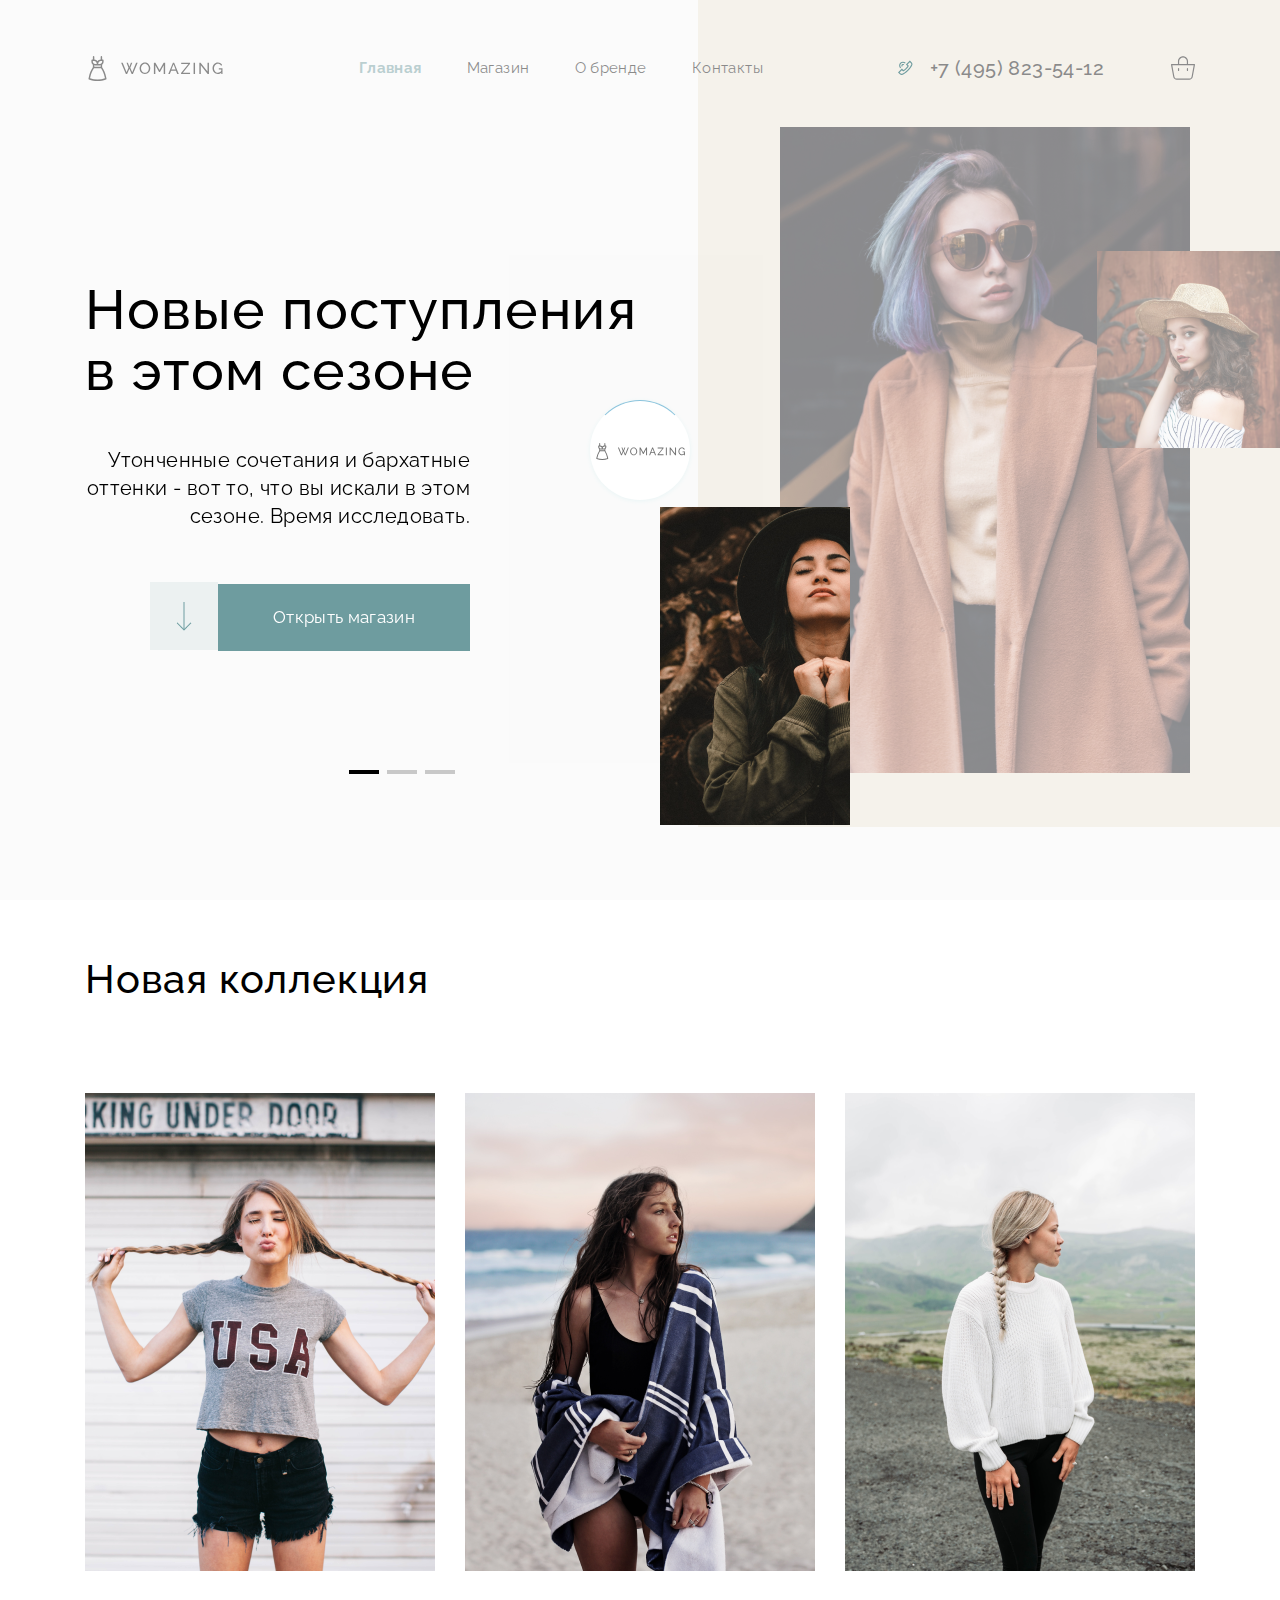
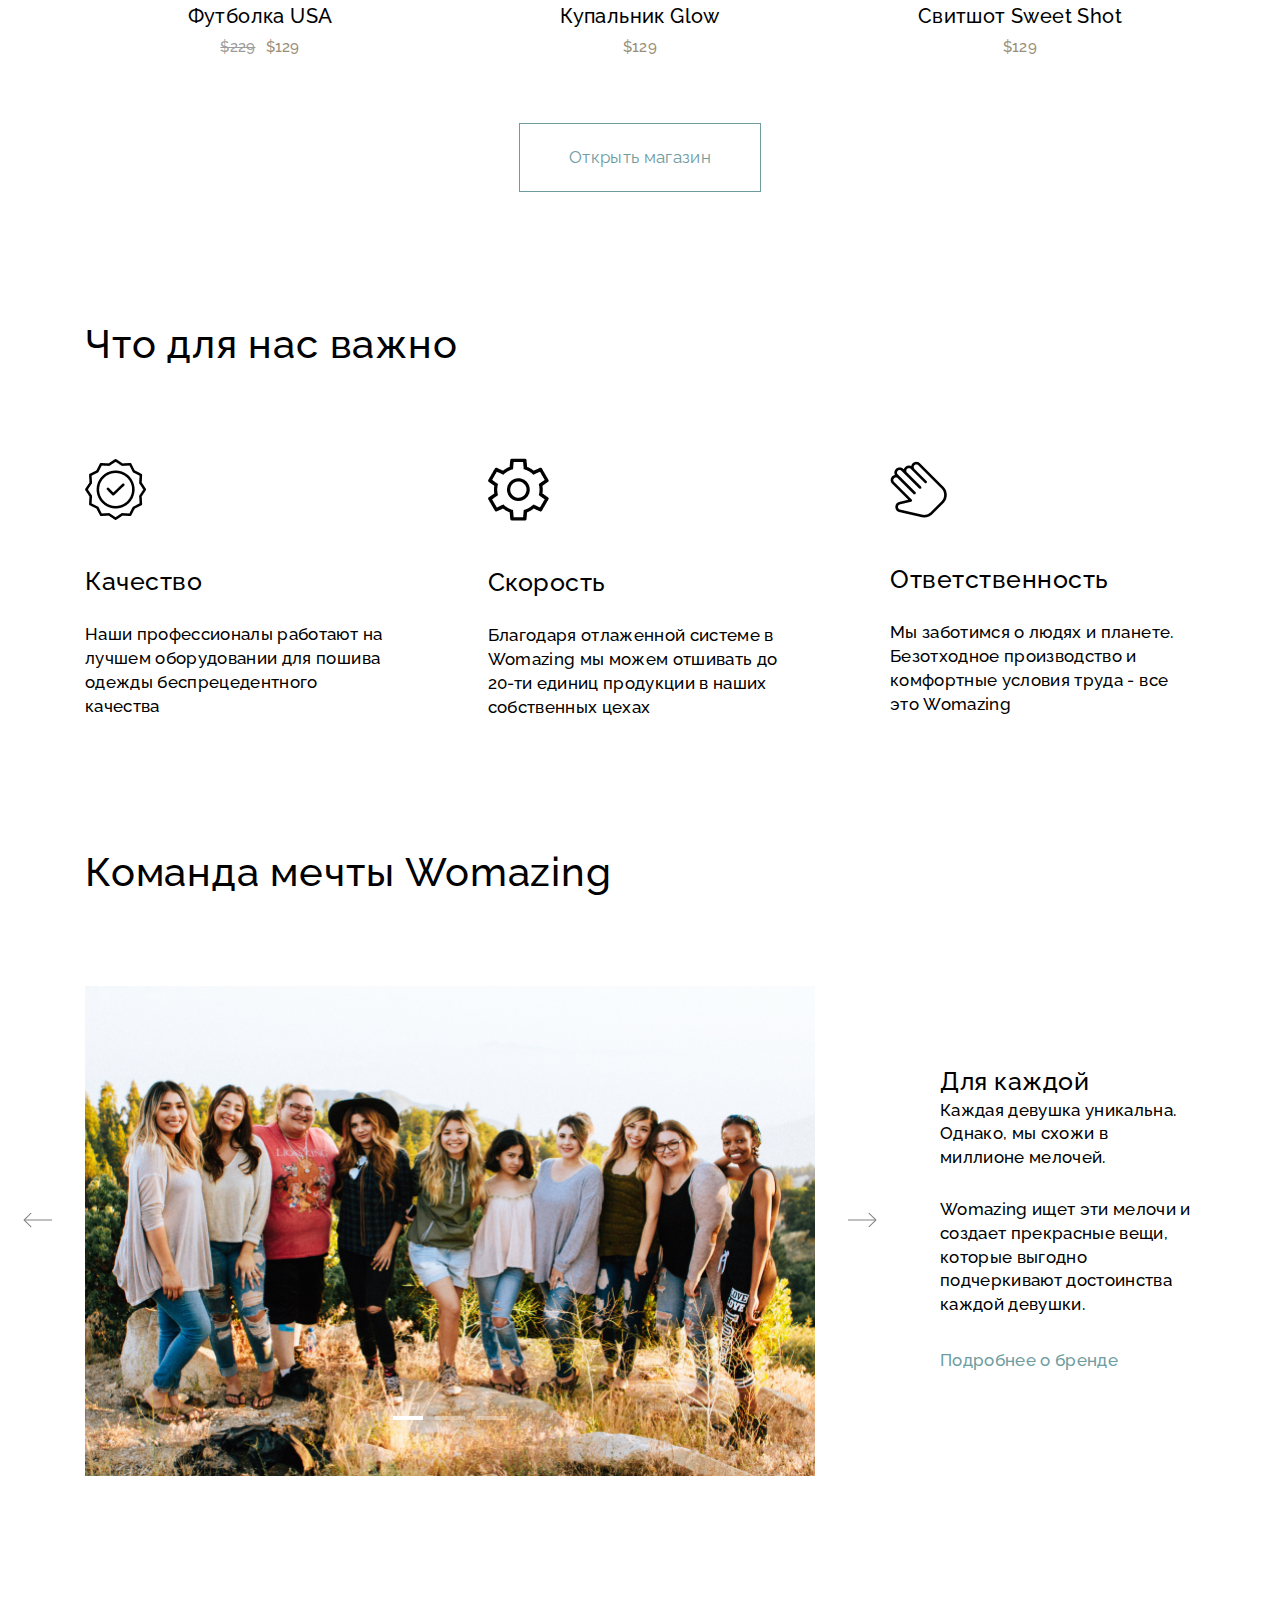
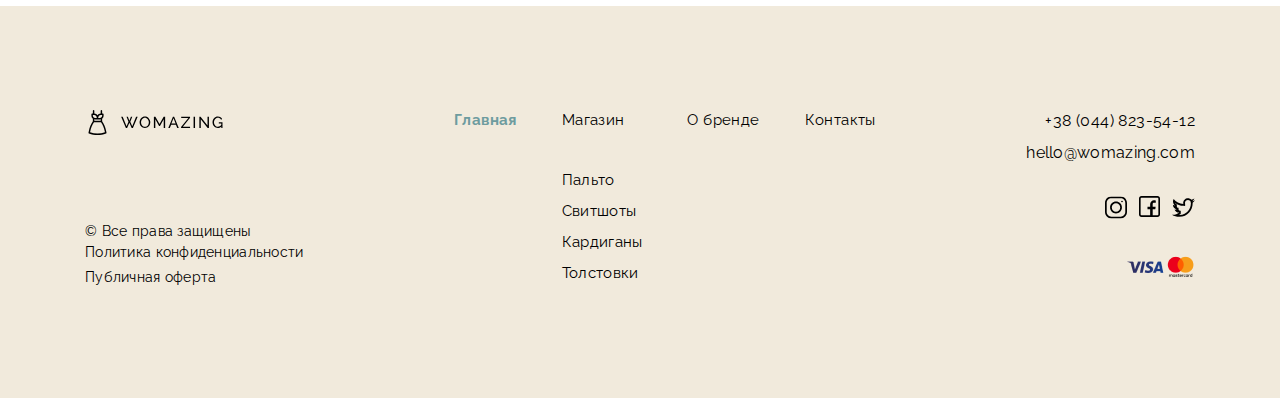
<file: index.html>
<!DOCTYPE html>
<html lang="ru">
    <head>
        <meta charset="UTF-8">
        <meta http-equiv="X-UA-Compatible" content="IE=edge">
        <meta name="viewport" content="width=device-width, initial-scale=1.0">
        <title>WOMAZING</title>
        <meta name="description" content="Только у нас качественная и недорогая одежда">
        <meta name="keywords" content="womazing , magazin , одежда ,  вомазинг">
        <meta property="og:title" content="Лучшая качественная одежда 'womazing'">
        <meta property="og:description" content="Только у нас самая качественная одежда , лучшие и приемлимые цены">
        <meta property="og:type" content="article">
        <meta data-n-head="ssr" data-hid="og:image" property="og:image" content="https://alexpushka0.github.io/womazing1/assest/img/preveiw.png">
        <meta property="og:image" content="http://alexpushka0.github.io/womazing1/assest/img/preveiw.png">
        <meta property="og:site_name" content="WOMAZING">
        <meta name="theme-color" content="#091E31">
        <link rel="apple-touch-icon" href="./assest/img/apple-touch-icon.svg">
        <link rel="icon" type="image/png" href="./assest/img/favecon.svg">
        <link rel="preconnect" href="https://fonts.googleapis.com">
        <link rel="preconnect" href="https://fonts.gstatic.com" crossorigin>
        <link href="https://fonts.googleapis.com/css2?family=Raleway:wght@400;500;700&display=swap" rel="stylesheet">
        <link
        rel="stylesheet"
  href="https://cdn.jsdelivr.net/npm/swiper@9/swiper-bundle.min.css"
  >
  <link rel="stylesheet" href="./assest/css/slick.css">
  <link rel="stylesheet" href="./assest/css/main.css">
</head>
<body>
    <!--? Preloader Start -->
    <div id="preloader-active">
        <div class="preloader d-flex align-items-center justify-content-center">
            <div class="preloader-inner position-relative ">
                <div class="preloader-circle"></div>
                <div class="preloader-img pere-text">
                    <img src="./assest/img/logo.svg" alt="logo">
                </div>
            </div>
        </div>
    </div>
    <header class="header header-color">
        <div class="container">
            <div class="nav header-sticky sticky-bar">
                <img src="./assest/img/logo.svg" alt="logo">
                <nav class="menu">
                    <ul class="menu__list">
                        <li class="menu__item active">
                            <a href="index.html">
                                Главная
                            </a>
                        </li>
                        <li class="menu__item">
                            <a href="shop.html">
                                Магазин
                            </a>
                        </li>
                        <li class="menu__item">
                            <a href="info-brand.html">
                                О бренде
                            </a>
                        </li>
                        <li class="menu__item">
                            <a href="contacts.html">
                                Контакты
                            </a>
                        </li>
                </ul>
            </nav>
            <div class="info">
                <div class="info-phone">
                    <div class="info-phone__hover">
                        <img src="./assest/img/telephone.svg" class="info__phone-img">
                        <div class="info-phone__overlay"></div>
                    </div>
                    <a href="tel:+34958235412" class="info-phone__tel">
                        +7 (495) 823-54-12
                    </a>
                </div>
                <a href="basket.html" class="info__basket"> 
                    <img src="./assest/img/shopping-bags .svg" alt="">
                </a>
            </div>
            <div class="burger-menu">
                <h3 class="burger-menu__text">MENU</h3>
                <ul class="burger-menu__list">
                    <li class="menu__item active">
                        <a href="index.html">
                            Главная
                        </a>
                    </li>
                    <li class="menu__item">
                        <a href="shop.html">
                            Магазин
                        </a>
                    </li>
                    <li class="menu__item">
                        <a href="info-brand.html">
                            О бренде
                        </a>
                    </li>
                    <li class="menu__item">
                        <a href="contacts.html">
                            Контакты
                        </a>
                    </li>
                </ul>
            </div>
            <div class="info-modal-offer">
                <div class="info-modal__overlay"></div>
                <form action="#" class="info-modal__form form-modal  js-form" id="form-modal">
                    <img src="./assest/img/Close.png" alt="close" class="info-modal__exit">
                    <h3 class="title-form ">
                        Заказать обратный звонок
                    </h3>
                    <input type="text" class="info-modal__input" placeholder="Имя" name="name" required>
                    <input type="email" class="info-modal__input" placeholder="E-mail" name="email" required>
                    <input type="tel" class="info-modal__input" placeholder="Телефон" name="tel" required>
                    <button type="submit" class="btn form-info-btn">Заказать звонок</button>
                </form>
                
            </div>
            <div class="for-user-offer">
                <div class="info-modal__overlay for-user__overlay"></div>
                <div class="message-for-user">
                    
                    <h3 class="message__title">
                        Отлично! Мы скоро вам перезвоним.
                    </h3>
                    <button type="button" class="message-for__exit">
                        Закрыть
                    </button>
                </div>
            </div> 
        </div> 
    </header>
    
    <section class="slider-produkt">
        <div class="container">
            <div class="wrapp-offer">
                <div class="swiper"> 
                    <div class="swiper-wrapper">
                        <div class="offer swiper-slide">
            <h1 class="offer__title">
                Новые поступления
                в этом сезоне
            </h1>
            <p class="offer__text">
                Утонченные сочетания и бархатные оттенки - вот то, что вы искали в этом сезоне. Время исследовать.
            </p>
            <div class="offer__btn-click">
                <a class="vector" href="#collection">
                    <img src="./assest/img/Vector-blue.png" alt="Vector-blue" class="offer__btn-vector">
                </a>
                <a href="shop.html" class="offer__btn btn">
                    Открыть магазин
                </a>
            </div> 
        </div>
        <div class="offer swiper-slide">
            <h1 class="offer__title">
                Что-то новенькое. Мы заждались тебя.
            </h1>
            <p class="offer__text">
                Надоело искать себя в сером городе? Настало время новых идей, свежих красок и вдохновения с Womazing!
            </p>
            <div class="offer__btn-click">
                <a class="vector" href="#collection">
                    <img src="./assest/img/Vector-blue.png" alt="Vector-blue" class="offer__btn-vector">
                </a>
                <a href="shop.html" class="offer__btn btn">
                    Открыть магазин
                </a>
            </div>
        </div>
        
        <div class="offer swiper-slide">
            <h1 class="offer__title">
                Включай новый сезон с WOMAZING
            </h1>
            <p class="offer__text">
                Мы обновили ассортимент - легендарные коллекции и новинки от отечественных дизайнеров
            </p>
            <div class="offer__btn-click">
                <a class="vector" href="#collection">
            <img src="./assest/img/Vector-blue.png" alt="Vector-blue" class="offer__btn-vector">
        </a>
        <a href="shop.html" class="offer__btn btn">
            Открыть магазин
        </a>
    </div>
</div>
</div>
<div class="dots swiper-pagination">
    <div class="dot active"></div>
    <div class="dot"></div>
    <div class="dot"></div>
</div>
</div>  

<div class="model-img">
    <div class="model-img__left"></div>
    <div class="model-img__center"></div>
    <div class="model-img__right"></div>
</div>
</div>

</div>
</div>
</div>
</div> 
</section>  
<section class="collection" id="collection">
    <div class="container">
        <h2 class="title title_collection">
            Новая коллекция
        </h2>
        <div class="wrapper">
            <div class="clothes">
                <div class="clothes-photo">
                    <img src="./assest/img/usagirl.png" alt="" class="clothes__img">
                    <a href="shop.html" class="clothes__overlay"></a>
                </div>
                <h3 class="clothes-title">
                    Футболка USA
                </h3>
                <div class="span-mone-old">
                    <span class="clothes-span old">$229</span>
                    <span class="clothes-span">$129</span>
                 </div> 
                </div>
                <div class="clothes">
                    <div class="clothes-photo">
                        <img src="./assest/img/seagirl.png" alt="" class="clothes__img">
                        <a href="shop.html" class="clothes__overlay"></a>
                    </div>
                    <h3 class="clothes-title">
                        Купальник Glow
                    </h3>
                    <span class="clothes-span">$129</span>
                </div>
                <div class="clothes">
                    <div class="clothes-photo">
                        <img src="./assest/img/whilegirl.png" alt="" class="clothes__img">
                        <a href="shop.html" class="clothes__overlay"></a>
                    </div>
                    <h3 class="clothes-title">
                        Свитшот Sweet Shot
                    </h3>
                    <span class="clothes-span">$129</span>
                </div>
            </div>
            <div class="clothes-buy">
                <a class="clothes-btn btn" href="shop.html">
                    Открыть магазин
                </a>
            </div> 
        </div>
    </section>
    <section class="important">
        <div class="container">
            <h2 class="title title_important">
                Что для нас важно
            </h2>
            <div class="offer-advantages">
                <div class="advantage">
                    <img src="./assest/img/quality.png" alt="" class="advantage__img">
                    <h3 class="advantage__title">Качество</h3>
                    <p class="advantage__text">Наши профессионалы работают на лучшем оборудовании для пошива одежды беспрецедентного качества</p>
                </div>
                <div class="advantage">
                    <img src="./assest/img/Vector.png" alt="" class="advantage__img">
                    <h3 class="advantage__title">Скорость</h3>
                    <p class="advantage__text">Благодаря отлаженной системе в Womazing мы можем отшивать до 20-ти единиц продукции в наших собственных цехах</p>
                </div>
                <div class="advantage">
                    <img src="./assest/img/Group.png" alt="" class="advantage__img">
                    <h3 class="advantage__title">Ответственность</h3>
                    <p class="advantage__text">Мы заботимся о людях и планете. Безотходное производство и комфортные условия труда - все это Womazing</p>
                </div>
            </div>
        </div>
    </section>
    <section class="dream-team">    
        <div class="container">
            <h2 class="title title_dream-team">
                Команда мечты Womazing
            </h2>
            <div class="offer-wrapp">
                <div class="swiper-gerls">
                    <div class="offer__img">
                        <img src="./assest/img/slider-one-wom.png" alt=""  class="dream-team__photo active">
                        <img src="./assest/img/gerls.png" alt="" class="dream-team__photo ">
                        <img src="./assest/img/three-slider-wos.png" alt="" class="dream-team__photo">
                    </div>
                    <div class="points">
                        <button type="button" class="point active"></button>
                        <button type="button" class="point"></button>
                        <button type="button"  class="point"></button>
                    </div>
                    <div class="arrows">
                        <button type="button" class="button-prev">
                            <img src="./assest/img/Vectorgo2.png" alt="">
                        </button>
                        <button type="button" class="button-next">
                            <img src="./assest/img/Vectorgo.png" alt="">
                        </button> 
                    </div>
                </div>   
              <div class="content-info">
                  <h3 class="content-info__title">
                      Для каждой
                    </h3>
                    <p class="content-info__text">
                        Каждая девушка уникальна. Однако, мы схожи в миллионе мелочей.
                    </p>
                    <p class="content-info__text">
                        Womazing ищет эти мелочи и создает прекрасные вещи, которые выгодно подчеркивают достоинства каждой девушки.
                    </p>
                    <a href="info-brand.html" class="content-info__btn">
                        Подробнее о бренде
                    </a>
                </div>
            </div>
        </div>
    </div>
</section>
<footer class="footer">
    <div class="container">
        <div class="links">
            <div class="logo-war">
                <img src="./assest/img/logo.svg" alt="logo">
                <div class="logo-war__text">
                    <span class="logo-war__span">© Все права защищены</span>
                    <a  href="#" class="logo-war__info">Политика конфиденциальности</a>
                    <a href="#" class="logo-war__info">Публичная оферта</a>
                </div>
            </div>
            <nav class="menu">
                <ul class="menu__list">
                    <li class="menu__item active">
                        <a href="index.html">
                            Главная
                        </a>
                    </li>
                    <li class="menu__item">
                        <a href="shop.html">
                            Магазин
                        </a>
                        <div class="shop-assorti">
                            <ul>
                                <li class="shop-assorti__item"><a href="shop.html#properties__item">Пальто</a></li>
                                <li class="shop-assorti__item"><a href="shop.html#properties__item">Свитшоты</a></li>
                                <li class="shop-assorti__item"><a href="shop.html#properties__item">Кардиганы</a></li>
                                <li class="shop-assorti__item"><a href="shop.html#properties__item"> Толстовки</a></li>
                            </ul> 
                        </div>
                    </li>
                    <li class="menu__item">
                        <a href="info-brand.html">
                            О бренде
                        </a>
                    </li>
                    <li class="menu__item">
                        <a href="contacts.html">
                            Контакты
                        </a>
                    </li>
                </ul>
            </nav>
            <div class="messengers">
                <div class="messengers-tel-mail">
                    <a href="tel:380448235412" class="messengers__tel" >
                        +38 (044) 823-54-12
                    </a>
                    <a href="mailto:hello@womazing.com" class="messengers__mail">hello@womazing.com</a>
                </div>  
                <div class="messengers-life">
                    <div class="messengers-life__icon">
                        <!--noindex-->
                        <a href="https://www.instagram.com/" rel="nofollow noopener noreferrer" target="_blank">
                            <img src="./assest/img/instagram.svg" alt="instagram" >
                        </a>
                        <!--/noindex-->
                    </div>
                    <div class="messengers-life__icon">
                        
                        <!--noindex-->
                        <a href="https://www.facebook.com/" rel="nofollow noopener noreferrer" target="_blank">
                            <img src="./assest/img/facebook.svg" alt="facebook" >
                        </a>
                        <!--/noindex-->
                    </div>
                    <div class="messengers-life__icon">
                        <!--noindex-->
                        <a href="https://www.twitter.com/" rel="nofollow noopener noreferrer" target="_blank">
                            <img src="./assest/img/twitter .svg" alt="twitter" >
                        </a>
                        <!--/noindex-->
                    </div>
                </div>
                <div class="messengers-visa">
                    <img src="./assest/img/visa-mastercard.png" alt="visa-mastercard" class="visa-mastercard">
                </div>
            </div>
        </div>
    </div>
</div>
</div>
</footer>
<script src="./assest/js/jquery-3.5.1.min.js"></script> 
<script src="./assest/js/jquery.validate.js"></script>
<script src="./assest/js/slick.min.js"></script>
<script src="https://cdn.jsdelivr.net/npm/swiper@9/swiper-bundle.min.js"></script>
<script src="./assest/js/main.js"></script>
</body>
</html>
</file>
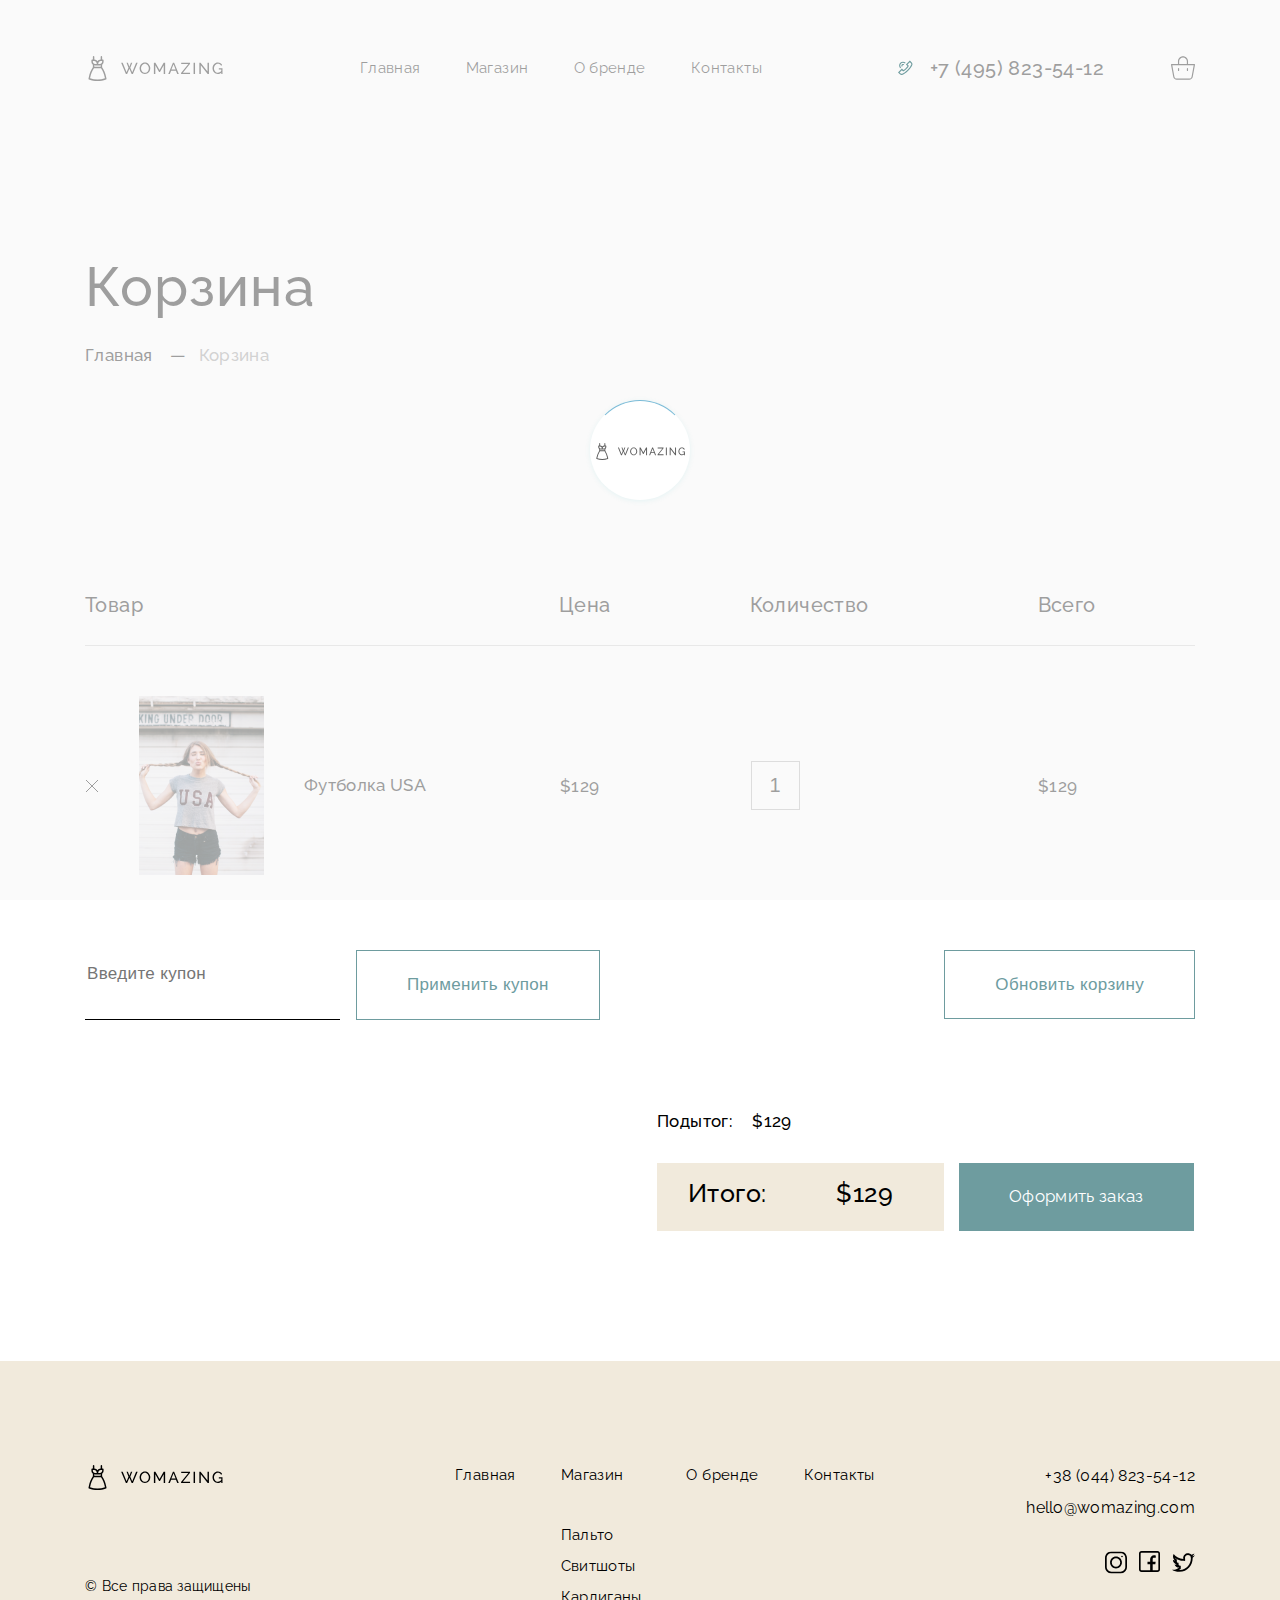
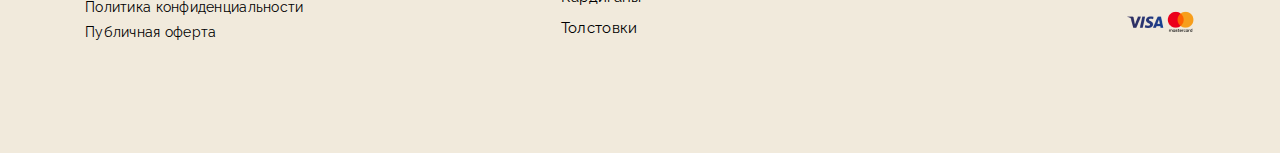
<file: basket.html>
<!DOCTYPE html>
<html lang="ru">
    <head>
        <meta charset="UTF-8">
        <meta http-equiv="X-UA-Compatible" content="IE=edge">
        <meta name="viewport" content="width=device-width, initial-scale=1.0">
        <title>WOMAZING</title>
        <meta name="description" content="Только у нас качественная и недорогая одежда">
        <meta name="keywords" content="womazing , magazin , одежда ,  вомазинг">
        <meta property="og:title" content="Лучшая качественная одежда 'womazing'">
        <meta property="og:description" content="Только у нас самая качественная одежда , лучшие и приемлимые цены">
        <meta property="og:type" content="article">
        <meta data-n-head="ssr" data-hid="og:image" property="og:image" content="https://alexpushka0.github.io/womazing1/assest/img/preveiw.png">
        <meta property="og:image" content="https://alexpushka0.github.io/womazing1/assest/img/preveiw.png">
        <meta property="og:site_name" content="WOMAZING">
        <meta name="theme-color" content="#091E31">
        <link rel="apple-touch-icon" href="./assest/img/apple-touch-icon.svg">
        <link rel="icon" type="image/png" href="./assest/img/favecon.svg">
        <link rel="preconnect" href="https://fonts.googleapis.com">
        <link rel="preconnect" href="https://fonts.gstatic.com" crossorigin>
        <link href="https://fonts.googleapis.com/css2?family=Raleway:wght@400;500;700&display=swap" rel="stylesheet">
        <link rel="stylesheet" href="./assest/css/main.css">
    </head>
<body>
    <!-- ? Preloader Start -->
    <div id="preloader-active">
        <div class="preloader d-flex align-items-center justify-content-center">
            <div class="preloader-inner position-relative ">
                <div class="preloader-circle"></div>
                <div class="preloader-img pere-text">
                    <img src="./assest/img/logo.svg" alt="logo">
                </div>
            </div>
        </div>
    </div>
    <header class="header">
        <div class="container">
            <div class="nav header-sticky sticky-bar">  
                <img src="./assest/img/logo.svg" alt="logo">
                <nav class="menu">
                    <ul class="menu__list">
                        <li class="menu__item">
                            <a href="index.html">
                                Главная
                            </a>
                        </li>
                        <li class="menu__item ">
                            <a href="shop.html">
                                Магазин
                            </a>
                        </li>
                    <li class="menu__item">
                        <a href="info-brand.html">
                            О бренде
                        </a>
                    </li>
                    <li class="menu__item">
                        <a href="contacts.html">
                            Контакты
                        </a>
                    </li>
                </ul>
            </nav>
            <div class="info">
                <div class="info-phone">
                    <div class="info-phone__hover">
                        <img src="./assest/img/telephone.svg" class="info__phone-img">
                        <div class="info-phone__overlay"></div>
                    </div>
                    <a href="tel:+34958235412" class="info-phone__tel">
                        +7 (495) 823-54-12
                    </a>
                </div>
                <a href="basket.html" class="info__basket"> 
                    <img src="./assest/img/shopping-bags .svg" alt="">
                </a>
            </div>
            <div class="burger-menu">
                <h3 class="burger-menu__text">MENU</h3>
                <ul class="burger-menu__list">
                    <li class="menu__item">
                        <a href="index.html">
                            Главная
                        </a>
                    </li>
                    <li class="menu__item">
                        <a href="shop.html">
                            Магазин
                        </a>
                    </li>
                    <li class="menu__item">
                        <a href="info-brand.html">
                            О бренде
                        </a>
                    </li>
                    <li class="menu__item">
                        <a href="contacts.html">
                            Контакты
                        </a>
                    </li>
                </ul>
            </div>
            <div class="info-modal-offer">
                <div class="info-modal__overlay"></div>
                <form action="#" class="info-modal__form form-modal  js-form" id="form-modal">
                    <img src="./assest/img/Close.png" alt="close" class="info-modal__exit">
                    <h3 class="title-form ">
                        Заказать обратный звонок
                    </h3>
                    <input type="text" class="info-modal__input" placeholder="Имя" name="name" required>
                    <input type="email" class="info-modal__input" placeholder="E-mail" name="email" required>
                    <input type="tel" class="info-modal__input" placeholder="Телефон" name="tel" required>
                    <button type="submit" class="btn form-info-btn">Заказать звонок</button>
                </form>
            </div>
            <div class="for-user-offer">
                <div class="info-modal__overlay for-user__overlay"></div>
                <div class="message-for-user">
                    
                    <h3 class="message__title">
                        Отлично! Мы скоро вам перезвоним.
                    </h3>
                    <button type="button" class="message-for__exit">
                        Закрыть
                    </button>
                </div>
            </div> 
        </div> 
    </header>
    <section class="navigeishons">
        <div class="container">
         <h1 class="title ">Корзина</h1>
       <div class="navigeishon-blok"> 
         <span class="navigeishon-blok__one">
           <a href="index.html">Главная</a>
         </span>
         <span class="navigeishon-blok__shop active">Корзина</span>
       </div> 
     </div> 
     </section>
     <section class="basket-order">
        <div class="container">
           <div class="product-backet"> 
            <ul class="product-tabs">
                <li class="product__tab product__tab_one">
                    Товар
                </li>
                <li class="product__tab product__tab_two">
                    Цена
                </li>
                <li class="product__tab product__tab_three">
                    Количество
                </li>
                <li class="product__tab product__tab_four">
                    Всего
                </li>
            </ul>
          </div>
          <div class="basic-content">
           <a href="one-item.html" class="basic-vector">
            <img src="./assest/img/Vector-basket.svg" alt="vector" class="basic-vector__bth">
          </a> 
            <div class="one-product">
                <img src="./assest/img/Товар-basket.png" alt="img" class="one-product__img">
                <p class="one-product__text">Футболка USA</p>
            </div>
            <span class="one-product__span">$129</span>
            <div class="basket-input"> 
                 <input type="number" required class="input-number input-number_heght" value="1">
              </div>
              <span class="basic-product__span">$129</span>
          </div>
          <div class="control-product">
            <form action="#" class="control-kypon">
                <input type="text" placeholder="Введите купон" name="text" class="control-kypon__input">
                <button type="submit" class="control-kypon__button">Применить купон</button>
            </form>
            <button  class="control-kypon__basket " >Обновить корзину</button>
            <p class="control-kypon__text">Вы получаете скидку на следующею покупку в размере 20%</p>
            <p class="control-kypon__false">Неправильно набран промокод</p>
          </div>
          <div class="money-total">
            <div class="subtotal">
                <p class="subtotal__text">Подытог:</p>
                <span class="subtotal__text">$129</span>
            </div>
            <div class="total-order">
                <div class="total">
                    <p class="total__text">Итого:</p>
                    <span  class="total__text">$129</span>
                </div>
                <a href="checkout.html" class="total-order__btn btn">Оформить заказ</a>
            </div>
          </div>
        </div>
     </section>
     <footer class="footer">
        <div class="container">
            <div class="links">
                <div class="logo-war">
                    <img src="./assest/img/logo.svg" alt="logo">
                    <div class="logo-war__text">
                        <span class="logo-war__span">© Все права защищены</span>
                        <a  href="#" class="logo-war__info">Политика конфиденциальности</a>
                        <a href="#" class="logo-war__info">Публичная оферта</a>
                    </div>
                </div>
                <nav class="menu">
                    <ul class="menu__list">
                        <li class="menu__item">
                            <a href="index.html">
                                Главная
                            </a>
                        </li>
                        <li class="menu__item">
                            <a href="shop.html">
                                Магазин
                            </a>
                            <div class="shop-assorti">
                                <ul>
                                    <li class="shop-assorti__item"><a href="shop.html#properties__item">Пальто</a></li>
                                    <li class="shop-assorti__item"><a href="shop.html#properties__item">Свитшоты</a></li>
                                    <li class="shop-assorti__item"><a href="shop.html#properties__item">Кардиганы</a></li>
                                    <li class="shop-assorti__item"><a href="shop.html#properties__item"> Толстовки</a></li>
                                </ul> 
                            </div>
                        </li>
                        <li class="menu__item">
                            <a href="info-brand.html">
                                О бренде
                            </a>
                        </li>
                        <li class="menu__item">
                            <a href="contacts.html">
                                Контакты
                            </a>
                        </li>
                    </ul>
                </nav>
                <div class="messengers">
                    <div class="messengers-tel-mail">
                        <a href="tel:380448235412" class="messengers__tel" >
                            +38 (044) 823-54-12
                        </a>
                        <a href="mailto:hello@womazing.com" class="messengers__mail">hello@womazing.com</a>
                    </div>  
                    <div class="messengers-life">
                        <div class="messengers-life__icon">
                            <!--noindex-->
                            <a href="https://www.instagram.com/" rel="nofollow noopener noreferrer" target="_blank">
                                <img src="./assest/img/instagram.svg" alt="instagram" >
                            </a>
                            <!--/noindex-->
                        </div>
                        <div class="messengers-life__icon">
                            
                            <!--noindex-->
                            <a href="https://www.facebook.com/" rel="nofollow noopener noreferrer" target="_blank">
                                <img src="./assest/img/facebook.svg" alt="facebook" >
                            </a>
                            <!--/noindex-->
                        </div>
                        <div class="messengers-life__icon">
                            <!--noindex-->
                            <a href="https://www.twitter.com/" rel="nofollow noopener noreferrer" target="_blank">
                                <img src="./assest/img/twitter .svg" alt="twitter" >
                            </a>
                            <!--/noindex-->
                        </div>
                    </div>
                    <div class="messengers-visa">
                        <img src="./assest/img/visa-mastercard.png" alt="visa-mastercard" class="visa-mastercard">
                    </div>
                </div>
            </div>
        </div>
    </div>
    </div>
    </footer>
    <script src="./assest/js/jquery-3.5.1.min.js"></script> 
<script src="./assest/js/jquery.validate.js"></script>
<script src="https://cdn.jsdelivr.net/npm/swiper@9/swiper-bundle.min.js"></script>
<script src="./assest/js/slick.min.js"></script>
<script src="./assest/js/main.js"></script>
</body>
</html>
</file>
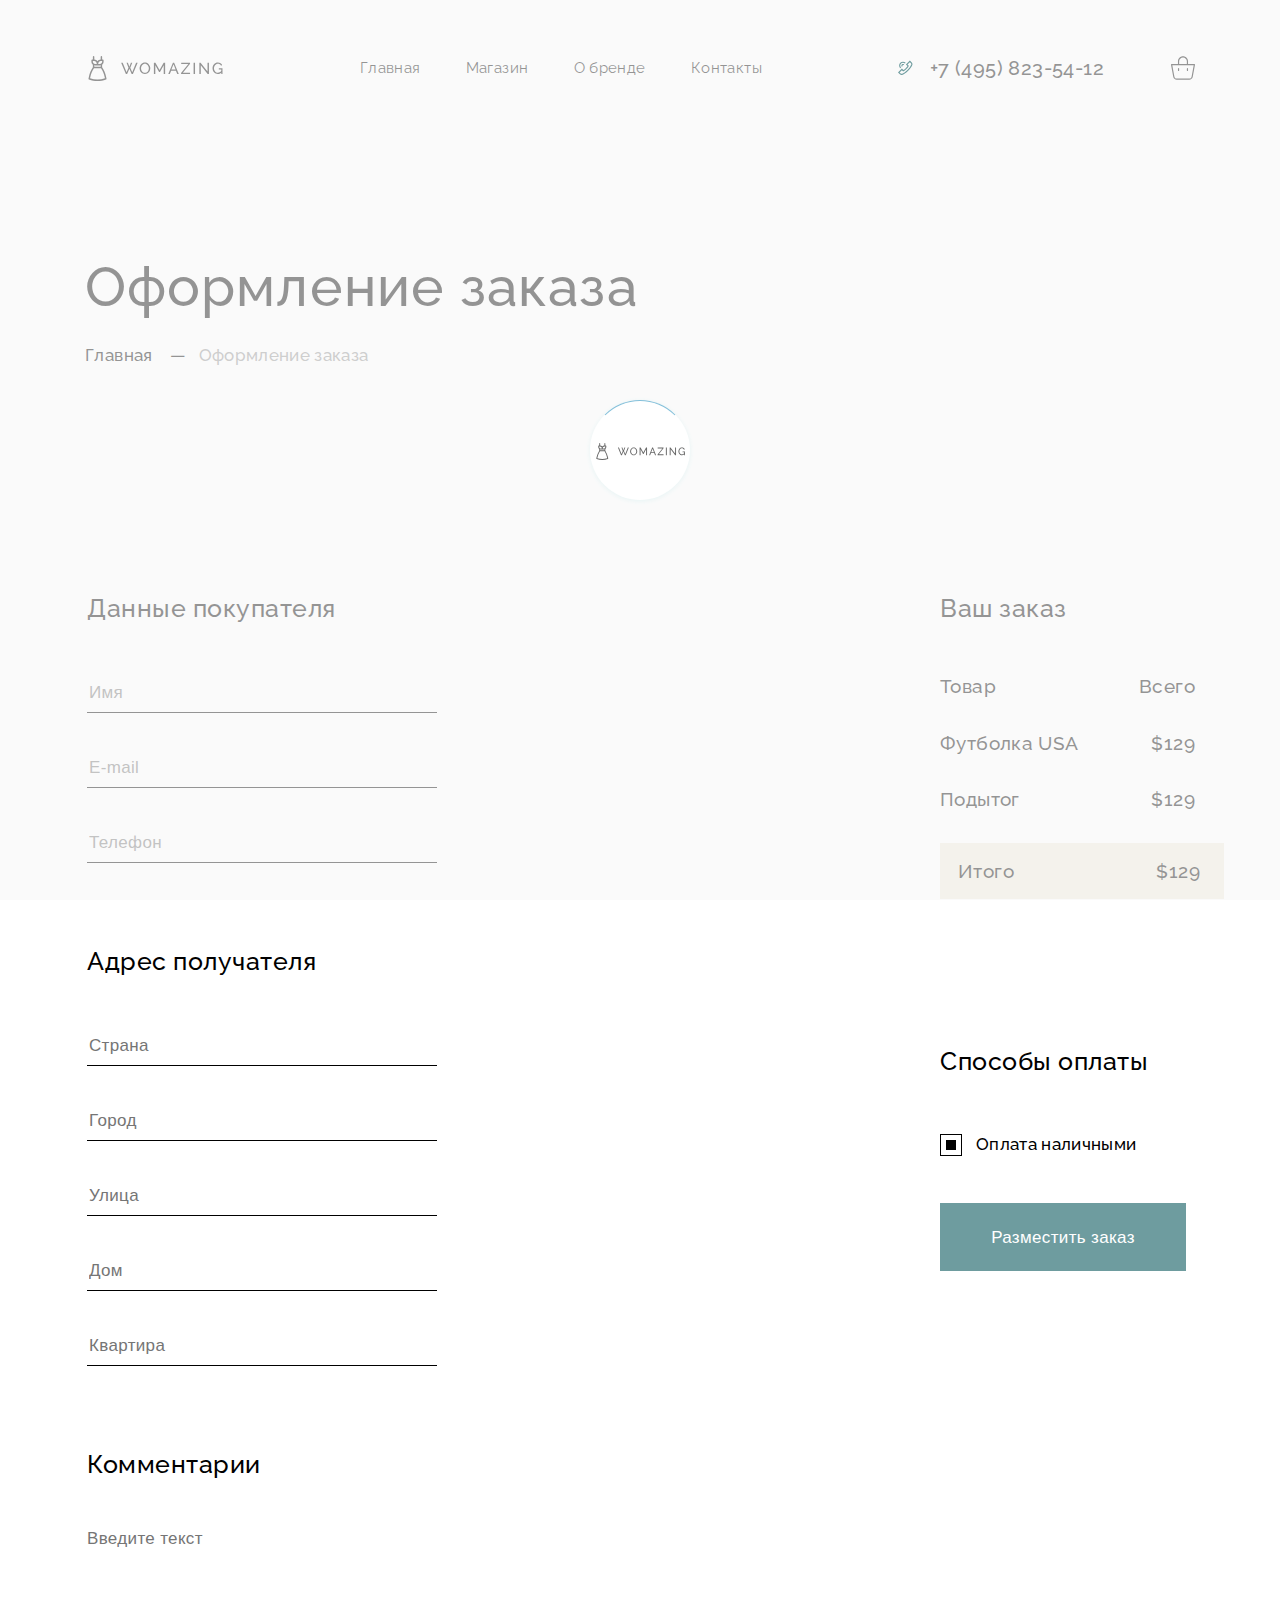
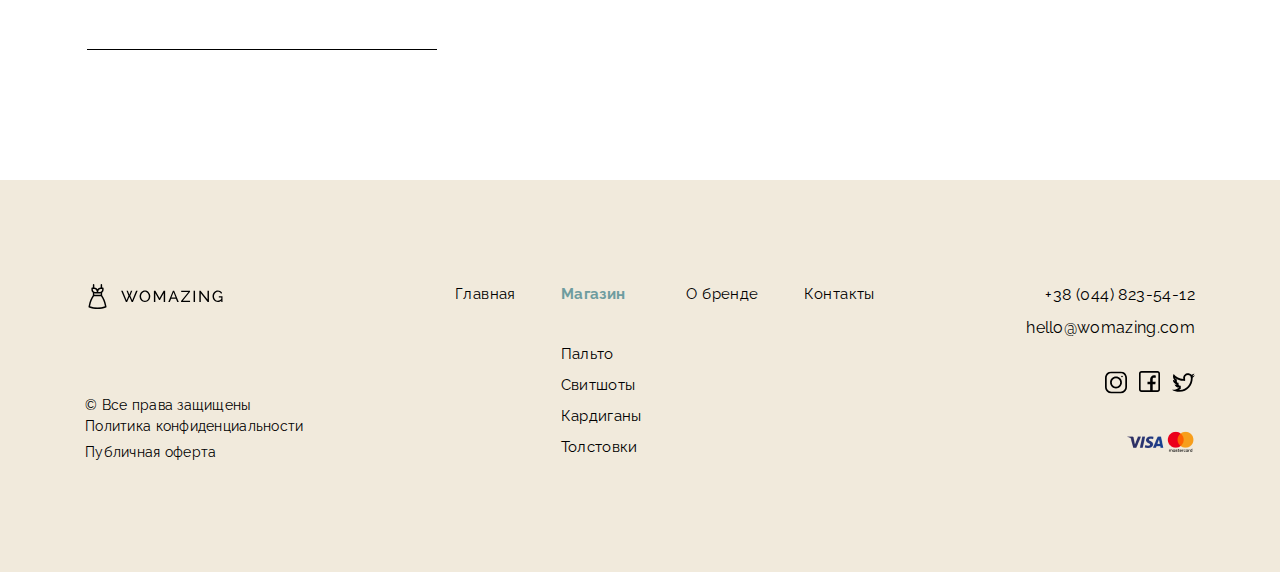
<file: checkout.html>
<!DOCTYPE html>
<html lang="ru">
    <head>
        <meta charset="UTF-8">
        <meta http-equiv="X-UA-Compatible" content="IE=edge">
        <meta name="viewport" content="width=device-width, initial-scale=1.0">
        <title>WOMAZING</title>
        <meta name="description" content="Только у нас качественная и недорогая одежда">
        <meta name="keywords" content="womazing , magazin , одежда ,  вомазинг">
        <meta property="og:title" content="Лучшая качественная одежда 'womazing'">
        <meta property="og:description" content="Только у нас самая качественная одежда , лучшие и приемлимые цены">
        <meta property="og:type" content="article">
        <meta data-n-head="ssr" data-hid="og:image" property="og:image" content="https://alexpushka0.github.io/womazing1/assest/img/preveiw.png">
        <meta property="og:image" content="https://alexpushka0.github.io/womazing1/assest/img/preveiw.png">
        <meta property="og:site_name" content="WOMAZING">
        <meta name="theme-color" content="#091E31">
        <link rel="apple-touch-icon" href="./assest/img/apple-touch-icon.svg">
        <link rel="icon" type="image/png" href="./assest/img/favecon.svg">
        <link rel="preconnect" href="https://fonts.googleapis.com">
        <link rel="preconnect" href="https://fonts.gstatic.com" crossorigin>
        <link href="https://fonts.googleapis.com/css2?family=Raleway:wght@400;500;700&display=swap" rel="stylesheet">
        <link
        rel="stylesheet"
  href="https://cdn.jsdelivr.net/npm/swiper@9/swiper-bundle.min.css"
  >
  <link rel="stylesheet" href="./assest/css/slick.css">
  <link rel="stylesheet" href="./assest/css/main.css">
</head>
<body>
    <!--? Preloader Start -->
    <div id="preloader-active">
        <div class="preloader d-flex align-items-center justify-content-center">
            <div class="preloader-inner position-relative ">
                <div class="preloader-circle"></div>
                <div class="preloader-img pere-text">
                    <img src="./assest/img/logo.svg" alt="logo">
                </div>
            </div>
        </div>
    </div>
    <header class="header">
        <div class="container">
            <div class="nav header-sticky sticky-bar">
                <img src="./assest/img/logo.svg" alt="logo">
                <nav class="menu">
                    <ul class="menu__list">
                        <li class="menu__item">
                            <a href="index.html">
                                Главная
                            </a>
                        </li>
                        <li class="menu__item">
                            <a href="shop.html">
                                Магазин
                            </a>
                        </li>
                        <li class="menu__item">
                            <a href="info-brand.html">
                                О бренде
                            </a>
                        </li>
                        <li class="menu__item">
                            <a href="contacts.html">
                                Контакты
                            </a>
                        </li>
                </ul>
            </nav>
            <div class="info">
                <div class="info-phone">
                    <div class="info-phone__hover">
                        <img src="./assest/img/telephone.svg" class="info__phone-img">
                        <div class="info-phone__overlay"></div>
                    </div>
                    <a href="tel:+34958235412" class="info-phone__tel">
                        +7 (495) 823-54-12
                    </a>
                </div>
                <a href="basket.html" class="info__basket"> 
                    <img src="./assest/img/shopping-bags .svg" alt="">
                </a>
            </div>
            <div class="burger-menu">
                <h3 class="burger-menu__text">MENU</h3>
                <ul class="burger-menu__list">
                    <li class="menu__item">
                        <a href="index.html">
                            Главная
                        </a>
                    </li>
                    <li class="menu__item">
                        <a href="shop.html">
                            Магазин
                        </a>
                    </li>
                    <li class="menu__item">
                        <a href="info-brand.html">
                            О бренде
                        </a>
                    </li>
                    <li class="menu__item">
                        <a href="contacts.html">
                            Контакты
                        </a>
                    </li>
                </ul>
            </div>
            <div class="info-modal-offer">
                <div class="info-modal__overlay"></div>
                <form action="#" class="info-modal__form form-modal  js-form" id="form-modal">
                    <img src="./assest/img/Close.png" alt="close" class="info-modal__exit">
                    <h3 class="title-form ">
                        Заказать обратный звонок
                    </h3>
                    <input type="text" class="info-modal__input" placeholder="Имя" name="name" required>
                    <input type="email" class="info-modal__input" placeholder="E-mail" name="email" required>
                    <input type="tel" class="info-modal__input" placeholder="Телефон" name="tel" required>
                    <button type="submit" class="btn form-info-btn">Заказать звонок</button>
                </form>
                
            </div>
            <div class="for-user-offer">
                <div class="info-modal__overlay for-user__overlay"></div>
                <div class="message-for-user">
                    
                    <h3 class="message__title">
                        Отлично! Мы скоро вам перезвоним.
                    </h3>
                    <button type="button" class="message-for__exit">
                        Закрыть
                    </button>
                </div>
            </div> 
        </div> 
    </header>
    <section class="navigeishons">
        <div class="container">
         <h1 class="title title__width">Оформление заказа</h1>
         <div class="navigeishon-blok"> 
             <span class="navigeishon-blok__one">
                 <a href="index.html">Главная</a>
                </span>
                <span class="navigeishon-blok__shop active">Оформление заказа</span>
            </div> 
        </div> 
    </section>
    <section class="checkout">
        <div class="container">
            <div class="checkout-wrapper">
                <form action="#" class="checkout-form" id="big-form">
                    <legend class="checkout-form__item">
                        <h3 class="checkout-form__title">Данные покупателя</h3>
                        <input type="text" class="checkout-form__input    info-modal__input" placeholder="Имя" name="name" required>
                        <input type="email" class=" checkout-form__input  info-modal__input" placeholder="E-mail" name="email" required>
                        <input type="tel" class=" checkout-form__input  info-modal__input" placeholder="Телефон" name="tel" required>
                    </legend>
                    <legend class="checkout-form__item">
                        <h3 class="checkout-form__title">Адрес получателя</h3>
                        <input type="text" class="checkout-form__input   info-modal__input" placeholder="Страна" name="text" required>
                        <input type="text" class="checkout-form__input   info-modal__input" placeholder="Город" name="gorod" required>
                        <input type="text" class="checkout-form__input   info-modal__input" placeholder="Улица" name="yliha" required>
                        <input type="text" class="checkout-form__input   info-modal__input" placeholder="Дом" name="dom" required>
                        <input type="text" class="checkout-form__input   info-modal__input" placeholder="Квартира" name="kvartira" required>
                    </legend>
                    <legend class="checkout-form__item">
                        <h3 class="checkout-form__title">Комментарии</h3>
                        <input type="text" class="checkout-form__input  info-modal__input info-modal__input_botton" placeholder="Введите текст" name="messages">
                    </legend>
                </form>
                <div class="checkout-order">
                    <div class="order-total">
                        <h3 class="order-total__title">
                            Ваш заказ
                        </h3>
                        <ul class="order-total__items">
                            <li class="order-total__item">
                                <h4 class="order-total__text">Товар</h4>
                                <h4 class="order-total__text">Всего</h4>
                            </li>
                            <li class="order-total__item">
                                <h4 class="order-total__text">Футболка USA</h4>
                                <span class="order-total__span">$129</span>
                            </li>
                            <li class="order-total__item">
                                <h4 class="order-total__text">Подытог</h4>
                                <span class="order-total__span">$129</span>
                            </li>
                        <li class="order-total__item active">
                            <h4 class="order-total__text">Итого</h4>
                            <span class="order-total__span">$129</span>
                            </li>
                        </ul>
                    </div>
                    <div  class="payment-method">
                        <h3 class="payment-method__title">
                            Способы оплаты
                        </h3>
                        <div  class="payment-selection">
                            <p class="payment-selection__btn"></p>
                            <p class="payment-selection__text">Оплата наличными</p>
                        </div>
                        <button type="button" class="payment-selection__button" form="big-form" onclick="redirectToSuccessPage()">Разместить заказ</button>
                    </div> 
                </div>
            </div>
        </div>
    </div>
</section>
<footer class="footer ">
    <div class="container">
        <div class="links">
            <div class="logo-war">
                <img src="./assest/img/logo.svg" alt="logo">
                <div class="logo-war__text">
                    <span class="logo-war__span">© Все права защищены</span>
                    <a  href="#" class="logo-war__info">Политика конфиденциальности</a>
                    <a href="#" class="logo-war__info">Публичная оферта</a>
                </div>
            </div>
            <nav class="menu">
                <ul class="menu__list">
                    <li class="menu__item">
                        <a href="index.html">
                            Главная
                        </a>
                    </li>
                    <li class="menu__item active">
                        <a href="shop.html">
                            Магазин
                        </a>
                        <div class="shop-assorti">
                           <ul>
                            <li class="shop-assorti__item"><a href="#properties__item">Пальто</a></li>
                            <li class="shop-assorti__item"><a href="#properties__item">Свитшоты</a></li>
                            <li class="shop-assorti__item"><a href="#properties__item">Кардиганы</a></li>
                            <li class="shop-assorti__item"><a href="#properties__item"> Толстовки</a></li>
                          </ul> 
                        </div>
                    </li>
                    <li class="menu__item">
                        <a href="info-brand.html">
                            О бренде
                        </a>
                    </li>
                    <li class="menu__item">
                        <a href="contacts.html">
                            Контакты
                        </a>
                    </li>
                </ul>
            </nav>
            <div class="messengers">
              <div class="messengers-tel-mail">
                <a href="tel:380448235412" class="messengers__tel" >
                    +38 (044) 823-54-12
                </a>
                <a href="mailto:hello@womazing.com" class="messengers__mail">hello@womazing.com</a>
            </div>  
                <div class="messengers-life">
                   <div class="messengers-life__icon">
                    <!--noindex-->
                    <a href="https://www.instagram.com/" rel="nofollow noopener noreferrer" target="_blank">
                        <img src="./assest/img/instagram.svg" alt="instagram" >
                    </a>
                    <!--/noindex-->
                  </div>
                  <div class="messengers-life__icon">
                   
                    <!--noindex-->
                    <a href="https://www.facebook.com/" rel="nofollow noopener noreferrer" target="_blank">
                        <img src="./assest/img/facebook.svg" alt="facebook" >
                    </a>
                    <!--/noindex-->
                    </div>
                    <div class="messengers-life__icon">
                    <!--noindex-->
                    <a href="https://www.twitter.com/" rel="nofollow noopener noreferrer" target="_blank">
                        <img src="./assest/img/twitter .svg" alt="twitter" >
                    </a>
                    <!--/noindex-->
                    </div>
                </div>
                  <div class="messengers-visa">
                    <img src="./assest/img/visa-mastercard.png" alt="visa-mastercard" class="visa-mastercard">
                  </div>
                </div>
                </div>
            </div>
        </div>
    </div>
</footer>
<script src="./assest/js/jquery-3.5.1.min.js"></script> 
<script src="./assest/js/jquery.validate.js"></script>
<script src="https://cdn.jsdelivr.net/npm/swiper@9/swiper-bundle.min.js"></script>
<script src="./assest/js/slick.min.js"></script>
<script src="./assest/js/main.js"></script>
</body>
</html>
</file>
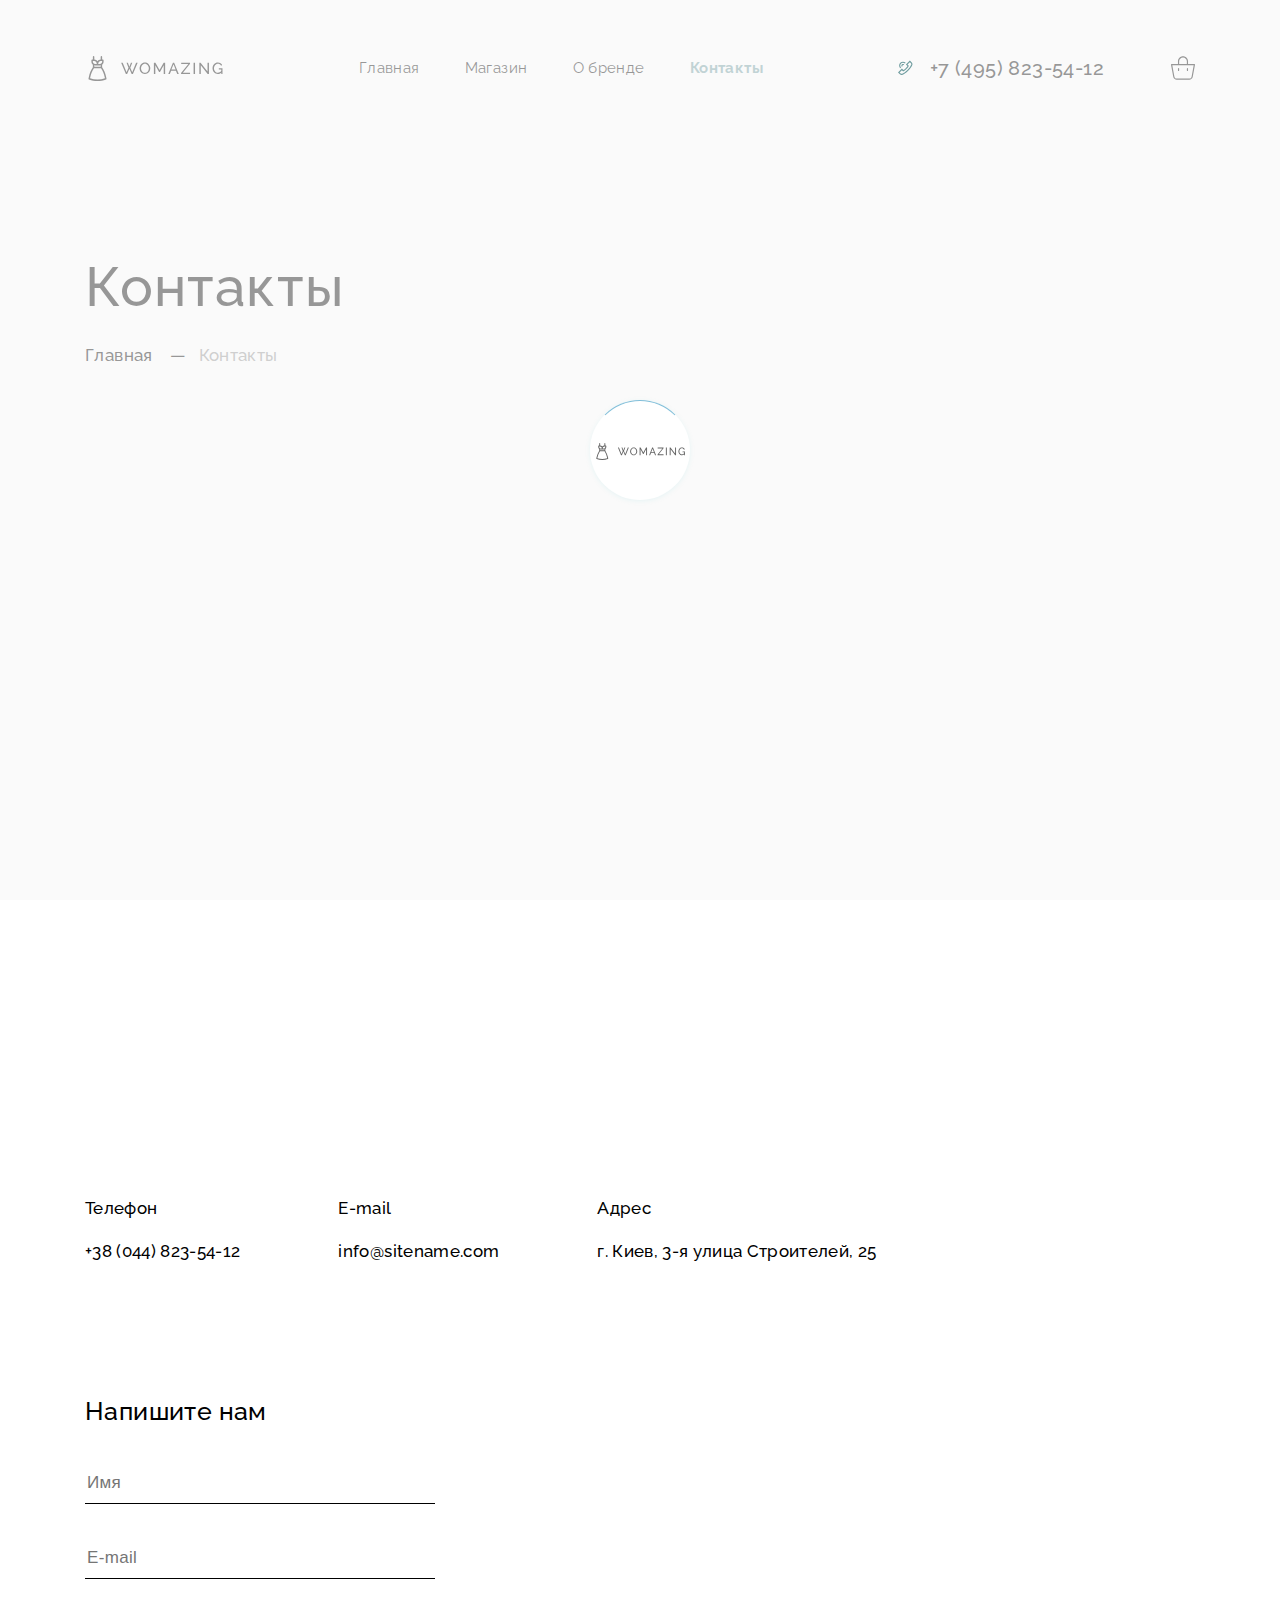
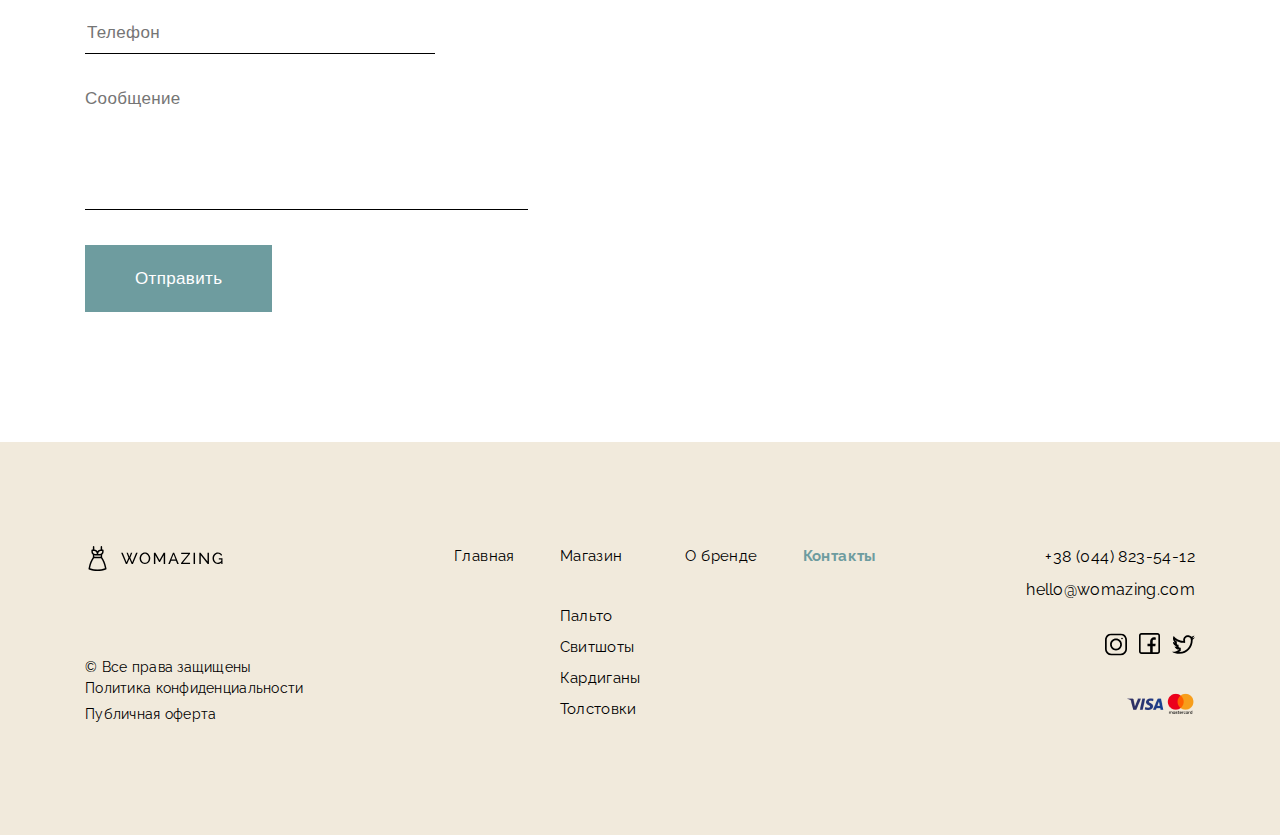
<file: contacts.html>
<!DOCTYPE html>
<html lang="ru">
    <head>
        <meta charset="UTF-8">
        <meta http-equiv="X-UA-Compatible" content="IE=edge">
        <meta name="viewport" content="width=device-width, initial-scale=1.0">
        <title>WOMAZING</title>
        <meta name="description" content="Только у нас качественная и недорогая одежда">
        <meta name="keywords" content="womazing , magazin , одежда ,  вомазинг">
        <meta property="og:title" content="Лучшая качественная одежда 'womazing'">
        <meta property="og:description" content="Только у нас самая качественная одежда , лучшие и приемлимые цены">
        <meta property="og:type" content="article">
        <meta data-n-head="ssr" data-hid="og:image" property="og:image" content="https://alexpushka0.github.io/womazing1/assest/img/preveiw.png">
        <meta property="og:image" content="https://alexpushka0.github.io/womazing1/assest/img/preveiw.png">
        <meta property="og:site_name" content="WOMAZING">
        <meta name="theme-color" content="#091E31">
        <link rel="apple-touch-icon" href="./assest/img/apple-touch-icon.svg">
        <link rel="icon" type="image/png" href="./assest/img/favecon.svg">
        <link rel="preconnect" href="https://fonts.googleapis.com">
        <link rel="preconnect" href="https://fonts.gstatic.com" crossorigin>
        <link href="https://fonts.googleapis.com/css2?family=Raleway:wght@400;500;700&display=swap" rel="stylesheet">
        <link rel="stylesheet" href="./assest/css/main.css">
    </head>
<body>
    <!-- ? Preloader Start -->
    <div id="preloader-active">
        <div class="preloader d-flex align-items-center justify-content-center">
            <div class="preloader-inner position-relative ">
                <div class="preloader-circle"></div>
                <div class="preloader-img pere-text">
                    <img src="./assest/img/logo.svg" alt="logo">
                </div>
            </div>
        </div>
    </div>
    <header class="header">
        <div class="container">
            <div class="nav header-sticky sticky-bar">
                <img src="./assest/img/logo.svg" alt="logo">
                <nav class="menu">
                    <ul class="menu__list">
                        <li class="menu__item">
                            <a href="index.html">
                                Главная
                            </a>
                        </li>
                        <li class="menu__item ">
                            <a href="shop.html">
                                Магазин
                            </a>
                        </li>
                    <li class="menu__item">
                        <a href="info-brand.html">
                            О бренде
                        </a>
                    </li>
                    <li class="menu__item active">
                        <a href="contacts.html">
                            Контакты
                        </a>
                    </li>
                </ul>
            </nav>
            <div class="info">
                <div class="info-phone">
                    <div class="info-phone__hover">
                        <img src="./assest/img/telephone.svg" class="info__phone-img">
                        <div class="info-phone__overlay"></div>
                    </div>
                    <a href="tel:+34958235412" class="info-phone__tel">
                        +7 (495) 823-54-12
                    </a>
                </div>
                <a href="basket.html" class="info__basket"> 
                    <img src="./assest/img/shopping-bags .svg" alt="">
                </a>
            </div>
            <div class="burger-menu">
                <h3 class="burger-menu__text">MENU</h3>
                <ul class="burger-menu__list">
                    <li class="menu__item">
                        <a href="index.html">
                            Главная
                        </a>
                    </li>
                    <li class="menu__item">
                        <a href="shop.html">
                            Магазин
                        </a>
                    </li>
                    <li class="menu__item">
                        <a href="info-brand.html">
                            О бренде
                        </a>
                    </li>
                    <li class="menu__item  active">
                        <a href="contacts.html">
                            Контакты
                        </a>
                    </li>
                </ul>
            </div>
            <div class="info-modal-offer">
                <div class="info-modal__overlay"></div>
                <form action="#" class="info-modal__form form-modal  js-form" id="form-modal">
                    <img src="./assest/img/Close.png" alt="close" class="info-modal__exit">
                    <h3 class="title-form ">
                        Заказать обратный звонок
                    </h3>
                    <input type="text" class="info-modal__input" placeholder="Имя" name="name" required>
                    <input type="email" class="info-modal__input" placeholder="E-mail" name="email" required>
                    <input type="tel" class="info-modal__input" placeholder="Телефон" name="tel" required>
                    <button type="submit" class="btn form-info-btn">Заказать звонок</button>
                </form>
            </div>
            <div class="for-user-offer">
                <div class="info-modal__overlay for-user__overlay"></div>
                <div class="message-for-user">
                    
                    <h3 class="message__title">
                        Отлично! Мы скоро вам перезвоним.
                    </h3>
                    <button type="button" class="message-for__exit">
                        Закрыть
                    </button>
                </div>
            </div> 
        </div> 
    </header>
    <section class="navigeishons">
        <div class="container">
            <h1 class="title ">Контакты</h1>
            <div class="navigeishon-blok"> 
                <span class="navigeishon-blok__one">
                    <a href="index.html">Главная</a>
                </span>
                <span class="navigeishon-blok__shop active">
                    Контакты
                </span>
            </div> 
        </div> 
    </section>
    <section class="contacts-form">
        <div class="container">
            <div class="contacts-karta">
                <iframe src="https://yandex.ru/map-widget/v1/?um=constructor%3Afa3d3ad9c91ab050928c4b11061cb5be31ba9aaa5fa363bdc9f28836165181ad&amp;source=constructor" width="1109" height="476" frameborder="0"></iframe>
            </div>
        <div class="contacts-bloks">
            <div class="contacts-blok">
                <p class="contacts-blok__text">Телефон</p>
                <a href="tel:+380448235412" class="contacts-blok__info">+38 (044) 823-54-12</a>
            </div>
            <div class="contacts-blok">
                <p class="contacts-blok__text">E-mail</p>
                <a href="mailto:info@sitename.com" class="contacts-blok__info">info@sitename.com</a>
            </div>
            <div class="contacts-blok">
                <p class="contacts-blok__text">Адрес</p>
                <p class="contacts-blok__info">г. Киев, 3-я улица Строителей, 25</p>
            </div>
        </div>
        
        <div class="contact-form">
            <form action="#" class="form-connection js-form-contacts" id="form-connect">
                <h3 class="title-form">Напишите нам</h3>
                <input type="text" class="info-modal__input" placeholder="Имя" name="name" required>
                <input type="email" class="info-modal__input" placeholder="E-mail" name="email" required>
                <input type="tel" class="info-modal__input" placeholder="Телефон" name="tel" required>
                <input type="text" class="info-modal__input info-modal__input_botton" placeholder="Сообщение" name="text" required>
                <button type="submit" class="btn form-contacts-btn">Отправить</button>
            </form>
            
            <p class="sent-form">Сообщение успешно отправлено</p>
        </div>
    </div>
</section>
<footer class="footer">
    <div class="container">
        <div class="links">
            <div class="logo-war">
                <img src="./assest/img/logo.svg" alt="logo">
                <div class="logo-war__text">
                    <span class="logo-war__span">© Все права защищены</span>
                    <a  href="#" class="logo-war__info">Политика конфиденциальности</a>
                    <a href="#" class="logo-war__info">Публичная оферта</a>
                </div>
            </div>
            <nav class="menu">
                <ul class="menu__list">
                    <li class="menu__item">
                        <a href="index.html">
                            Главная
                        </a>
                    </li>
                    <li class="menu__item">
                        <a href="shop.html">
                            Магазин
                        </a>
                        <div class="shop-assorti">
                            <ul>
                                <li class="shop-assorti__item"><a href="shop.html#properties__item">Пальто</a></li>
                                <li class="shop-assorti__item"><a href="shop.html#properties__item">Свитшоты</a></li>
                                <li class="shop-assorti__item"><a href="shop.html#properties__item">Кардиганы</a></li>
                                <li class="shop-assorti__item"><a href="shop.html#properties__item"> Толстовки</a></li>
                            </ul> 
                        </div>
                    </li>
                    <li class="menu__item">
                        <a href="info-brand.html">
                            О бренде
                        </a>
                    </li>
                    <li class="menu__item  active">
                        <a href="contacts.html">
                            Контакты
                        </a>
                    </li>
                </ul>
            </nav>
            <div class="messengers">
                <div class="messengers-tel-mail">
                    <a href="tel:380448235412" class="messengers__tel" >
                        +38 (044) 823-54-12
                    </a>
                    <a href="mailto:hello@womazing.com" class="messengers__mail">hello@womazing.com</a>
                </div>  
                <div class="messengers-life">
                    <div class="messengers-life__icon">
                        <!--noindex-->
                        <a href="https://www.instagram.com/" rel="nofollow noopener noreferrer" target="_blank">
                            <img src="./assest/img/instagram.svg" alt="instagram" >
                        </a>
                        <!--/noindex-->
                    </div>
                    <div class="messengers-life__icon">
                        
                        <!--noindex-->
                        <a href="https://www.facebook.com/" rel="nofollow noopener noreferrer" target="_blank">
                            <img src="./assest/img/facebook.svg" alt="facebook" >
                        </a>
                        <!--/noindex-->
                    </div>
                    <div class="messengers-life__icon">
                        <!--noindex-->
                        <a href="https://www.twitter.com/" rel="nofollow noopener noreferrer" target="_blank">
                            <img src="./assest/img/twitter .svg" alt="twitter" >
                        </a>
                        <!--/noindex-->
                    </div>
                </div>
                <div class="messengers-visa">
                    <img src="./assest/img/visa-mastercard.png" alt="visa-mastercard" class="visa-mastercard">
                </div>
            </div>
        </div>
    </div>
</div>
</div>
</footer>
<script src="./assest/js/jquery-3.5.1.min.js"></script> 
<script src="./assest/js/jquery.validate.js"></script>
<script src="https://cdn.jsdelivr.net/npm/swiper@9/swiper-bundle.min.js"></script>
<script src="./assest/js/slick.min.js"></script>
<script src="./assest/js/main.js"></script>
</body>
</html>
</file>
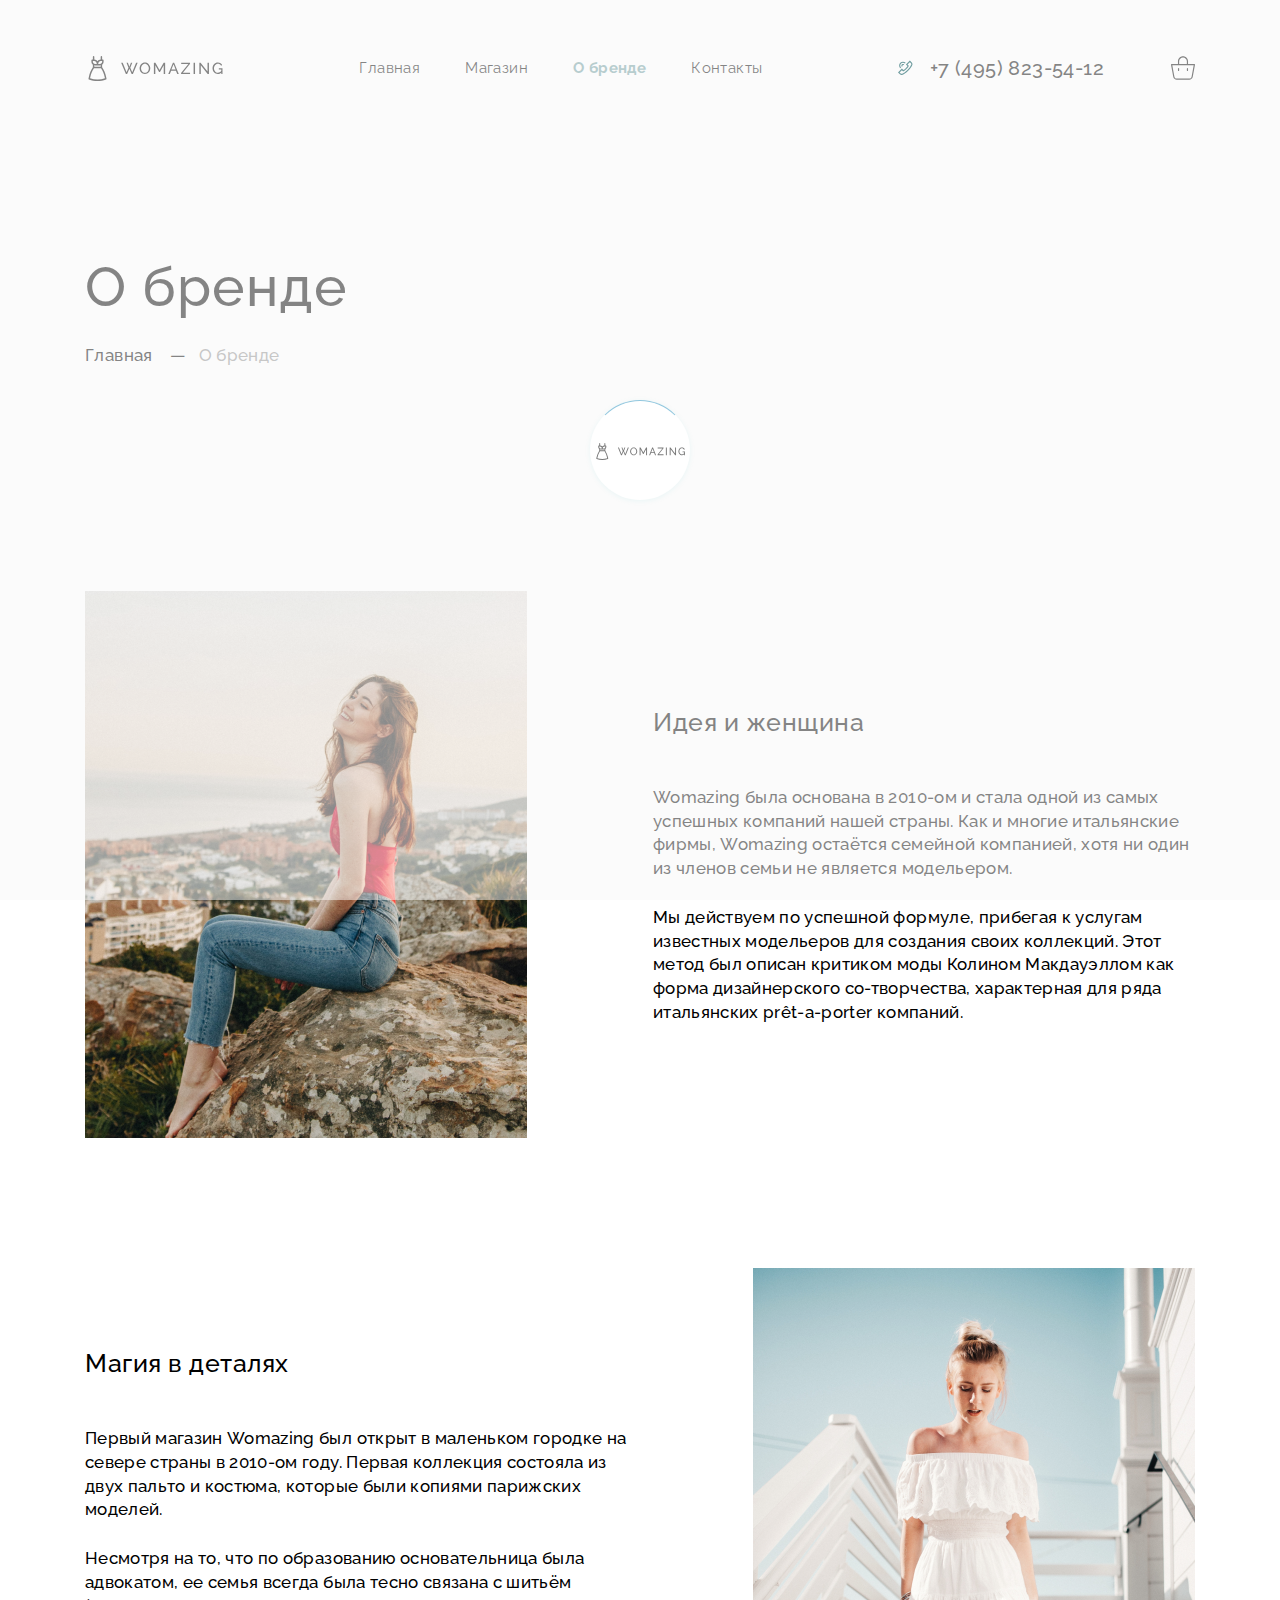
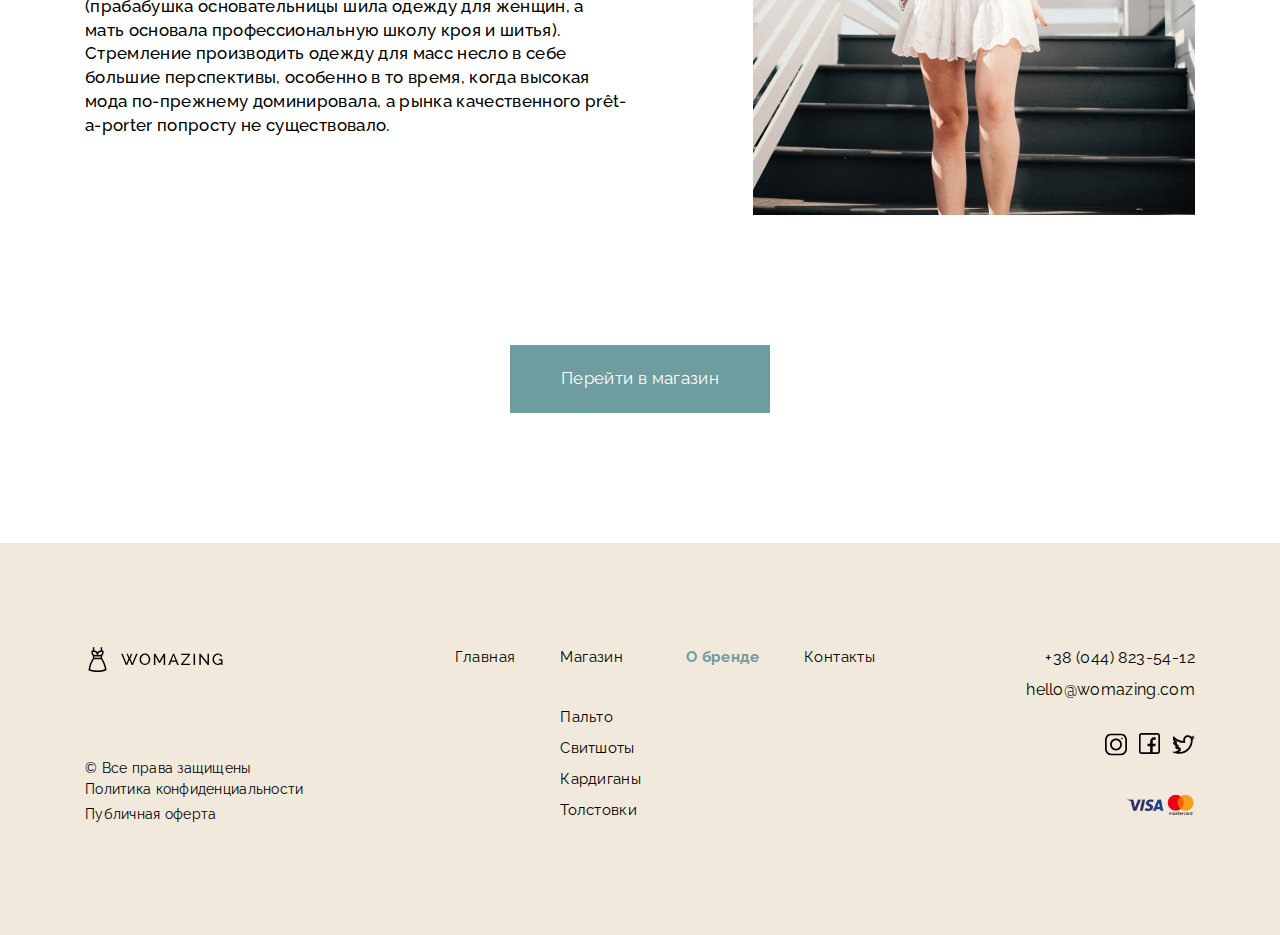
<file: info-brand.html>
<!DOCTYPE html>
<html lang="ru">
<head>
    <meta charset="UTF-8">
    <meta http-equiv="X-UA-Compatible" content="IE=edge">
    <meta name="viewport" content="width=device-width, initial-scale=1.0">
    <title>WOMAZING</title>
     <meta name="description" content="Только у нас качественная и недорогая одежда">
        <meta name="keywords" content="womazing , magazin , одежда ,  вомазинг">
        <meta property="og:title" content="Лучшая качественная одежда 'womazing'">
        <meta property="og:description" content="Только у нас самая качественная одежда , лучшие и приемлимые цены">
        <meta property="og:type" content="article">
    <meta data-n-head="ssr" data-hid="og:image" property="og:image" content="https://alexpushka0.github.io/womazing1/assest/img/preveiw.png">
        <meta property="og:image" content="https://alexpushka0.github.io/womazing1/assest/img/preveiw.png">
        <meta property="og:site_name" content="WOMAZING">
        <meta name="theme-color" content="#091E31">
    <link rel="apple-touch-icon" href="./assest/img/apple-touch-icon.svg">
    <link rel="icon" type="image/png" href="./assest/img/favecon.svg">
    <link rel="preconnect" href="https://fonts.googleapis.com">
<link rel="preconnect" href="https://fonts.gstatic.com" crossorigin>
<link href="https://fonts.googleapis.com/css2?family=Raleway:wght@400;500;700&display=swap" rel="stylesheet">
<link rel="stylesheet" href="./assest/css/main.css">
</head>
<body>
      <!-- ? Preloader Start -->
    <div id="preloader-active">
        <div class="preloader d-flex align-items-center justify-content-center">
            <div class="preloader-inner position-relative ">
                <div class="preloader-circle"></div>
                <div class="preloader-img pere-text">
                    <img src="./assest/img/logo.svg" alt="logo">
                </div>
            </div>
        </div>
    </div>
    <header class="header">
        <div class="container">
         <div class="nav header-sticky sticky-bar">
            <img src="./assest/img/logo.svg" alt="logo">
            <nav class="menu">
                <ul class="menu__list">
                    <li class="menu__item">
                        <a href="index.html">
                            Главная
                        </a>
                    </li>
                    <li class="menu__item ">
                        <a href="shop.html">
                            Магазин
                        </a>
                    </li>
                    <li class="menu__item active">
                        <a href="info-brand.html">
                            О бренде
                        </a>
                    </li>
                    <li class="menu__item">
                        <a href="contacts.html">
                            Контакты
                        </a>
                    </li>
                </ul>
            </nav>
            <div class="info">
                <div class="info-phone">
                    <div class="info-phone__hover">
                    <img src="./assest/img/telephone.svg" class="info__phone-img">
                    <div class="info-phone__overlay"></div>
                </div>
                    <a href="tel:+34958235412" class="info-phone__tel">
                        +7 (495) 823-54-12
                    </a>
                </div>
               <a href="basket.html" class="info__basket"> 
                <img src="./assest/img/shopping-bags .svg" alt="">
            </a>
            </div>
            <div class="burger-menu">
                <h3 class="burger-menu__text">MENU</h3>
                <ul class="burger-menu__list">
                    <li class="menu__item">
                        <a href="index.html">
                            Главная
                        </a>
                    </li>
                    <li class="menu__item ">
                        <a href="shop.html">
                            Магазин
                        </a>
                    </li>
                    <li class="menu__item  active">
                        <a href="info-brand.html">
                            О бренде
                        </a>
                    </li>
                    <li class="menu__item">
                        <a href="contacts.html">
                            Контакты
                        </a>
                    </li>
                </ul>
            </div>
            <div class="info-modal-offer">
                <div class="info-modal__overlay"></div>
                        <form action="#" class="info-modal__form form-modal  js-form" id="form-modal">
                            <img src="./assest/img/Close.png" alt="close" class="info-modal__exit">
                            <h3 class="title-form ">
                                Заказать обратный звонок
                            </h3>
                            <input type="text" class="info-modal__input" placeholder="Имя" name="name" required>
                            <input type="email" class="info-modal__input" placeholder="E-mail" name="email" required>
                            <input type="tel" class="info-modal__input" placeholder="Телефон" name="tel" required>
                            <button type="submit" class="btn form-info-btn">Заказать звонок</button>
                        </form>
                
            </div>
            <div class="for-user-offer">
                <div class="info-modal__overlay for-user__overlay"></div>
                <div class="message-for-user">
                  
                    <h3 class="message__title">
                        Отлично! Мы скоро вам перезвоним.
                    </h3>
                    <button type="button" class="message-for__exit">
                        Закрыть
                    </button>
                </div>
              </div> 
        </div> 
    </header>
    <section class="navigeishons">
       <div class="container">
        <h1 class="title ">О бренде</h1>
      <div class="navigeishon-blok"> 
        <span class="navigeishon-blok__one">
          <a href="index.html">Главная</a>
        </span>
        <span class="navigeishon-blok__shop active">О бренде</span>
      </div> 
    </div> 
    </section>
        <section class="info-brand">
            <div class="container">
                <div class="info-blok">
                    <img src="./assest/img/info-brand__img_1.png" alt="photo" class="info-blok__photo">
                <div class="info-blok-wrapp"> 
                    <h3 class="info-blok__title">Идея и женщина</h3>
                
                    <p class="info-blok__text">
                        Womazing была основана в 2010-ом и стала одной из самых успешных компаний нашей страны. Как и многие итальянские фирмы, Womazing остаётся семейной компанией, хотя ни один из членов семьи не является модельером.
                        </p>
                    <p class="info-blok__text">
                        Мы действуем по успешной формуле, прибегая к услугам известных модельеров для создания своих коллекций. Этот метод был описан критиком моды Колином Макдауэллом как форма дизайнерского со-творчества, характерная для ряда итальянских prêt-a-porter компаний. 
                     </p>
                    </div>
                </div>
                <div class="info-blok info-blok_flex">
                    <img src="./assest/img/info-brand__img_2.png" alt="" class="info-blok__photo">
                  <div class="info-blok-wrapp"> 
                    <h3 class="info-blok__title">Магия в деталях</h3>
                    <p class="info-blok__text">Первый магазин Womazing был открыт в маленьком городке на севере страны в 2010-ом году. Первая коллекция состояла из двух пальто и костюма, которые были копиями парижских моделей.</p>
                    <p class="info-blok__text">Несмотря на то, что по образованию основательница была адвокатом, ее семья всегда была тесно связана с шитьём (прабабушка основательницы шила одежду для женщин, а мать основала профессиональную школу кроя и шитья). Стремление производить одежду для масс несло в себе большие перспективы, особенно в то время, когда высокая мода по-прежнему доминировала, а рынка качественного prêt-a-porter попросту не существовало. </p>
                  </div>
                </div>
            </div>
            <a href="shop.html" class="info-blok__btn btn">
                Перейти в магазин
            </a>
        </section>
        <footer class="footer">
            <div class="container">
                <div class="links">
                    <div class="logo-war">
                        <img src="./assest/img/logo.svg" alt="logo">
                        <div class="logo-war__text">
                            <span class="logo-war__span">© Все права защищены</span>
                            <a  href="#" class="logo-war__info">Политика конфиденциальности</a>
                            <a href="#" class="logo-war__info">Публичная оферта</a>
                        </div>
                    </div>
                    <nav class="menu">
                        <ul class="menu__list">
                            <li class="menu__item ">
                                <a href="index.html">
                                    Главная
                                </a>
                            </li>
                            <li class="menu__item">
                                <a href="shop.html">
                                    Магазин
                                </a>
                                <div class="shop-assorti">
                                   <ul>
                                    <li class="shop-assorti__item"><a href="shop.html#properties__item">Пальто</a></li>
                                    <li class="shop-assorti__item"><a href="shop.html#properties__item">Свитшоты</a></li>
                                    <li class="shop-assorti__item"><a href="shop.html#properties__item">Кардиганы</a></li>
                                    <li class="shop-assorti__item"><a href="shop.html#properties__item"> Толстовки</a></li>
                                  </ul> 
                                </div>
                            </li>
                            <li class="menu__item active">
                                <a href="info-brand.html">
                                    О бренде
                                </a>
                            </li>
                            <li class="menu__item">
                                <a href="contacts.html">
                                    Контакты
                                </a>
                            </li>
                        </ul>
                    </nav>
                    <div class="messengers">
                      <div class="messengers-tel-mail">
                        <a href="tel:380448235412" class="messengers__tel" >
                            +38 (044) 823-54-12
                        </a>
                        <a href="mailto:hello@womazing.com" class="messengers__mail">hello@womazing.com</a>
                    </div>  
                        <div class="messengers-life">
                           <div class="messengers-life__icon">
                            <!--noindex-->
                            <a href="https://www.instagram.com/" rel="nofollow noopener noreferrer" target="_blank">
                                <img src="./assest/img/instagram.svg" alt="instagram" >
                            </a>
                            <!--/noindex-->
                          </div>
                          <div class="messengers-life__icon">
                           
                            <!--noindex-->
                            <a href="https://www.facebook.com/" rel="nofollow noopener noreferrer" target="_blank">
                                <img src="./assest/img/facebook.svg" alt="facebook" >
                            </a>
                            <!--/noindex-->
                            </div>
                            <div class="messengers-life__icon">
                            <!--noindex-->
                            <a href="https://www.twitter.com/" rel="nofollow noopener noreferrer" target="_blank">
                                <img src="./assest/img/twitter .svg" alt="twitter" >
                            </a>
                            <!--/noindex-->
                            </div>
                        </div>
                          <div class="messengers-visa">
                            <img src="./assest/img/visa-mastercard.png" alt="visa-mastercard" class="visa-mastercard">
                          </div>
                        </div>
                        </div>
                    </div>
                </div>
            </div>
        </footer>
        <script src="./assest/js/jquery-3.5.1.min.js"></script> 
        <script src="./assest/js/jquery.validate.js"></script>
        <script src="https://cdn.jsdelivr.net/npm/swiper@9/swiper-bundle.min.js"></script>
        <script src="./assest/js/slick.min.js"></script>
       <script src="./assest/js/main.js"></script>
       </body>
       </html>
</file>
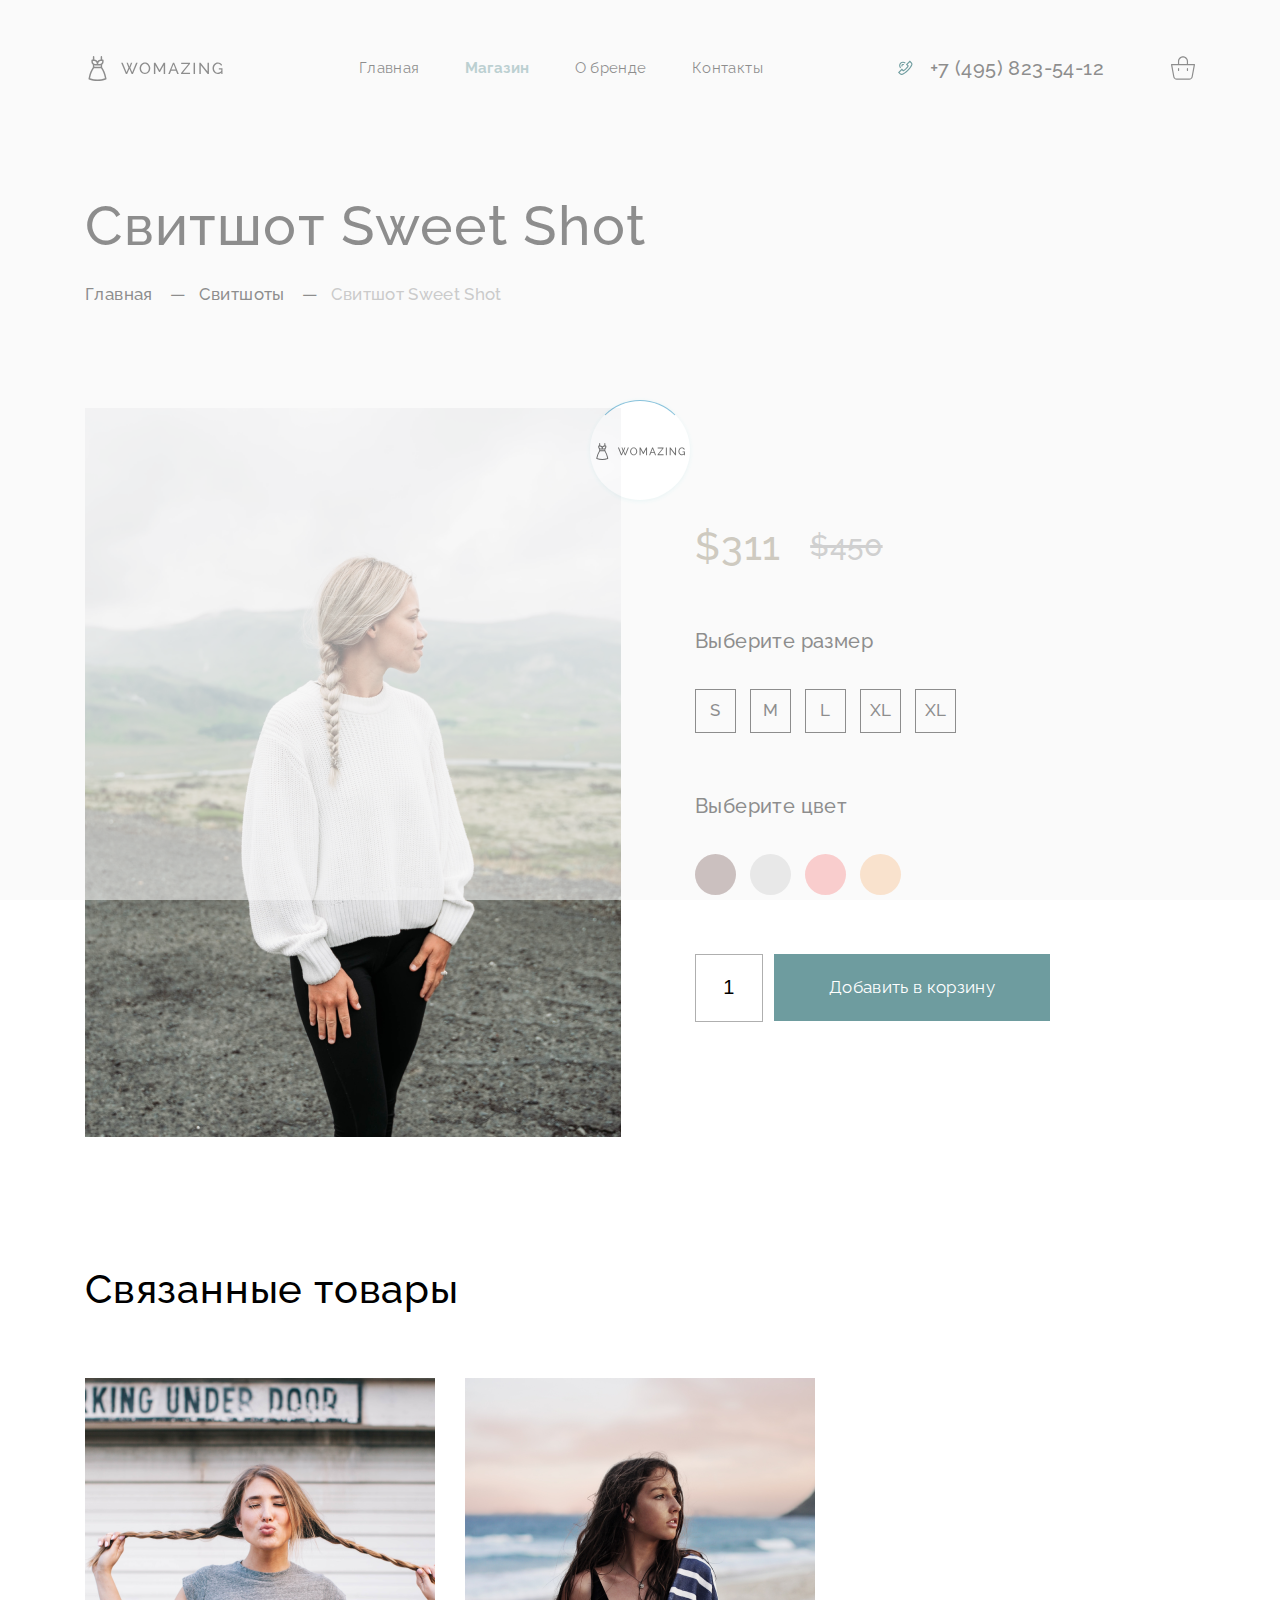
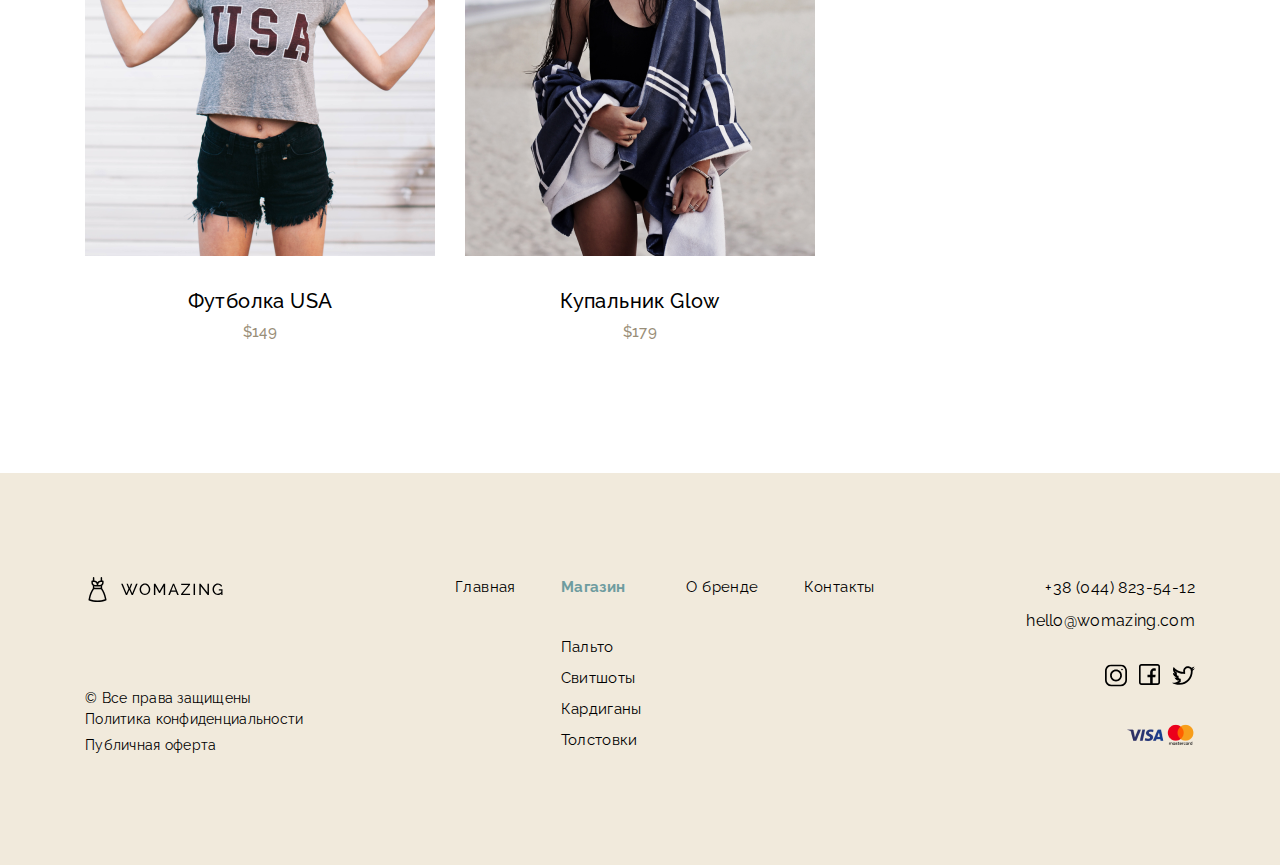
<file: one-item.html>
<!DOCTYPE html>
<html lang="ru">
<head>
    <meta charset="UTF-8">
    <meta http-equiv="X-UA-Compatible" content="IE=edge">
    <meta name="viewport" content="width=device-width, initial-scale=1.0">
    <title>WOMAZING</title>
     <meta name="description" content="Только у нас качественная и недорогая одежда">
        <meta name="keywords" content="womazing , magazin , одежда ,  вомазинг">
        <meta property="og:title" content="Лучшая качественная одежда 'womazing'">
        <meta property="og:description" content="Только у нас самая качественная одежда , лучшие и приемлимые цены">
        <meta property="og:type" content="article">
        <meta data-n-head="ssr" data-hid="og:image" property="og:image" content="https://alexpushka0.github.io/womazing1/assest/img/preveiw.png">
        <meta property="og:image" content="https://alexpushka0.github.io/womazing1/assest/img/preveiw.png">
        <meta property="og:site_name" content="WOMAZING">
        <meta name="theme-color" content="#091E31">
    <link rel="apple-touch-icon" href="./assest/img/apple-touch-icon.svg">
    <link rel="icon" type="image/png" href="./assest/img/favecon.svg">
    <link rel="preconnect" href="https://fonts.googleapis.com">
<link rel="preconnect" href="https://fonts.gstatic.com" crossorigin>
<link href="https://fonts.googleapis.com/css2?family=Raleway:wght@400;500;700&display=swap" rel="stylesheet">
<link rel="stylesheet" href="./assest/css/main.css">
</head>
<body>
      <!-- ? Preloader Start -->
    <div id="preloader-active">
        <div class="preloader d-flex align-items-center justify-content-center">
            <div class="preloader-inner position-relative ">
                <div class="preloader-circle"></div>
                <div class="preloader-img pere-text">
                    <img src="./assest/img/logo.svg" alt="logo">
                </div>
            </div>
        </div>
    </div>
    <header class="header">
        <div class="container">
         <div class="nav header-sticky sticky-bar">
            <img src="./assest/img/logo.svg" alt="logo">
            <nav class="menu">
                <ul class="menu__list">
                    <li class="menu__item">
                        <a href="index.html">
                            Главная
                        </a>
                    </li>
                    <li class="menu__item active">
                        <a href="shop.html">
                            Магазин
                        </a>
                    </li>
                    <li class="menu__item">
                        <a href="info-brand.html">
                            О бренде
                        </a>
                    </li>
                    <li class="menu__item">
                        <a href="contacts.html">
                            Контакты
                        </a>
                    </li>
                </ul>
            </nav>
            <div class="info">
                <div class="info-phone">
                    <div class="info-phone__hover">
                    <img src="./assest/img/telephone.svg" class="info__phone-img">
                    <div class="info-phone__overlay"></div>
                </div>
                    <a href="tel:+34958235412" class="info-phone__tel">
                        +7 (495) 823-54-12
                    </a>
                </div>
               <a href="basket.html" class="info__basket"> 
                <img src="./assest/img/shopping-bags .svg" alt="">
            </a>
            <!-- <input type="number" value="1" class="info__input"> -->
            </div>
            <div class="burger-menu">
                <h3 class="burger-menu__text">MENU</h3>
                <ul class="burger-menu__list">
                    <li class="menu__item">
                        <a href="index.html">
                            Главная
                        </a>
                    </li>
                    <li class="menu__item  active">
                        <a href="shop.html">
                            Магазин
                        </a>
                    </li>
                    <li class="menu__item">
                        <a href="info-brand.html">
                            О бренде
                        </a>
                    </li>
                    <li class="menu__item">
                        <a href="contacts.html">
                            Контакты
                        </a>
                    </li>
                </ul>
            </div>
            <div class="info-modal-offer">
                <div class="info-modal__overlay"></div>
                        <form action="#" class="info-modal__form form-modal  js-form" id="form-modal">
                            <img src="./assest/img/Close.png" alt="close" class="info-modal__exit">
                            <h3 class="title-form ">
                                Заказать обратный звонок
                            </h3>
                            <input type="text" class="info-modal__input" placeholder="Имя" name="name" required>
                            <input type="email" class="info-modal__input" placeholder="E-mail" name="email" required>
                            <input type="tel" class="info-modal__input" placeholder="Телефон" name="tel" required>
                            <button type="submit" class="btn form-info-btn">Заказать звонок</button>
                        </form>
            </div>
            <div class="for-user-offer">
                <div class="info-modal__overlay for-user__overlay"></div>
                <div class="message-for-user">
                  
                    <h3 class="message__title">
                        Отлично! Мы скоро вам перезвоним.
                    </h3>
                    <button type="button" class="message-for__exit">
                        Закрыть
                    </button>
                </div>
              </div> 
        </div> 
    </header>
    <section class="navigeishons navigeishons_one-item">
       <div class="container">
        <h1 class="title ">Свитшот Sweet Shot</h1>
      <div class="navigeishon-blok"> 
        <span class="navigeishon-blok__one">
          <a href="index.html">Главная</a>
        </span>
        <span class="navigeishon-blok__one">

            <a href="shop.html">Свитшоты</a> 
          </span>
        <span class="navigeishon-blok__shop active">Свитшот Sweet Shot</span>
      </div> 
    </div> 
    </section>
    <section class="one-item-product">
        <div class="container">
            <div class="wrapp-product">
                <img src="./assest/img/while-gerl-bigpng.png" alt="" class="wrapp-product__photo">
                <div class="product-block">
                    <div class="mone-offer">
                        <span class="mone-offer__span ">$311</span>
                        <span class="mone-offer__span old">$450</span>
                     </div> 
                  <div class="config-product"> 
                     <div class="product-size">
                        <h4 class="product-size__title">Выберите размер</h4>
                            <ul class="size-bloks">
                                <li class="size__blok ">S</li>
                                <li class="size__blok">M</li>
                                <li class="size__blok">L</li>
                                <li class="size__blok">XL</li>
                                <li class="size__blok">XL</li>
                            </ul>
                        </div>
                        <div class="product-color">
                            <h4 class='product-size__title'>Выберите цвет</h4>
                            <ul class="color-bloks">
                                <li class="color__blok color__blok_brown"></li>
                                <li class="color__blok color__blok_grey"></li>
                                <li class="color__blok color__blok_pink"></li>
                                <li class="color__blok color__blok_orange"></li>
                            </ul>
                        </div>
                        <div class="add-basket">
                           <div class="add-basket__input"> 
                            <input type="number" required class="input-number" value="1">
                         </div>
                         <a href="basket.html" class="btn add-basket__btn">Добавить в корзину</a>
                        </div>
                    </div>  
                     </div>
                </div>
            </div>
        </div>
    </section>
    <section  class="other-options">
        <div class="container">
            <h2 class="other-options__title title">Связанные товары</h2>
            <div class="other-clothes">
                <div class="clothes">
                    <div class="clothes-photo">
                    <img src="./assest/img/usagirl.png" alt="" class="clothes__img">
                    <a href="one-item.html" class="clothes__overlay"></a>
                </div>
                    <h3 class="clothes-title">
                        Футболка USA
                    </h3>
                   <div class="span-mone-old">
                    <span class="clothes-span">$149</span>
                 </div> 
                </div>
                <div class="clothes clothes_left">
                    <div class="clothes-photo">
                    <img src="./assest/img/seagirl.png" alt="" class="clothes__img">
                    <a href="one-item.html" class="clothes__overlay"></a>
                </div>
                    <h3 class="clothes-title">
                        Купальник Glow
                    </h3>
                    <span class="clothes-span">$179</span>
                </div>
            </div>
        </div>
    </section>
    <footer class="footer ">
        <div class="container">
            <div class="links">
                <div class="logo-war">
                    <img src="./assest/img/logo.svg" alt="logo">
                    <div class="logo-war__text">
                        <span class="logo-war__span">© Все права защищены</span>
                        <a  href="#" class="logo-war__info">Политика конфиденциальности</a>
                        <a href="#" class="logo-war__info">Публичная оферта</a>
                    </div>
                </div>
                <nav class="menu">
                    <ul class="menu__list">
                        <li class="menu__item ">
                            <a href="index.html">
                                Главная
                            </a>
                        </li>
                        <li class="menu__item active">
                            <a href="shop.html">
                                Магазин
                            </a>
                            <div class="shop-assorti">
                               <ul>
                                <li class="shop-assorti__item"><a href="#properties__item">Пальто</a></li>
                                <li class="shop-assorti__item"><a href="#properties__item">Свитшоты</a></li>
                                <li class="shop-assorti__item"><a href="#properties__item">Кардиганы</a></li>
                                <li class="shop-assorti__item"><a href="#properties__item"> Толстовки</a></li>
                              </ul> 
                            </div>
                        </li>
                        <li class="menu__item">
                            <a href="info-brand.html">
                                О бренде
                            </a>
                        </li>
                        <li class="menu__item">
                            <a href="contacts.html">
                                Контакты
                            </a>
                        </li>
                    </ul>
                </nav>
                <div class="messengers">
                  <div class="messengers-tel-mail">
                    <a href="tel:380448235412" class="messengers__tel" >
                        +38 (044) 823-54-12
                    </a>
                    <a href="mailto:hello@womazing.com" class="messengers__mail">hello@womazing.com</a>
                </div>  
                    <div class="messengers-life">
                       <div class="messengers-life__icon">
                        <!--noindex-->
                        <a href="https://www.instagram.com/" rel="nofollow noopener noreferrer" target="_blank">
                            <img src="./assest/img/instagram.svg" alt="instagram" >
                        </a>
                        <!--/noindex-->
                      </div>
                      <div class="messengers-life__icon">
                       
                        <!--noindex-->
                        <a href="https://www.facebook.com/" rel="nofollow noopener noreferrer" target="_blank">
                            <img src="./assest/img/facebook.svg" alt="facebook" >
                        </a>
                        <!--/noindex-->
                        </div>
                        <div class="messengers-life__icon">
                        <!--noindex-->
                        <a href="https://www.twitter.com/" rel="nofollow noopener noreferrer" target="_blank">
                            <img src="./assest/img/twitter .svg" alt="twitter" >
                        </a>
                        <!--/noindex-->
                        </div>
                    </div>
                      <div class="messengers-visa">
                        <img src="./assest/img/visa-mastercard.png" alt="visa-mastercard" class="visa-mastercard">
                      </div>
                    </div>
                    </div>
                </div>
            </div>
        </div>
    </footer>
    <script src="./assest/js/jquery-3.5.1.min.js"></script> 
    <script src="./assest/js/jquery.validate.js"></script>
    <script src="https://cdn.jsdelivr.net/npm/swiper@9/swiper-bundle.min.js"></script>
    <script src="./assest/js/slick.min.js"></script>
   <script src="./assest/js/main.js"></script>
   </body>
   </html>
</file>
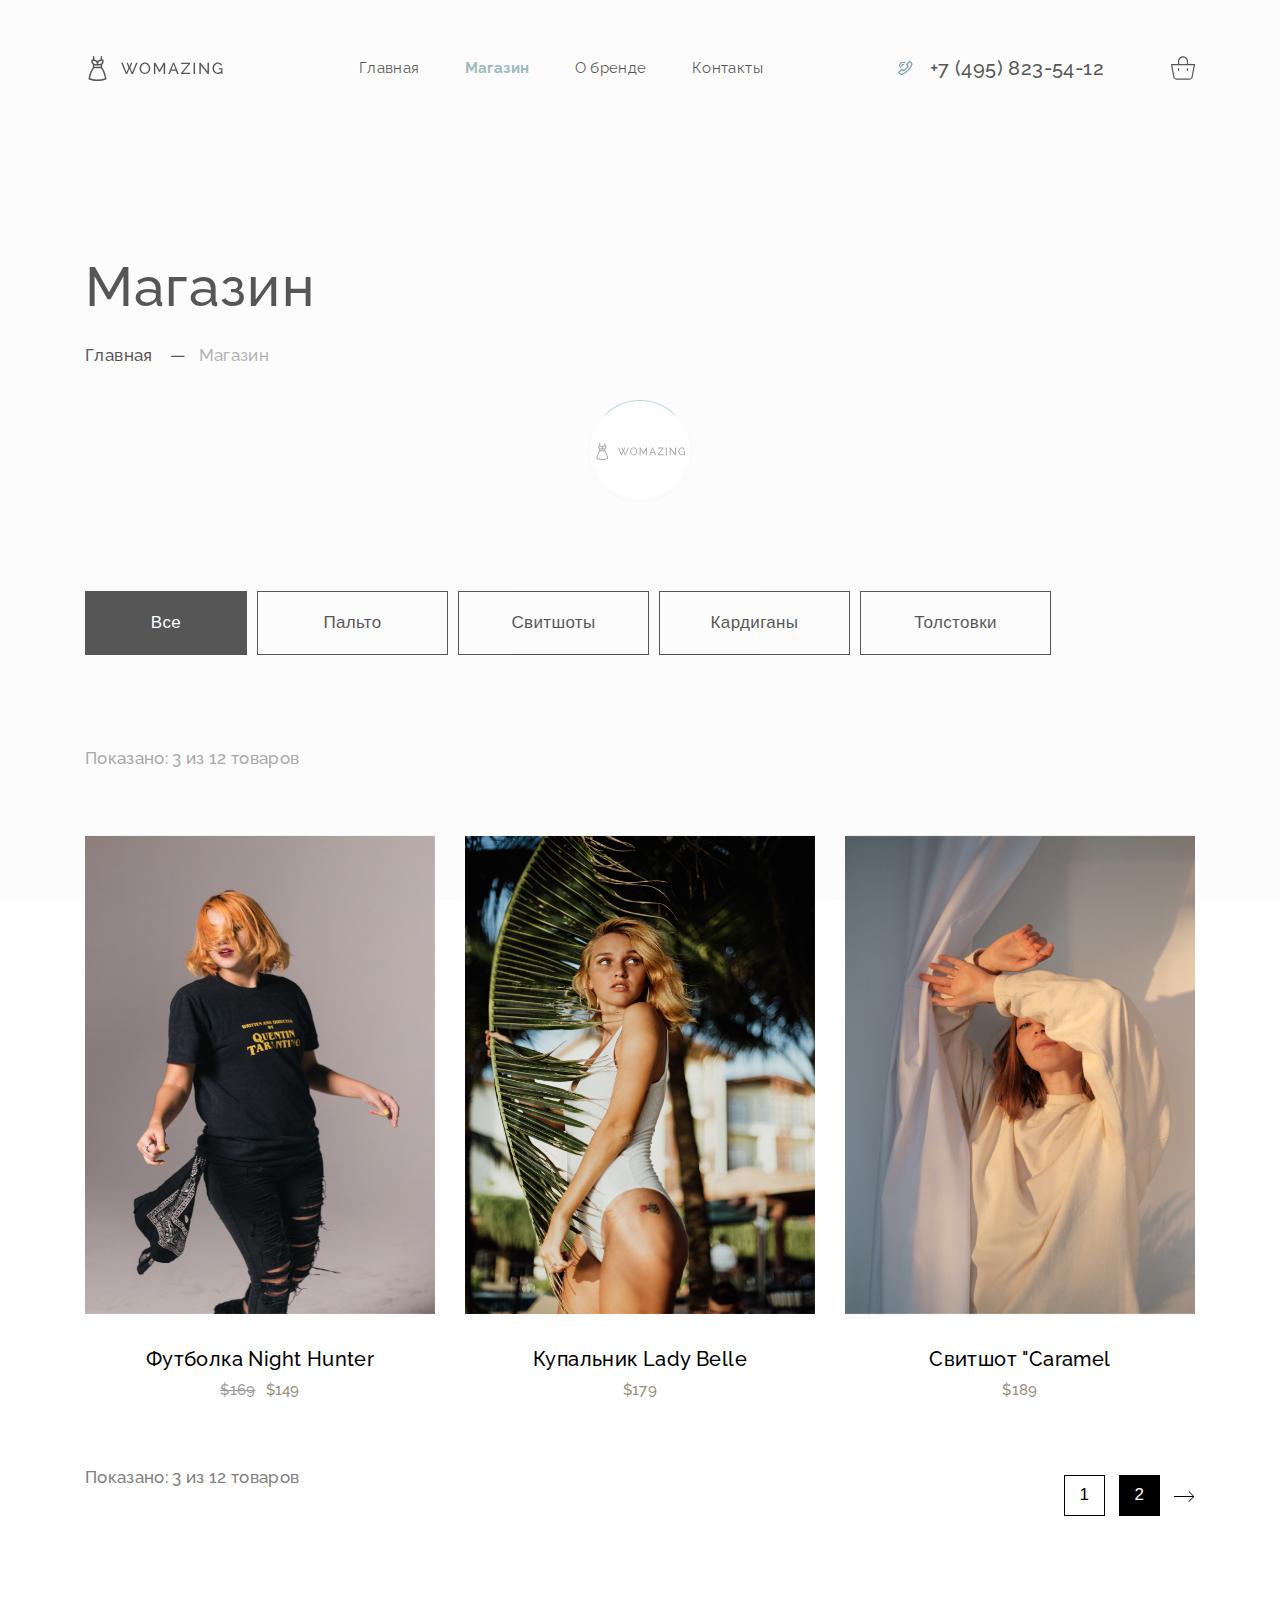
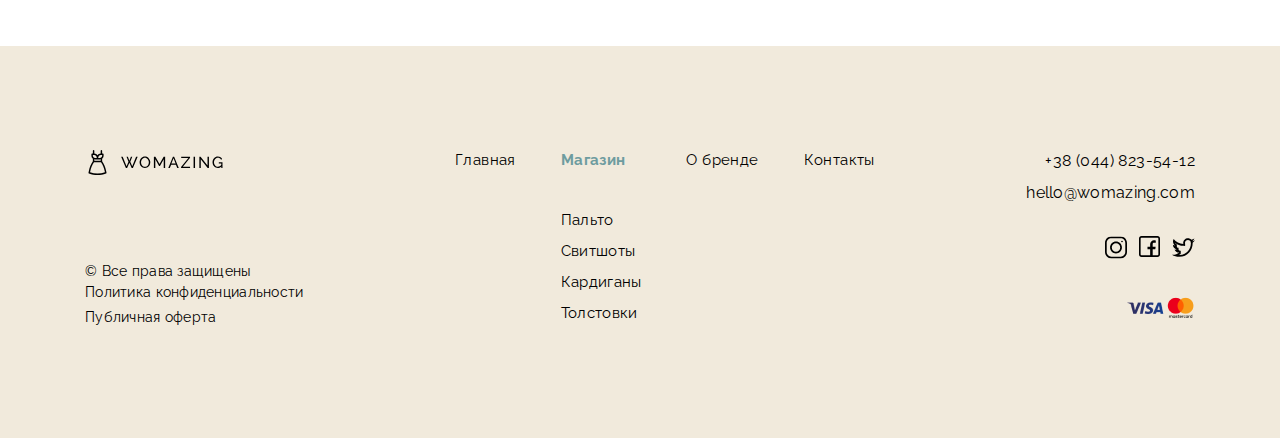
<file: shop-2.html>
<!DOCTYPE html>
<html lang="ru">
<head>
    <meta charset="UTF-8">
    <meta http-equiv="X-UA-Compatible" content="IE=edge">
    <meta name="viewport" content="width=device-width, initial-scale=1.0">
    <title>WOMAZING</title>
    <meta name="description" content="Только у нас качественная и недорогая одежда">
        <meta name="keywords" content="womazing , magazin , одежда ,  вомазинг">
        <meta property="og:title" content="Лучшая качественная одежда 'womazing'">
        <meta property="og:description" content="Только у нас самая качественная одежда , лучшие и приемлимые цены">
        <meta property="og:type" content="article">
    <meta data-n-head="ssr" data-hid="og:image" property="og:image" content="https://alexpushka0.github.io/womazing1/assest/img/preveiw.png">
        <meta property="og:image" content="https://alexpushka0.github.io/womazing1/assest/img/preveiw.png">
        <meta property="og:site_name" content="WOMAZING">
        <meta name="theme-color" content="#091E31">
    <link rel="apple-touch-icon" href="./assest/img/apple-touch-icon.svg">
    <link rel="icon" type="image/png" href="./assest/img/favecon.svg">
    <link rel="preconnect" href="https://fonts.googleapis.com">
<link rel="preconnect" href="https://fonts.gstatic.com" crossorigin>
<link href="https://fonts.googleapis.com/css2?family=Raleway:wght@400;500;700&display=swap" rel="stylesheet">
<link rel="stylesheet" href="./assest/css/main.css">
</head>
<body>
      <!-- ? Preloader Start -->
    <div id="preloader-active">
        <div class="preloader d-flex align-items-center justify-content-center">
            <div class="preloader-inner position-relative ">
                <div class="preloader-circle"></div>
                <div class="preloader-img pere-text">
                    <img src="./assest/img/logo.svg" alt="logo">
                </div>
            </div>
        </div>
    </div>
    <header class="header">
        <div class="container">
         <div class="nav header-sticky sticky-bar">
            <img src="./assest/img/logo.svg" alt="logo">
            <nav class="menu">
                <ul class="menu__list">
                    <li class="menu__item">
                        <a href="index.html">
                            Главная
                        </a>
                    </li>
                    <li class="menu__item active">
                        <a href="shop.html">
                            Магазин
                        </a>
                    </li>
                    <li class="menu__item">
                        <a href="info-brand.html">
                            О бренде
                        </a>
                    </li>
                    <li class="menu__item">
                        <a href="contacts.html">
                            Контакты
                        </a>
                    </li>
                </ul>
            </nav>
            <div class="info">
                <div class="info-phone">
                    <div class="info-phone__hover">
                    <img src="./assest/img/telephone.svg" class="info__phone-img">
                    <div class="info-phone__overlay"></div>
                </div>
                    <a href="tel:+34958235412" class="info-phone__tel">
                        +7 (495) 823-54-12
                    </a>
                </div>
               <a href="basket.html" class="info__basket"> 
                <img src="./assest/img/shopping-bags .svg" alt="">
            </a>
            </div>
            <div class="burger-menu">
                <h3 class="burger-menu__text">MENU</h3>
                <ul class="burger-menu__list">
                    <li class="menu__item">
                    <a href="index.html">
                            Главная
                        </a>
                    </li>
                    <li class="menu__item active">
                        <a href="shop.html">
                            Магазин
                        </a>
                    </li>
                    <li class="menu__item">
                        <a href="info-brand.html">
                            О бренде
                        </a>
                    </li>
                    <li class="menu__item">
                        <a href="contacts.html">
                            Контакты
                        </a>
                    </li>
                </ul>
            </div>
            <div class="info-modal-offer">
                <div class="info-modal__overlay"></div>
                        <form action="#" class="info-modal__form form-modal  js-form" id="form-modal">
                            <img src="./assest/img/Close.png" alt="close" class="info-modal__exit">
                            <h3 class="title-form ">
                                Заказать обратный звонок
                            </h3>
                            <input type="text" class="info-modal__input" placeholder="Имя" name="name" required>
                            <input type="email" class="info-modal__input" placeholder="E-mail" name="email" required>
                            <input type="tel" class="info-modal__input" placeholder="Телефон" name="tel" required>
                            <button type="submit" class="btn form-info-btn">Заказать звонок</button>
                        </form>
            </div>
            <div class="for-user-offer">
                <div class="info-modal__overlay for-user__overlay"></div>
                <div class="message-for-user">
                  
                    <h3 class="message__title">
                        Отлично! Мы скоро вам перезвоним.
                    </h3>
                    <button type="button" class="message-for__exit">
                        Закрыть
                    </button>
                </div>
              </div> 
        </div> 
    </header>
    <section class="navigeishons">
       <div class="container">
        <h1 class="title ">Магазин</h1>
      <div class="navigeishon-blok"> 
        <span class="navigeishon-blok__one">
          <a href="index.html">Главная</a>
        </span>
        <span class="navigeishon-blok__shop active">Магазин</span>
        <span class="navigeishon-blok__shop ">Пальто</span>
        <span class="navigeishon-blok__shop ">Свитшоты</span>
        <span class="navigeishon-blok__shop ">Кардиганы</span>
        <span class="navigeishon-blok__shop ">Толстовки</span>
      </div> 
    </div> 
    </section>
      <section class="clothing-range">
        <div class="container">
            <div class="properties">
                <button type="button" class="properties__item active"><a href="#">
                    Все
                </a></button>
                <button type="button" class="properties__item " id="properties__item"><a href="#">
                    Пальто
                </a>
                </button>
                <button type="button" class="properties__item"><a href="#">
                    Свитшоты
                </a>
                </button>
                <button type="button" class="properties__item "><a href="#">
                    Кардиганы
                </a>
                </button>
                <button type="button" class="properties__item"><a href="#">
                    Толстовки
                </a>
            </button>
            </div>
          <div class="collection  collection_shop">  
            <span class="collection-navigeishon">
                Показано: 3 из 12 товаров
            </span>
            <div class="wrapper  wrapper_clothes">
                <div class="clothes">
                    <div class="clothes-photo">
                    <img src="./assest/img/wilson-vitorino-fytbolka.jpg" alt="" class="clothes__img">
                    <a href="shop.html" class="clothes__overlay"></a>
                </div>
                    <h3 class="clothes-title">
                        Футболка Night Hunter
                    </h3>
                   <div class="span-mone-old">
                    <span class="clothes-span old">$169</span>
                    <span class="clothes-span">$149</span>
                 </div> 
                </div>
                <div class="clothes">
                    <div class="clothes-photo">
                    <img src="./assest/img/alesia-kozik-kypalnik.jpg" alt="" class="clothes__img">
                    <a href="shop.html" class="clothes__overlay"></a>
                </div>
                    <h3 class="clothes-title">
                        Купальник Lady Belle
                    </h3>
                    <span class="clothes-span">$179</span>
                </div>
                <div class="clothes">
                    <div class="clothes-photo">
                    <img src="./assest/img/alena-shekhovtcova-switshot.jpg" alt="" class="clothes__img">
                    <a href="shop.html" class="clothes__overlay"></a>
                </div>
                    <h3 class="clothes-title">
                        Свитшот "Caramel
                    </h3>
                    <span class="clothes-span">$189</span>
                </div>
               
            <span class="collection-navigeishon  collection-navigeishon_indent">
                Показано: 3 из 12 товаров
            </span>
            <div class="button-navigeishon">
                <button  type="button" class="button-navigeishon__item "><a href="shop.html">
                    1
                </a></button>
                <button type="button" class="button-navigeishon__item active"><a href="shop-2.html">
                    2
                </a></button>
               <a href="info-brand.html" class="button-navigeishon__vector">
                <img src="./assest/img/Vector-shop.svg" alt="Vector">
               </a> 
            </div>
        </div>
        </div>
      </section>
      <footer class="footer ">
        <div class="container">
            <div class="links">
                <div class="logo-war">
                    <img src="./assest/img/logo.svg" alt="logo">
                    <div class="logo-war__text">
                        <span class="logo-war__span">© Все права защищены</span>
                        <a  href="#" class="logo-war__info">Политика конфиденциальности</a>
                        <a href="#" class="logo-war__info">Публичная оферта</a>
                    </div>
                </div>
                <nav class="menu">
                    <ul class="menu__list">
                        <li class="menu__item">
                            <a href="index.html">
                                Главная
                            </a>
                        </li>
                        <li class="menu__item active">
                            <a href="shop.html">
                                Магазин
                            </a>
                            <div class="shop-assorti">
                               <ul>
                                <li class="shop-assorti__item"><a href="#properties__item">Пальто</a></li>
                                <li class="shop-assorti__item"><a href="#properties__item">Свитшоты</a></li>
                                <li class="shop-assorti__item"><a href="#properties__item">Кардиганы</a></li>
                                <li class="shop-assorti__item"><a href="#properties__item"> Толстовки</a></li>
                              </ul> 
                            </div>
                        </li>
                        <li class="menu__item">
                            <a href="info-brand.html">
                                О бренде
                            </a>
                        </li>
                        <li class="menu__item">
                            <a href="contacts.html">
                                Контакты
                            </a>
                        </li>
                    </ul>
                </nav>
                <div class="messengers">
                  <div class="messengers-tel-mail">
                    <a href="tel:380448235412" class="messengers__tel" >
                        +38 (044) 823-54-12
                    </a>
                    <a href="mailto:hello@womazing.com" class="messengers__mail">hello@womazing.com</a>
                </div>  
                    <div class="messengers-life">
                       <div class="messengers-life__icon">
                        <!--noindex-->
                        <a href="https://www.instagram.com/" rel="nofollow noopener noreferrer" target="_blank">
                            <img src="./assest/img/instagram.svg" alt="instagram" >
                        </a>
                        <!--/noindex-->
                      </div>
                      <div class="messengers-life__icon">
                       
                        <!--noindex-->
                        <a href="https://www.facebook.com/" rel="nofollow noopener noreferrer" target="_blank">
                            <img src="./assest/img/facebook.svg" alt="facebook" >
                        </a>
                        <!--/noindex-->
                        </div>
                        <div class="messengers-life__icon">
                        <!--noindex-->
                        <a href="https://www.twitter.com/" rel="nofollow noopener noreferrer" target="_blank">
                            <img src="./assest/img/twitter .svg" alt="twitter" >
                        </a>
                        <!--/noindex-->
                        </div>
                    </div>
                      <div class="messengers-visa">
                        <img src="./assest/img/visa-mastercard.png" alt="visa-mastercard" class="visa-mastercard">
                      </div>
                    </div>
                    </div>
                </div>
            </div>
        </div>
    </footer>
        <script src="./assest/js/jquery-3.5.1.min.js"></script> 
 <script src="./assest/js/jquery.validate.js"></script>
 <script src="https://cdn.jsdelivr.net/npm/swiper@9/swiper-bundle.min.js"></script>
 <script src="./assest/js/slick.min.js"></script>
<script src="./assest/js/main.js"></script>
</body>
</html>
</file>
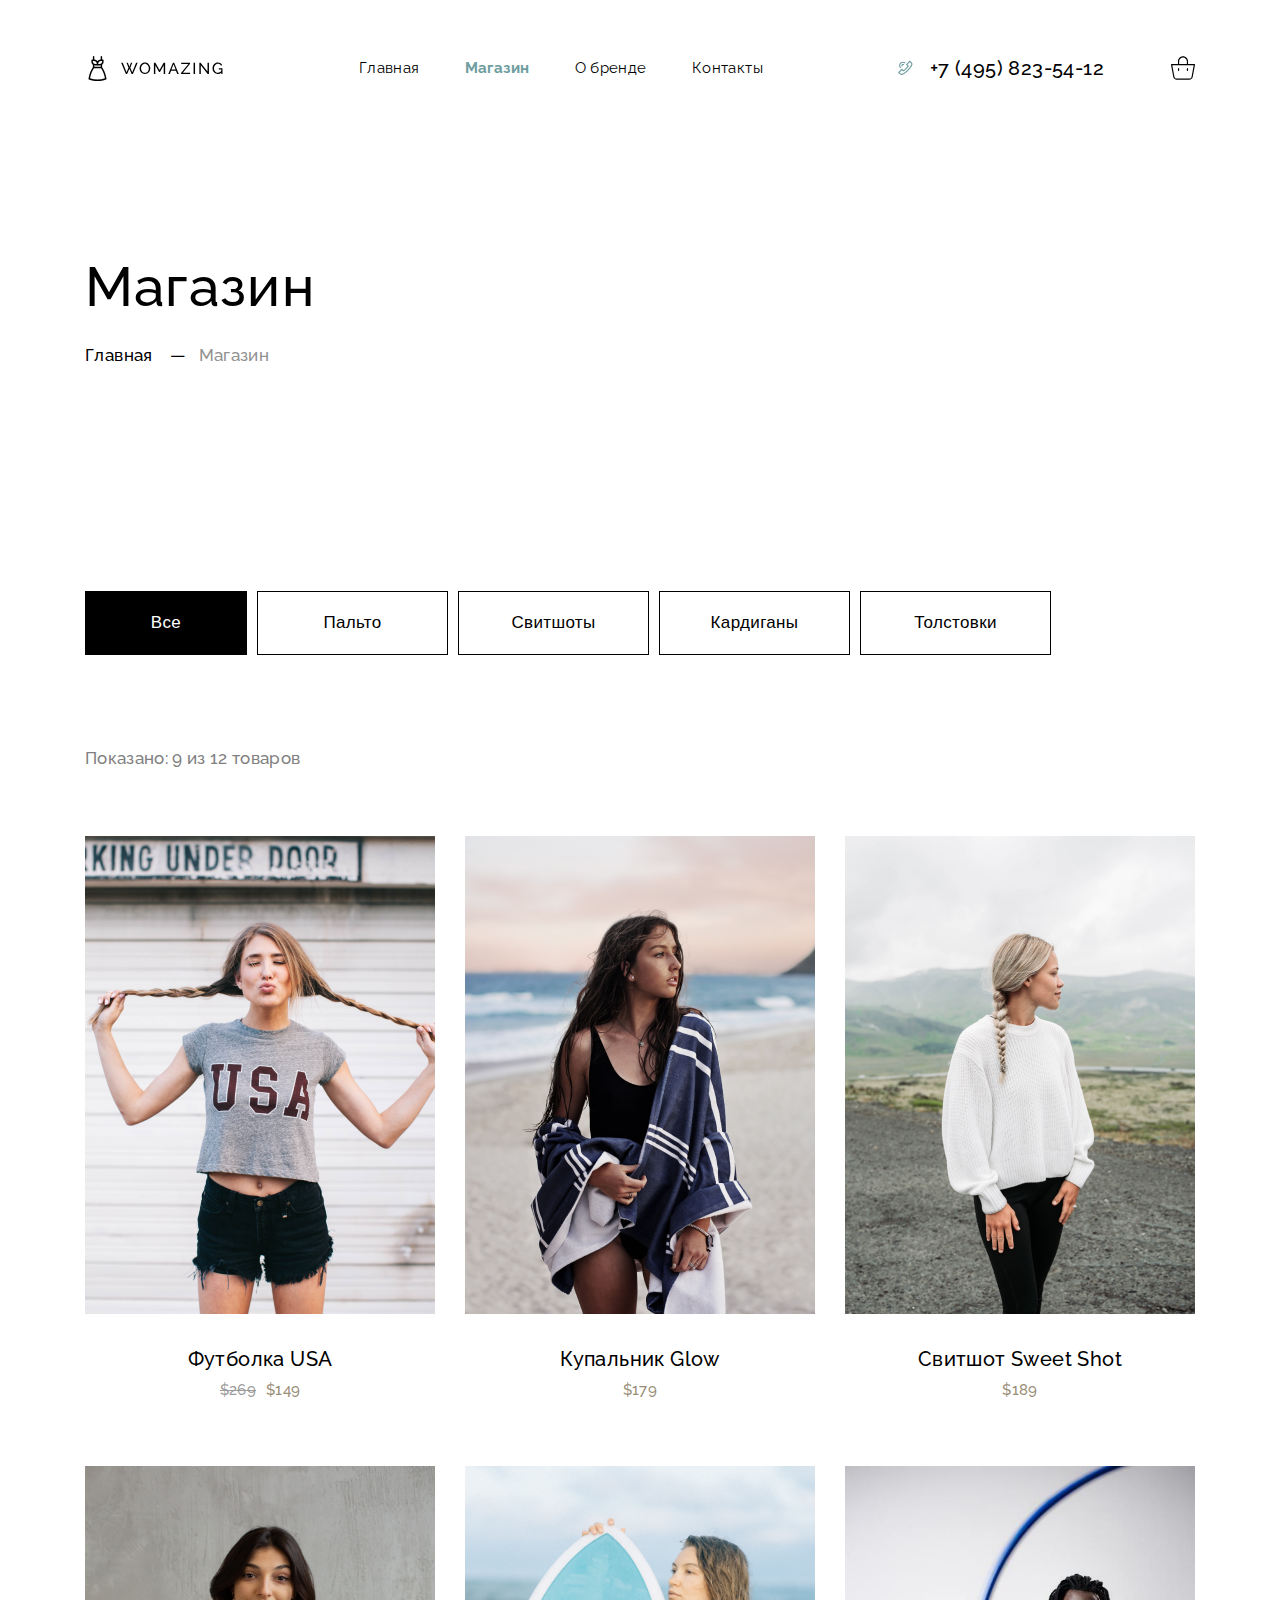
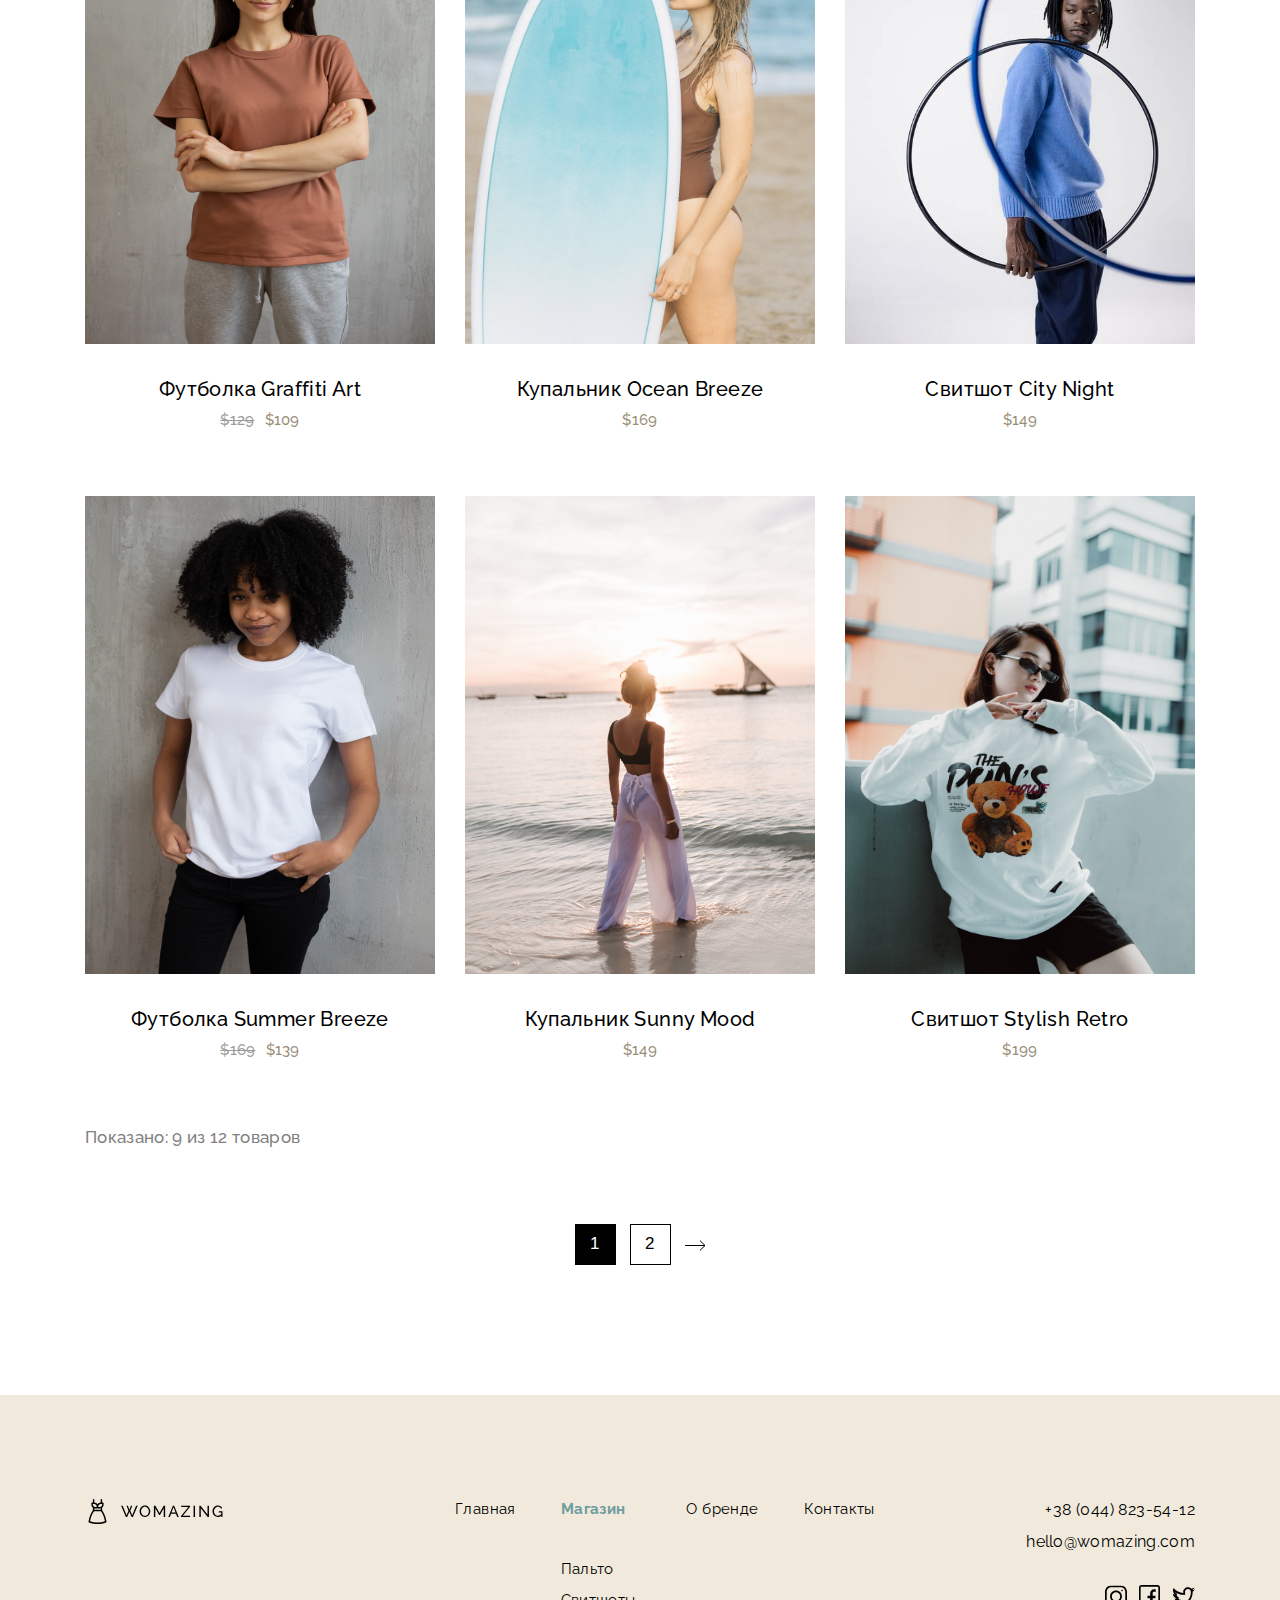
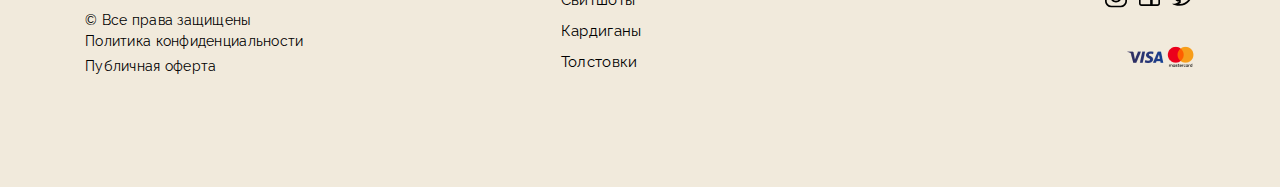
<file: shop.html>
<!DOCTYPE html>
<html lang="ru">
<head>
    <meta charset="UTF-8">
    <meta http-equiv="X-UA-Compatible" content="IE=edge">
    <meta name="viewport" content="width=device-width, initial-scale=1.0">
    <title>WOMAZING</title>
     <meta name="description" content="Только у нас качественная и недорогая одежда">
        <meta name="keywords" content="womazing , magazin , одежда ,  вомазинг">
        <meta property="og:title" content="Лучшая качественная одежда 'womazing'">
        <meta property="og:description" content="Только у нас самая качественная одежда , лучшие и приемлимые цены">
        <meta property="og:type" content="article">
    <meta data-n-head="ssr" data-hid="og:image" property="og:image" content="https://alexpushka0.github.io/womazing1/assest/img/preveiw.png">
        <meta property="og:image" content="https://alexpushka0.github.io/womazing1/assest/img/preveiw.png">
        <meta property="og:site_name" content="WOMAZING">
        <meta name="theme-color" content="#091E31">
    <link rel="apple-touch-icon" href="./assest/img/apple-touch-icon.svg">
    <link rel="icon" type="image/png" href="./assest/img/favecon.svg">
    <link rel="preconnect" href="https://fonts.googleapis.com">
<link rel="preconnect" href="https://fonts.gstatic.com" crossorigin>
<link href="https://fonts.googleapis.com/css2?family=Raleway:wght@400;500;700&display=swap" rel="stylesheet">
<link rel="stylesheet" href="./assest/css/main.css">
</head>
<body>
      <!-- ? Preloader Start -->
     <div id="preloader-active"> 
         <div class="preloader d-flex align-items-center justify-content-center">
            <div class="preloader-inner position-relative ">
                <div class="preloader-circle"></div>
                <div class="preloader-img pere-text">
                    <img src="./assest/img/logo.svg" alt="logo">
                </div>
            </div>
        </div>
    </div> 
    <header class="header">
        <div class="container">
         <div class="nav header-sticky sticky-bar">
            <img src="./assest/img/logo.svg" alt="logo">
            <nav class="menu">
                <ul class="menu__list">
                    <li class="menu__item">
                        <a href="index.html">
                            Главная
                        </a>
                    </li>
                    <li class="menu__item active">
                        <a href="shop.html">
                            Магазин
                        </a>
                    </li>
                    <li class="menu__item">
                        <a href="info-brand.html">
                            О бренде
                        </a>
                    </li>
                    <li class="menu__item">
                        <a href="contacts.html">
                            Контакты
                        </a>
                    </li>
                </ul>
            </nav>
            <div class="info">
                <div class="info-phone">
                    <div class="info-phone__hover">
                    <img src="./assest/img/telephone.svg" class="info__phone-img">
                    <div class="info-phone__overlay"></div>
                </div>
                    <a href="tel:+34958235412" class="info-phone__tel">
                        +7 (495) 823-54-12
                    </a>
                </div>
               <a href="basket.html" class="info__basket"> 
                <img src="./assest/img/shopping-bags .svg" alt="">
            </a>
            </div>
            <div class="burger-menu">
                <h3 class="burger-menu__text">MENU</h3>
                <ul class="burger-menu__list">
                    <li class="menu__item">
                        <a href="index.html">
                            Главная
                        </a>
                    </li>
                    <li class="menu__item active">
                        <a href="shop.html">
                            Магазин
                        </a>
                    </li>
                    <li class="menu__item">
                        <a href="info-brand.html">
                            О бренде
                        </a>
                    </li>
                    <li class="menu__item">
                        <a href="contacts.html">
                            Контакты
                        </a>
                    </li>
                </ul>
            </div>
            <div class="info-modal-offer">
                <div class="info-modal__overlay"></div>
                        <form action="#" class="info-modal__form form-modal  js-form" id="form-modal">
                            <img src="./assest/img/Close.png" alt="close" class="info-modal__exit">
                            <h3 class="title-form ">
                                Заказать обратный звонок
                            </h3>
                            <input type="text" class="info-modal__input" placeholder="Имя" name="name" required>
                            <input type="email" class="info-modal__input" placeholder="E-mail" name="email" required>
                            <input type="tel" class="info-modal__input" placeholder="Телефон" name="tel" required>
                            <button type="submit" class="btn form-info-btn">Заказать звонок</button>
                        </form>
            </div>
            <div class="for-user-offer">
                <div class="info-modal__overlay for-user__overlay"></div>
                <div class="message-for-user">
                  
                    <h3 class="message__title">
                        Отлично! Мы скоро вам перезвоним.
                    </h3>
                    <button type="button" class="message-for__exit">
                        Закрыть
                    </button>
                </div>
              </div> 
        </div> 
    </header>
    <section class="navigeishons">
       <div class="container">
        <h1 class="title ">Магазин</h1>
      <div class="navigeishon-blok"> 
        <span class="navigeishon-blok__one">
          <a href="index.html">Главная</a>
        </span>
        <span class="navigeishon-blok__shop active">Магазин</span>
        <span class="navigeishon-blok__shop ">Пальто</span>
        <span class="navigeishon-blok__shop ">Свитшоты</span>
        <span class="navigeishon-blok__shop ">Кардиганы</span>
        <span class="navigeishon-blok__shop ">Толстовки</span>
      </div> 
    </div> 
    </section>
      <section class="clothing-range">
        <div class="container">
            <div class="properties">
                <button type="button" class="properties__item active"><a href="#">
                    Все
                </a></button>
                <button type="button" class="properties__item " id="properties__item"><a href="#">
                    Пальто
                </a>
                </button>
                <button type="button" class="properties__item"><a href="#">
                    Свитшоты
                </a>
                </button>
                <button type="button" class="properties__item "><a href="#">
                    Кардиганы
                </a>
                </button>
                <button type="button" class="properties__item"><a href="#">
                    Толстовки
                </a>
            </button>
            </div>
          <div class="collection  collection_shop">  
            <span class="collection-navigeishon">
                Показано: 9 из 12 товаров
            </span>
            <div class="wrapper  wrapper_clothes">
                <div class="clothes">
                    <div class="clothes-photo">
                    <img src="./assest/img/usagirl.png" alt="" class="clothes__img">
                    <a href="one-item.html" class="clothes__overlay"></a>
                </div>
                    <h3 class="clothes-title">
                        Футболка USA
                    </h3>
                   <div class="span-mone-old">
                    <span class="clothes-span old">$269</span>
                    <span class="clothes-span">$149</span>
                 </div> 
                </div>
                <div class="clothes">
                    <div class="clothes-photo">
                    <img src="./assest/img/seagirl.png" alt="" class="clothes__img">
                    <a href="one-item.html" class="clothes__overlay"></a>
                </div>
                    <h3 class="clothes-title">
                        Купальник Glow
                    </h3>
                    <span class="clothes-span">$179</span>
                </div>
                <div class="clothes">
                    <div class="clothes-photo">
                    <img src="./assest/img/whilegirl.png" alt="" class="clothes__img">
                    <a href="one-item.html" class="clothes__overlay"></a>
                </div>
                    <h3 class="clothes-title">
                        Свитшот Sweet Shot
                    </h3>
                    <span class="clothes-span">$189</span>
                </div>
                <div class="clothes clothes__indent">
                    <div class="clothes-photo">
                        <img src="./assest/img/brawn-gerl.jpg" alt="" class="clothes__img">
                    <a href="one-item.html" class="clothes__overlay"></a>
                </div>
                    <h3 class="clothes-title">
                        Футболка Graffiti Art
                    </h3>
                   <div class="span-mone-old">
                    <span class="clothes-span old">$129</span>
                    <span class="clothes-span">$109</span>
                 </div> 
                </div>
                <div class="clothes clothes__indent">
                    <div class="clothes-photo">
                    <img src="./assest/img/nataliya-vaitkevich-4944707.jpg" alt="" class="clothes__img">
                    <a href="one-item.html" class="clothes__overlay"></a>
                </div>
                    <h3 class="clothes-title">
                        Купальник Ocean Breeze
                    </h3>
                    <span class="clothes-span">$169</span>
                </div>
                <div class="clothes clothes__indent">
                    <div class="clothes-photo">
                        <img src="./assest/img/blue-switshot.jpg" alt="" class="clothes__img">
                    <a href="one-item.html" class="clothes__overlay"></a>
                </div>
                    <h3 class="clothes-title">
                        Свитшот City Night
                    </h3>
                    <span class="clothes-span">$149</span>
                </div>
                <div class="clothes">
                    <div class="clothes-photo">
                    <img src="./assest/img/while-maika.jpg" alt="" class="clothes__img">
                    <a href="one-item.html" class="clothes__overlay"></a>
                </div>
                    <h3 class="clothes-title">
                        Футболка Summer Breeze
                    </h3>
                   <div class="span-mone-old">
                    <span class="clothes-span old">$169</span>
                    <span class="clothes-span">$139</span>
                 </div> 
                </div>
                <div class="clothes">
                    <div class="clothes-photo">
                    <img src="./assest/img/more-kyp.jpg" alt="" class="clothes__img">
                    <a href="one-item.html" class="clothes__overlay"></a>
                </div>
                    <h3 class="clothes-title">
                        Купальник Sunny Mood
                    </h3>
                    <span class="clothes-span">$149</span>
                </div>
                <div class="clothes">
                    <div class="clothes-photo">
                    <img src="./assest/img/switshot.jpg" alt="" class="clothes__img">
                    <a href="one-item.html" class="clothes__overlay"></a>
                </div>
                    <h3 class="clothes-title">
                        Свитшот Stylish Retro
                    </h3>
                    <span class="clothes-span">$199</span>
                </div>
            </div>
            <span class="collection-navigeishon  collection-navigeishon_indent">
                Показано: 9 из 12 товаров
            </span>
            <div class="button-navigeishon">
                <button  type="button" class="button-navigeishon__item active"><a href="shop.html">
                    1
                </a></button>
                <button type="button" class="button-navigeishon__item"><a href="shop-2.html">
                    2
                </a></button>
               <a href="info-brand.html" class="button-navigeishon__vector">
                <img src="./assest/img/Vector-shop.svg" alt="Vector">
               </a> 
            </div>
        </div>
        </div>
      </section>
      <footer class="footer ">
        <div class="container">
            <div class="links">
                <div class="logo-war">
                    <img src="./assest/img/logo.svg" alt="logo">
                    <div class="logo-war__text">
                        <span class="logo-war__span">© Все права защищены</span>
                        <a  href="#" class="logo-war__info">Политика конфиденциальности</a>
                        <a href="#" class="logo-war__info">Публичная оферта</a>
                    </div>
                </div>
                <nav class="menu">
                    <ul class="menu__list">
                        <li class="menu__item">
                            <a href="index.html">
                                Главная
                            </a>
                        </li> 
                        <li class="menu__item active">
                            <a href="shop.html">
                                Магазин
                            </a>
                            <div class="shop-assorti">
                               <ul>
                                <li class="shop-assorti__item"><a href="#properties__item">Пальто</a></li>
                                <li class="shop-assorti__item"><a href="#properties__item">Свитшоты</a></li>
                                <li class="shop-assorti__item"><a href="#properties__item">Кардиганы</a></li>
                                <li class="shop-assorti__item"><a href="#properties__item"> Толстовки</a></li>
                              </ul> 
                            </div>
                        </li>
                        <li class="menu__item">
                            <a href="info-brand.html">
                                О бренде
                            </a>
                        </li>
                        <li class="menu__item">
                            <a href="contacts.html">
                                Контакты
                            </a>
                        </li>
                    </ul>
                </nav>
                <div class="messengers">
                  <div class="messengers-tel-mail">
                    <a href="tel:380448235412" class="messengers__tel" >
                        +38 (044) 823-54-12
                    </a>
                    <a href="mailto:hello@womazing.com" class="messengers__mail">hello@womazing.com</a>
                </div>  
                    <div class="messengers-life">
                       <div class="messengers-life__icon">
                        <!--noindex-->
                        <a href="https://www.instagram.com/" rel="nofollow noopener noreferrer" target="_blank">
                            <img src="./assest/img/instagram.svg" alt="instagram" >
                        </a>
                        <!--/noindex-->
                      </div>
                      <div class="messengers-life__icon">
                       
                        <!--noindex-->
                        <a href="https://www.facebook.com/" rel="nofollow noopener noreferrer" target="_blank">
                            <img src="./assest/img/facebook.svg" alt="facebook" >
                        </a>
                        <!--/noindex-->
                        </div>
                        <div class="messengers-life__icon">
                        <!--noindex-->
                        <a href="https://www.twitter.com/" rel="nofollow noopener noreferrer" target="_blank">
                            <img src="./assest/img/twitter .svg" alt="twitter" >
                        </a>
                        <!--/noindex-->
                        </div>
                    </div>
                      <div class="messengers-visa">
                        <img src="./assest/img/visa-mastercard.png" alt="visa-mastercard" class="visa-mastercard">
                      </div>
                    </div>
                    </div>
                </div>
            </div>
        </div>
    </footer>
        <script src="./assest/js/jquery-3.5.1.min.js"></script> 
 <script src="./assest/js/jquery.validate.js"></script>
 <script src="https://cdn.jsdelivr.net/npm/swiper@9/swiper-bundle.min.js"></script>
 <script src="./assest/js/slick.min.js"></script>
<script src="./assest/js/main.js"></script>
</body>
</html>
</file>
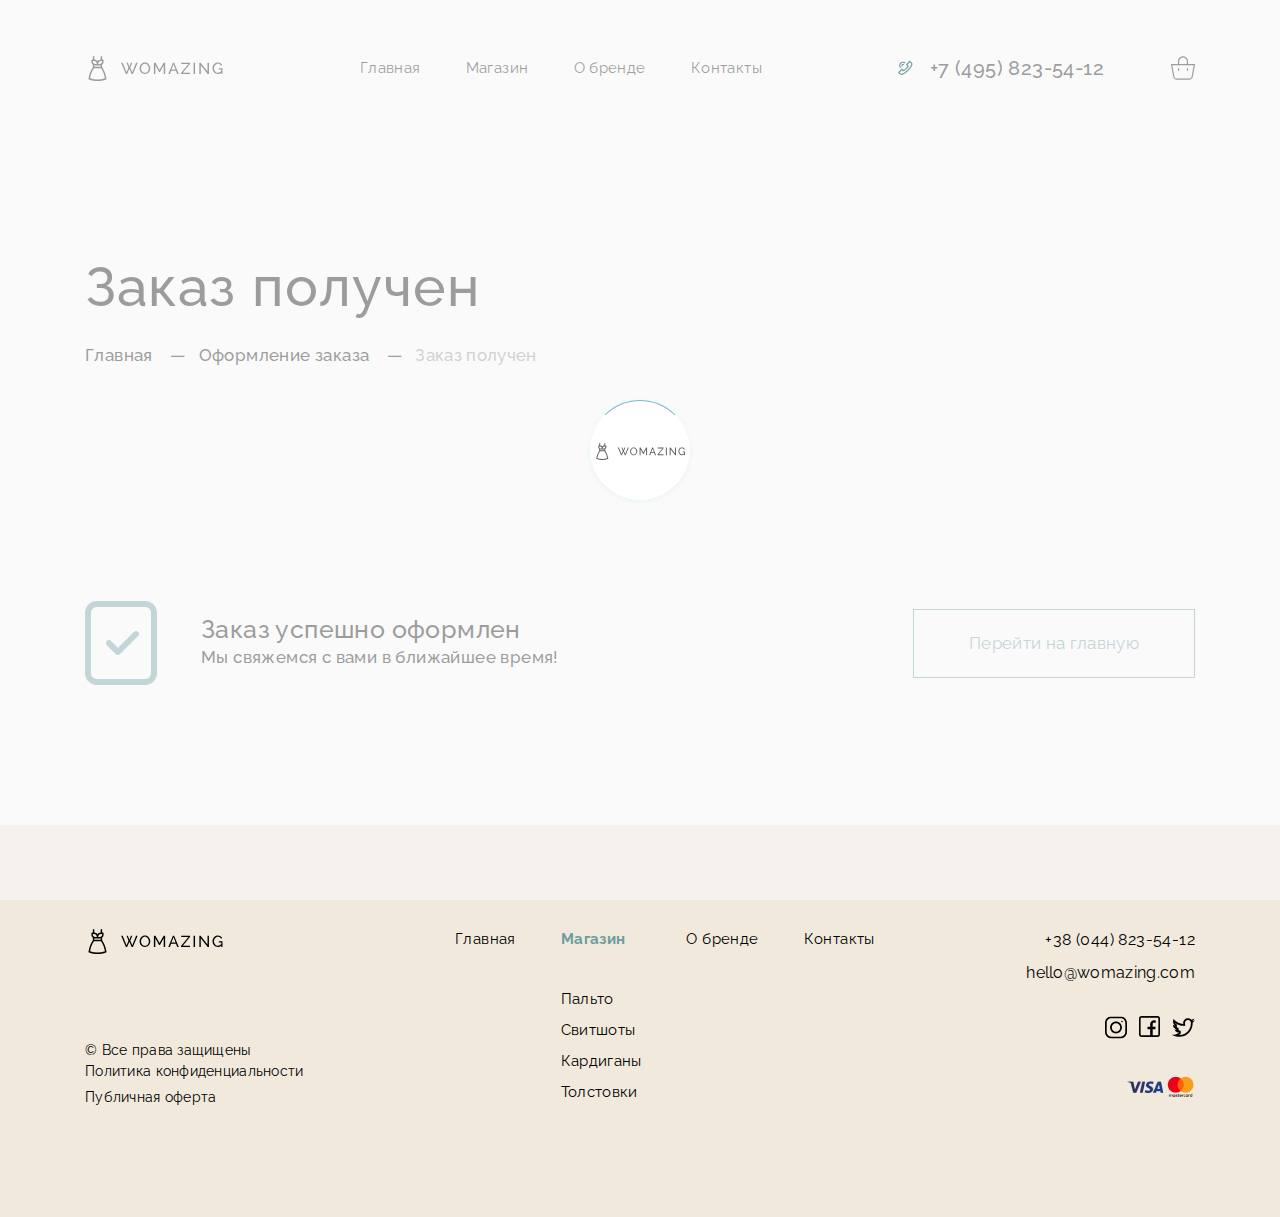
<file: success.html>
<!DOCTYPE html>
<html lang="ru">
    <head>
        <meta charset="UTF-8">
        <meta http-equiv="X-UA-Compatible" content="IE=edge">
        <meta name="viewport" content="width=device-width, initial-scale=1.0">
        <title>WOMAZING</title>
        <meta name="description" content="Только у нас качественная и недорогая одежда">
        <meta name="keywords" content="womazing , magazin , одежда ,  вомазинг">
        <meta property="og:title" content="Лучшая качественная одежда 'womazing'">
        <meta property="og:description" content="Только у нас самая качественная одежда , лучшие и приемлимые цены">
        <meta property="og:type" content="article">
        <meta data-n-head="ssr" data-hid="og:image" property="og:image" content="https://alexpushka0.github.io/womazing1/assest/img/preveiw.png">
        <meta property="og:image" content="https://alexpushka0.github.io/womazing1/assest/img/preveiw.png">
        <meta property="og:site_name" content="WOMAZING">
        <meta name="theme-color" content="#091E31">
        <link rel="apple-touch-icon" href="./assest/img/apple-touch-icon.svg">
        <link rel="icon" type="image/png" href="./assest/img/favecon.svg">
        <link rel="preconnect" href="https://fonts.googleapis.com">
        <link rel="preconnect" href="https://fonts.gstatic.com" crossorigin>
        <link href="https://fonts.googleapis.com/css2?family=Raleway:wght@400;500;700&display=swap" rel="stylesheet">
        <link
        rel="stylesheet"
  href="https://cdn.jsdelivr.net/npm/swiper@9/swiper-bundle.min.css"
  >
  <link rel="stylesheet" href="./assest/css/slick.css">
  <link rel="stylesheet" href="./assest/css/main.css">
</head>
<body>
    <!--? Preloader Start -->
    <div id="preloader-active">
        <div class="preloader d-flex align-items-center justify-content-center">
            <div class="preloader-inner position-relative ">
                <div class="preloader-circle"></div>
                <div class="preloader-img pere-text">
                    <img src="./assest/img/logo.svg" alt="logo">
                </div>
            </div>
        </div>
    </div>
    <header class="header">
        <div class="container">
            <div class="nav header-sticky sticky-bar">
                <img src="./assest/img/logo.svg" alt="logo">
                <nav class="menu">
                    <ul class="menu__list">
                        <li class="menu__item">
                            <a href="index.html">
                                Главная
                            </a>
                        </li>
                        <li class="menu__item">
                            <a href="shop.html">
                                Магазин
                            </a>
                        </li>
                        <li class="menu__item">
                            <a href="info-brand.html">
                                О бренде
                            </a>
                        </li>
                        <li class="menu__item">
                            <a href="contacts.html">
                                Контакты
                            </a>
                        </li>
                </ul>
            </nav>
            <div class="info">
                <div class="info-phone">
                    <div class="info-phone__hover">
                        <img src="./assest/img/telephone.svg" class="info__phone-img">
                        <div class="info-phone__overlay"></div>
                    </div>
                    <a href="tel:+34958235412" class="info-phone__tel">
                        +7 (495) 823-54-12
                    </a>
                </div>
                <a href="basket.html" class="info__basket"> 
                    <img src="./assest/img/shopping-bags .svg" alt="">
                </a>
            </div>
            <div class="burger-menu">
                <h3 class="burger-menu__text">MENU</h3>
                <ul class="burger-menu__list">
                    <li class="menu__item">
                        <a href="index.html">
                            Главная
                        </a>
                    </li>
                    <li class="menu__item">
                        <a href="shop.html">
                            Магазин
                        </a>
                    </li>
                    <li class="menu__item">
                        <a href="info-brand.html">
                            О бренде
                        </a>
                    </li>
                    <li class="menu__item">
                        <a href="contacts.html">
                            Контакты
                        </a>
                    </li>
                </ul>
            </div>
            <div class="info-modal-offer">
                <div class="info-modal__overlay"></div>
                <form action="#" class="info-modal__form form-modal  js-form" id="form-modal">
                    <img src="./assest/img/Close.png" alt="close" class="info-modal__exit">
                    <h3 class="title-form ">
                        Заказать обратный звонок
                    </h3>
                    <input type="text" class="info-modal__input" placeholder="Имя" name="name" required>
                    <input type="email" class="info-modal__input" placeholder="E-mail" name="email" required>
                    <input type="tel" class="info-modal__input" placeholder="Телефон" name="tel" required>
                    <button type="submit" class="btn form-info-btn">Заказать звонок</button>
                </form>
                
            </div>
            <div class="for-user-offer">
                <div class="info-modal__overlay for-user__overlay"></div>
                <div class="message-for-user">
                    
                    <h3 class="message__title">
                        Отлично! Мы скоро вам перезвоним.
                    </h3>
                    <button type="button" class="message-for__exit">
                        Закрыть
                    </button>
                </div>
            </div> 
        </div> 
    </header>
    <section class="navigeishons">
        <div class="container">
         <h1 class="title ">Заказ получен</h1>
       <div class="navigeishon-blok"> 
         <span class="navigeishon-blok__one">
           <a href="index.html">Главная</a>
         </span>
         <span class="navigeishon-blok__one">
 
             <a href="checkout.html">Оформление заказа</a> 
           </span>
         <span class="navigeishon-blok__shop active">Заказ получен</span>
       </div> 
     </div> 
     </section>
     <section class="success">
    <div class="container">
        <div class="success-wrapper">
            <div class="success-blok">
                <img src="./assest/img/Group1.png" alt="Group" class="success-blok__img">
                <div class="blok-info">
                    <h3 class="blok-info__title">
                        Заказ успешно оформлен
                    </h3>
                    <p class="blok-info__text">
                        Мы свяжемся с вами в ближайшее время!
                    </p>
                </div>
            </div>
            <a href="index.html" class="success-btn btn">
                Перейти на главную
            </a>
        </div>
    </div>
     </section>
    <footer class="footer ">
        <div class="container">
            <div class="links">
                <div class="logo-war">
                    <img src="./assest/img/logo.svg" alt="logo">
                    <div class="logo-war__text">
                        <span class="logo-war__span">© Все права защищены</span>
                        <a  href="#" class="logo-war__info">Политика конфиденциальности</a>
                        <a href="#" class="logo-war__info">Публичная оферта</a>
                    </div>
                </div>
                <nav class="menu">
                    <ul class="menu__list">
                        <li class="menu__item">
                            <a href="index.html">
                                Главная
                            </a>
                        </li>
                        <li class="menu__item active">
                            <a href="shop.html">
                                Магазин
                            </a>
                            <div class="shop-assorti">
                               <ul>
                                <li class="shop-assorti__item"><a href="#properties__item">Пальто</a></li>
                                <li class="shop-assorti__item"><a href="#properties__item">Свитшоты</a></li>
                                <li class="shop-assorti__item"><a href="#properties__item">Кардиганы</a></li>
                                <li class="shop-assorti__item"><a href="#properties__item"> Толстовки</a></li>
                              </ul> 
                            </div>
                        </li>
                        <li class="menu__item">
                            <a href="info-brand.html">
                                О бренде
                            </a>
                        </li>
                        <li class="menu__item">
                            <a href="contacts.html">
                                Контакты
                            </a>
                        </li>
                    </ul>
                </nav>
                <div class="messengers">
                  <div class="messengers-tel-mail">
                    <a href="tel:380448235412" class="messengers__tel" >
                        +38 (044) 823-54-12
                    </a>
                    <a href="mailto:hello@womazing.com" class="messengers__mail">hello@womazing.com</a>
                </div>  
                    <div class="messengers-life">
                       <div class="messengers-life__icon">
                        <!--noindex-->
                        <a href="https://www.instagram.com/" rel="nofollow noopener noreferrer" target="_blank">
                            <img src="./assest/img/instagram.svg" alt="instagram" >
                        </a>
                        <!--/noindex-->
                      </div>
                      <div class="messengers-life__icon">
                       
                        <!--noindex-->
                        <a href="https://www.facebook.com/" rel="nofollow noopener noreferrer" target="_blank">
                            <img src="./assest/img/facebook.svg" alt="facebook" >
                        </a>
                        <!--/noindex-->
                        </div>
                        <div class="messengers-life__icon">
                        <!--noindex-->
                        <a href="https://www.twitter.com/" rel="nofollow noopener noreferrer" target="_blank">
                            <img src="./assest/img/twitter .svg" alt="twitter" >
                        </a>
                        <!--/noindex-->
                        </div>
                    </div>
                      <div class="messengers-visa">
                        <img src="./assest/img/visa-mastercard.png" alt="visa-mastercard" class="visa-mastercard">
                      </div>
                    </div>
                    </div>
                </div>
            </div>
        </div>
    </footer>
    <script src="./assest/js/jquery-3.5.1.min.js"></script> 
    <script src="./assest/js/jquery.validate.js"></script>
    <script src="https://cdn.jsdelivr.net/npm/swiper@9/swiper-bundle.min.js"></script>
    <script src="./assest/js/slick.min.js"></script>
    <script src="./assest/js/main.js"></script>
    </body>
    </html>
</file>
<file: assest/css/main.css>
body {
overflow: visible;
font-family: 'Raleway', sans-serif;
font-size: 20px;
font-weight: 500;
line-height: 140%;
letter-spacing: 0.02em;
margin: 0;
padding: 0;
color:  #000000;
}

a {
    text-decoration: none;
    color: #000000;
    display: block;
}
h1, h2, h3, h4, h5, h6 {
	padding: 0;
	margin: 0;
}
p {
    margin: 0;
    padding: 0;
}
ul, li {
	display: block;
	padding: 0;
	margin: 0;
}
*{
    box-sizing: border-box;
}
input,button {
    outline: none;
    border: none;
    background-color: transparent;
}
input::-webkit-outer-spin-button,
input::-webkit-inner-spin-button {
  -webkit-appearance: none;
  margin: 0;
}
 
/* Firefox */
input[type=number] {
  -moz-appearance:textfield;
}

input[type="text"] {
    color: black; 
  }
  input[type="email"] {
    color: black; 
  }
  input[type="tel"] {
    color: black; 
  }
  input[type="text"]:placeholder-shown {
    color: #868686;
  }

.container {
   width:1110px ;
    margin:0 auto;
}
.btn {
    display: block;
    font-weight: 400;
    font-size: 17px;
    line-height: 138.9%;
    text-align: center;
    letter-spacing: 0.02em;
    padding: 22px 55px ;
}
.header {
    padding: 54px 0  45px 0 ;
}
.header-color {
    background: linear-gradient(to right, #fff 54.5%,  #F1EADC
    45.5%);
}
@keyframes spin {
    0% { transform: rotate(0deg); } /* задаем начальный угол поворота */
    100% { transform: rotate(360deg); } /* задаем конечный угол поворота */
  }
.preloader {
    background-color: #f7f7f7;
    width: 100%;
    height: 100%;
    position: fixed;
    top: 0;
    left: 0;
    right: 0;
    bottom: 0;
    z-index: 999999;
    -webkit-transition: .6s;
    -o-transition: .6s;
    transition: .6s;
    margin: 0 auto;}

    .align-items-center {
        -ms-flex-align: center!important;
        align-items: center!important;
    }

    .d-flex {
        display: -ms-flexbox!important;
        display: flex!important;
    }
    .justify-content-center {
        -ms-flex-pack: center!important;
        justify-content: center!important;
    }
    .position-relative {
        position: relative!important;
    }
    .preloader .preloader-circle {
        width: 100px;
        height: 100px;
        position: relative;
        border-style: solid;
        border-width: 1px;
        border-top-color: #3095c1;
        border-bottom-color: transparent;
        border-left-color: transparent;
        border-right-color: transparent;
        z-index: 10;
        border-radius: 50%;
        -webkit-box-shadow: 0 1px 5px 0 rgba(35,181,185,0.15);
        box-shadow: 0 1px 5px 0 rgba(35,181,185,0.15);
        background-color: #fff;
        animation: spin 2s linear infinite;
        -webkit-transition: .6s;
        -o-transition: .6s;
        transition: .6s;
    }
    
.preloader .preloader-img {
    position: absolute;
    top: 50%;
    z-index: 200;
    left: 0;
    right: 0;
    margin: 0 auto;
    text-align: center;
    display: inline-block;
    -webkit-transform: translateY(-50%);
    -ms-transform: translateY(-50%);
    transform: translateY(-50%);
    padding-top: 6px;
    -webkit-transition: .6s;
    -o-transition: .6s;
    transition: .6s;
}
    .preloader .preloader-img img { 
        max-width: 92px;
    }
.sticky-bar {
    left: 0;
    margin: auto;
    position: fixed;
    top: 0;
    width: 100%;
    height: 95px;
    -webkit-box-shadow: 0 10px 15px rgb(25 25 25 / 10%);
    box-shadow: 0 10px 15px rgb(25 25 25 / 10%);
    z-index: 9999;
    -webkit-animation: 300ms ease-in-out 0s normal none 1 running fadeInDown;
    animation: 300ms ease-in-out 0s normal none 1 running fadeInDown;
    -webkit-box-shadow: 0 10px 15px rgb(25 25 25 / 10%);
    background: #fff;
    padding: 0 400px;
}

.nav {
    display: flex;
    justify-content: space-between;
    align-items: center;
}
.menu__list {
    display: flex;
 
}
.menu {
    display: flex;
}
.menu__item {
    margin-right: 45px;
}
.menu__item:last-child {
    margin-right: 0px;
}
.menu__item.active a {
    font-weight: 700;
    line-height: 140%;
    font-size: 15px;
    color: #6E9C9F;

}
.menu__item a {
    font-weight: 400;
    font-size: 15px;
    line-height: 140%;
    color:#000
}
.info-phone {
    display: flex;
    align-items: center;
}
.info__phone-img {
    width: 17px;
    height: 17px;
    margin-right: 15px;
}
.info-phone__hover {
    position: relative;
    transition: all .5s ease-in;
}

.info-phone__hover:hover .info-phone__overlay {
    opacity: 1;
}
.info-phone__overlay {
    width: 27px;
    height: 27px;
    position: absolute;
    top: 0;
    bottom: 0;
    left: 0;
    right: 0;
    opacity: 0;
    visibility: none;
    transition: .5s ease;
    background: url(../img/telephone-vector\ 1.svg) no-repeat center ,linear-gradient(0deg, rgba( 110, 156, 159, 1), rgba( 110, 156, 159,1));
}
.header-img {
    width: 45.5%;
    background: #F1EADC;
    height: 826px;
    margin-top: -80px;
    margin-left:auto;
}
.info-modal-offer {
    display: none;
}
.info-modal-offer.active {
    display: block;
}
.info  {
    display: flex;
    align-content: center;
    align-items: center;
    flex-wrap: wrap;
}
.info__basket {
    margin-left: 67px;
    width: 24px;
    height: 24px;
}
.info-basket__input {
    position: absolute;
    left: 1272px;
    top: 42px;
    width: 15px;
    height: 15px;
    background: #998E78;
    border-radius: 50px;
    font-weight: 400;
    font-size: 9px;
    line-height: 100%;
    text-align: center;
    letter-spacing: 0.02em;
    color: #FFFFFF;
}
.offer {
    margin-top: 153px;
    max-width: 600px;
}
.swiper {
    width: 600px;
    height: 700px;
    margin-left: 0px;
  }
  .swiper-pagination-bullet {
    width: 30px;
    height: 4px;
    border-radius:  0;
    cursor: pointer;
  }
  .swiper-pagination-bullet-active {
    background: #000000;
  }
.offer__title {
    max-width: 585px;
    font-weight: 500;
    line-height: 110%;
    font-size: 55px;
    letter-spacing: 0.02em;
}
.offer__text {
    max-width: 385px;
    font-weight: 400; 
    font-size: 20px;
    line-height: 140%;
    text-align: right;
    letter-spacing: 0.02em;
    margin: 45px 0 52px 0 ;
}
.offer__btn-vector {
    background: rgba(110, 156, 159, 0.1);
    padding: 19.5px 26px;
}
.offer__btn-click {
    display: flex;
    align-items: center;
    margin-left: 65px;
}
.offer__btn {
    background: #6E9C9F;
    color: #FFFFFF;
    transition:  background 0.5s ease;

}
.offer__btn:hover {
    background: #509498;
}
.vector {
    margin-bottom: -4.4px;
}
.dots {
    display: flex;
    margin-top: -110px;
    margin-left: 260px;
}
.dot {
    width: 30px;
    height: 4px;
    background: #D1D1D1;
    margin-left: 12px;

}
.dot.active {
    background: #000000;
}
html { 
     scroll-behavior: smooth;
     
}
.model-img__left {
    background: url(../img/lovegirl.png) no-repeat left top /cover;
    width: 190px;
   height: 318px;
   display: block;
   margin-left: -120px;
   margin-top: 380px;
   position: absolute;
}
.model-img__center {
    background: url(../img/heargirl.png)  no-repeat center top /cover;
    width: 410px;
    height: 646px;
    display: block;
    margin-right: -93px;
}
.model-img__right {
    background: url(../img/shlapkagirl.png) no-repeat right top /cover;
    width: 197px;
    height: 197px;
    display: block;
    margin-right: -99px;
    margin-top: 124px;
}
.title-form {
    font-size: 25px;
    line-height: 140%;
    width: 350px;
    font-weight: 500;
}
.info-modal__exit {
    margin-left: 363px;
    cursor: pointer;
}
.for-user__overlay {
    position: fixed;
    width: 100%;
    height: 100%;
    z-index: 1;
    background-color: rgba(110, 156, 159, 0.95);
    top: 0;
    left: 0; 
}
.info-modal__overlay {
position: fixed;
width: 100%;
height: 100%;
z-index: 1;
background-color: rgba(110, 156, 159, 0.95);
top: 0;
left: 0;
}
.info-modal__form {
    position: fixed;
    z-index: 2;
    top: 50%;
    left: 50%;
    transform: translate(-50% ,-50%);
    background: #fff;
    padding: 32px  80px 70px;
    max-width: 491px;
    margin: 0 auto;
}
.form-info-btn {
    width: 105%;
    color: #fff;
    background: #6E9C9F;
    border: 0;
    display: block;
    margin-top: 35px;
}

.for-user-offer {
    display: none;
}
.for-user-offer.active {
    display: block;
}
.message-for-user{
    display: flex;
    flex-direction: column;
    align-items: center;
    gap: 35px;
    position: absolute;
    width: 600px;
    padding: 70px;
    background: #fff;
    position: fixed;
    z-index: 2;
    top: 50%;
    left: 50%;
    transform: translate(-50% ,-50%);
    margin: 0 auto;
}

.message__title {
    font-weight: 500;
    font-size: 25px;
    line-height: 140%;
    letter-spacing: 0.02em;
    
}
.message-for__exit {
    cursor: pointer;
    font-weight: 400;
    font-size: 17px;
    line-height: 138.9%;
    text-align: center;
    color: #6E9C9F;
    letter-spacing: 0.02em;
    gap: 10px;
    max-width: 168px;
    border: 1px solid #6E9C9F;
    padding: 22px 50px;
    /* margin-top: 35px; */
}
.info-modal__input {
    width: 350px;
    height: 40px;
    border: 0;
    border-bottom: 1px solid black;
    margin-top: 35px;
    font-weight: 500;
    font-size: 17px;
    line-height: 140%;
    letter-spacing: 0.02em;
    color: #868686;
    background: #fff;
}
.info-modal__input.valid {
    background: #fff;
}
.wrapp-offer {
display: flex;
}
.model-img {
    display: flex;
}
.slider-produkt {
    background: linear-gradient(to right, #fff 54.5%,  #F1EADC
    45.5%);
}
.collection {
    padding: 130px 0 65px 0;
}
.wrapper{
    display: flex;
    justify-content: space-between;
    margin-top: 92px;
}
.title {
    font-weight: 500;
    font-size: 55px;
    line-height: 110%;
    letter-spacing: 0.02em;
    color: #000000;
}
.title_collection {
    font-size: 40px;
}
.title_dream-team {
    font-size: 40px;
}
.title_important {
    font-size: 40px;
}
.clothes-title {
    font-weight: 500;
    font-size: 20px;
    line-height: 140%;
    letter-spacing: 0.02em;
    margin-top: 24px;
    text-align: center;
}
.clothes-span {
    font-weight: 500;
    font-size: 15px;
    line-height: 140%;
    letter-spacing: 0.02em;
    color: #998E78;
    display: flex;
    justify-content: center;
    margin-top: 7px;
}
.clothes-span.old {
    margin-right: 10px;
    color: #9C9C9C;
    text-decoration-line: line-through;
}
.span-mone-old {
    display: flex;
    justify-content: center;
}
.clothes-photo{
    position: relative;
    transition: all .5s ease-in;
    max-width: 350px;
}
.clothes__overlay {
    position: absolute;
    top: 0;
    bottom: 0;
    left: 0;
    right: 0;
    height: 99%;
    width: 100%;
    opacity: 0;
    visibility: none;
    transition: .5s ease;
    background: url(../img/vector-while.svg) no-repeat center,linear-gradient(0deg, rgba( 110, 156, 159, 0.64), rgba( 110, 156, 159, 0.64));
}
.clothes-photo:hover .clothes__overlay {
    opacity: 1;
  }
  .clothes-btn {
    color: #6E9C9F;
    gap: 10px;
    max-width: 243px;
    border: 1px solid #6E9C9F;
    padding: 22px 49px;
    transition: all 0.5s ease;
}
.clothes-buy {
    display: flex;
    justify-content: center;
    margin-top: 65px;
}
.clothes-btn:hover {
background:  #6E9C9F;
color: #fff;
} 
.important {
    padding: 65px 0;
}
.advantage {
    max-width: 305px;
}
.offer-advantages {
    display: flex;
    justify-content: space-between;
    margin-top: 92px;
    align-items: center;
}
.advantage__title {
    font-weight: 500;
    font-size: 25px;
    line-height: 140%;
    letter-spacing: 0.02em;
    margin: 37px 0 24px;
}
.advantage__text {
    font-weight: 500;
    font-size: 17px;
    line-height: 140%;
    letter-spacing: 0.02em;
    color: #000000;
 
}
.dream-team {
    padding: 65px 0 130px;
}
.offer__img {
    margin-top: 92px;
    /* max-width: 730px;
    height: 490px;  */
    display: flex!important;
}
.dream-team__photo {
    max-width: 730px;
    height: 490px;
    display: none;
}
/* .swiper-gerls {
    max-width: 730px;
    height: 490px;
} */
.dream-team__photo.active {
    display: block;
}

.dot-dt {
    width: 30px;
    height: 4px;
    background: rgba(255, 255, 255, 0.36);
    margin-right: 12px;
    border: 0;
    
}
.dot-dt.active {
    background: #FFFFFF;
}
.swiper-horizontal>.swiper-pagination-bullets .swiper-pagination-bullet,.swiper-pagination-horizontal.swiper-pagination-bullets .swiper-pagination-bullet {
    margin: 45px var(--swiper-pagination-bullet-horizontal-gap,4px)
}
.offer-wrapp {
    display: flex;
    justify-content: space-between;
}
.content-info {
    max-width: 255px;
    margin-top: 170px;
}
.content-info__title {
    font-weight: 500;
    line-height: 140%;
    letter-spacing: 0.02em;
    font-size: 25px;
}
.content-info__text {
    font-weight: 500;
    font-size: 17px;
    line-height: 140%;
    letter-spacing: 0.02em;
    margin-bottom: 28px;
}
.content-info__btn {
    font-weight: 500;
    font-size: 17px;
    line-height: 140%;
    letter-spacing: 0.02em;
    color: #6E9C9F;
    display: inline-block;
    text-decoration: none;
    cursor: pointer;
}
.content-info__btn:after {
    background-color: #CEDEDF;
    display: block;
    content: "";
    height: 1px; 
    width: 0%;
    -webkit-transition: width .3s ease-in-out;
    -moz--transition: width .3s ease-in-out;
    transition: width .3s ease-in-out;
  }
  .content-info__btn:hover:after,
  .content-info__btn:focus:after {
    width: 100%;
  }
.points {
    position: absolute;
    display: flex;
    margin-top: -60px;
    margin: -60px 0 0 308px;
    cursor: pointer;
}
.point {
    width: 30px;
    height: 4px;
    background: rgba(255, 255, 255, 0.36);
    margin-right: 12px;
}
.point:last-child {
    margin-right: 0;
}
.point.active {
    background:#FFFFFF;
}
.button-prev {
    position: absolute;
    opacity: 0.5; 
    margin: -265px 0 0 -68px;
     /* margin: 317px 0 0  -68px; */
    transition: opacity 0.5s ease ;
    cursor: pointer; 
}
.button-next {
    position: absolute;
    opacity: 0.5;
    margin: -265px 0 0 757px;
    transition: opacity 0.5s ease;;
    cursor: pointer;
}
.button-prev:hover {
    opacity: 1;
}
.button-next:hover {
    opacity: 1;
}
  
.footer {
    background: #F1EADC;
    padding: 104px 0 ;
}
.links {
    display: flex;
    justify-content: space-between;
}
.logo-war__text {
    margin-top: 73px;
}
.logo-war__span {
    font-weight: 400;
    line-height: 140%;
    letter-spacing: 0.02em;
    font-size: 14px;
    margin-bottom: 6px;
}
.logo-war__info {
    font-weight: 400;
    line-height: 140%;
    letter-spacing: 0.02em;
    font-size: 14px;
    margin-bottom: 6px;
}
.messengers-tel-mail {
    display: flex;
    flex-direction: column;
    align-items: flex-end;
}

.messengers__tel {
    font-weight: 400;
    line-height: 140%;
    font-size: 16px;
    margin-bottom: 9px;
    display: inline-block;
}
.messengers__tel:after {
    background-color: #000000;
    display: block;
    content: "";
    height: 1px; 
    width: 0%;
    -webkit-transition: width .3s ease-in-out;
    -moz--transition: width .3s ease-in-out;
    transition: width .3s ease-in-out;
  }
  .messengers__tel:hover:after,
  .messengers__tel:focus:after {
    width: 100%;
  }
.messengers__mail {
    font-weight: 400;
    font-size: 16px;
    line-height: 140%;
    letter-spacing: 0.02em;
    display: inline-block;
}
.messengers__mail:after {
    background-color: #000000;
    display: block;
    content: "";
    height: 1px; 
    width: 0%;
    -webkit-transition: width .3s ease-in-out;
    -moz--transition: width .3s ease-in-out;
    transition: width .3s ease-in-out;
  }
  .messengers__mail:hover:after,
  .messengers__mail:focus:after {
    width: 100%;
  }
.messengers-life {
    display: flex;
    justify-content: flex-end;
    margin: 30.5px 0;
}
.messengers-life__icon {
    margin-right: 12px;
}
.messengers-life__icon:last-child {
    margin-right: 0;
}
.messengers-visa {
    display: flex;
    justify-content: flex-end;
}
.shop-assorti {
    margin-top: 39px;
}
.shop-assorti__item  {
    font-weight: 400;
    font-size: 14px;
    line-height: 140%;
    letter-spacing: 0.02em;
    margin-bottom: 10px;
    transition: all .3s ease-out 0s;
}
.shop-assorti__item a {
    color:#000 !important;
    font-weight: 400 !important;
    font-size: 15px !important;
    line-height: 140% !important;
}
.shop-assorti__item:hover {
    padding-left: 5px;
}
.burger-menu {
    display: none;
}
.burger-menu {
    background: #6E9C9F;
    color: #fff;
    padding: 5px 5px;
    border-radius: 10px;
}
.burger-menu__text {
    font-size: 17px;
}
.burger-menu__list {
    display: none;
    position: fixed;
    margin-top: 5px;
    background: #fff;
    padding: 20px 25px 20px 25px;
    right: 0;
    border-radius: 10px;;
}
.burger-menu__list.active {
    display: block;
}
.burger-menu__list li {
    margin-bottom: 20px;
    margin-right: 0;
}
/* Large: 992px - 1199px */
@media (max-width: 1199px) {
    .container {
		max-width: 960px;
	}
    .sticky-bar {
        padding: 0;
    }
    .model-img__center{
        margin-right: 0;
    }
    .model-img__right {
        position: absolute;
        margin-right: 0;
        margin-left: 228px;
        margin-top: 200px;
    }
    .clothes-photo img {
        max-width: 315px;
            max-height: 430px;
    }
   .offer-wrapp{
        flex-direction: column-reverse;
    }
    .content-info {
        min-width: 100%;
        margin-top: 20px;
    }
    .offer__img {
        margin-top: 90px;
    }
    .swiper-gerls {
        margin: auto;
    }
    .burger-menu {
        display: none;
    }
    .info-blok__photo{
        max-width: 400px;
    }
    .add-basket__btn {
        padding: 23px;
    }
    iframe {
        width: 100%!important;
        margin: auto;
    }
    .contacts-bloks {
        justify-content: center;
    }
    .contacts-blok:last-child {
        margin-right: 0;
    }
    .contact-form {
        margin-left: 80px;
    }
    .one-product__text {
        margin-right: 80px!important;
    }
    .product__tab_one {
        margin-right: 358px!important;
    } 

 }

 /* Medium: 768px - 991px */
@media (max-width: 991px) {
	.container {
		max-width: 720px;
	}
    .swiper {
        margin: auto;
        height: 592px;
    }
    .offer {
        margin-top: 0;
    }
    .swiper {
        margin-top: 50px;
    }
    .menu__list {
       display: none;
    }
    .model-img {
        display: none;
    }
    .collection {
        padding-bottom: 35px;
    }
    .wrapper {
        flex-wrap: wrap;
    }
    .advantage {
        max-width: 235px;
    }
    .advantage__text {
        font-size: 15px;
    }
    .dream-team__photo {
        max-width: 563px;
        height: 375px;
    }
    .button-next {
        margin: -215px 0 0 590px;
    }
    .button-prev {
        margin: -215px 0 0 -68px;
    }
    .footer {
        margin-top: 0px;
    }
    .dream-team {
        padding: 30px 0 75px 0  ;
    }
    .points {
        margin: -60px 0 0 230px;
    }
    .burger-menu {
        display: block;
    }
    .info-brand {
        padding-top: 20px!important;
    }
    .info-blok-wrapp {
        max-width: 300px!important;
    }
    .info-brand {
        padding-bottom: 65px!important;
    }
    .product-block {
        margin-top: 40px;
    }
    .wrapp-product {
        flex-direction: column;
    }
    .other-clothes {
        justify-content: center;
    }
    .other-options {
        padding: 65px 0!important;
    }
    .contacts-bloks {
        justify-content: space-between;
    }
    .contacts-blok {
        margin-right: 60px!important;
    }
    .contacts-blok:last-child {
        margin-right: 0px!important;
    }
    .product-tabs {
        justify-content: space-between;
    }
    .product__tab {
        margin-right: 0!important;
    }
    .basic-content {
        justify-content: space-between;
    }
    .basic-vector {
        display: none;
    }
    .one-product {
        flex-direction: column;
    }
    .one-product__img {
        margin: 0 !important;
    }
    .one-product__text {
        margin-right: 0!important;
        margin-top: 20px;
    }
    .input-number_heght  {
        margin: 0px 95px !important;
    }
    .control-kypon {
        justify-content: center;
    }
    .control-kypon__basket  {
        margin: 30px auto 0!important;
    }
    .money-total {
        margin: 88px auto 0!important;
    }
    .control-kypon__text {
        text-align: center !important;
        margin: 30px auto 0;
    }
    .control-kypon__false {
        text-align: center !important;
        margin: 30px auto 0;
    }

}
 /* Small: 576px - 767px */
@media (max-width: 767px) {
    .container {
		max-width: 540px;
	}
    .collection {
        padding-top: 60px;
    }
    .clothes {
        margin: 30px auto;
    }
    .clothes-photo img {
       max-height:  425px!important;
    }
    .title {
        text-align: center;
    }
    .swiper {
        max-width: 540px;
    }
    .offer__title {
        max-width: 480px;
    }
    .offer-advantages {
        flex-wrap: wrap;
    }
    .advantage:last-child {
        margin-top: 40px;
    }
    .dream-team {
        padding: 30px 0 40px 0;
    }
    .offer__img {
        margin-top: 40px;}
    .dream-team__photo {  
     max-width: 440px;
    height: 300px}
    .button-prev {
        margin: -175px 0 0 -60px;
    }
    .button-next {
        margin: -175px 0 0 468px;
    }
    /* .swiper-gerls {
        height: 380px;
    } */
    .points {
        margin: -40px 0 0 160px;
    }

    .clothes__indent {
        margin: 30px auto!important;
    }
    .info-blok {
        flex-direction: column!important;
    }
    .info-blok-wrapp {
        max-width: 90%!important;
        margin-top: 30px;
    }
    .other-clothes {
        flex-direction: column;
    }
    .clothes_left {
        margin:auto!important;
    }
    iframe {
        max-height: 300px!important;
    }
}

  /* big small: 0px (320px) - 575px */ 
  @media screen and (min-width: 370px) and (max-width: 575px) {
    .container {
        width: 100%;
        padding: 0 15px;
	}
    .dream-team__photo {
        max-width: 400px !important;
        max-height: 200px !important;
    }
    .points {
        margin: -40px 0 0 100px !important;
    }
  }


/* Extra small: 0px (320px) - 575px */
@media (max-width: 575px) {
    .container {
        width: 100%;
        padding: 0 15px;
	}
    .info-phone__tel {
        display: none;
    }
    .content-info {
        text-align: center;
    }
    .info-phone__hover {
        margin-left: 27px;
    }
    .info {
        flex-wrap: nowrap;
    }
    .info__basket {
        margin-left: 0;
    }
    .nav {
        justify-content: normal;
    }
    .burger-menu {
        margin-left: 15px;
    }
    .offer__title {
        font-size: 35px;
    }
    .offer__text {
        font-size: 16px;
        text-align: start;
    }
    .offer__btn-vector {
        padding: 13px 20px;
    }
    .offer__btn {
        padding: 16px 10px;
    }
    .offer__btn-click {
        margin-left: 5px;
    }
    .dots  {
        margin-left: 75px;
        margin-top: -200px;
    }
    .clothes-photo img {
        max-width: 300px;
    }
    .offer-advantages {
        flex-direction: column;
    }
    .advantage {
        margin: auto;
        text-align: center;
    }
    .advantage:nth-child(2){
        margin-top: 20px;
    }
    .dream-team__photo {
        max-width: 300px;
        max-height: 180px;
    }
    .arrows {
        display: none;
    }
    .points {
        margin: -40px 0 0 80px;
    }
    .logo-war__text {
        margin-top: 30px;
    }
    .messengers-tel-mail {
        margin-left: -25px;
    }
    /* .swiper-gerls {
        height: 300px;
    } */
    .title-form {
        width: 100%;
    }
    .info-modal__form {
        width: 90%;
        padding: 20px 30px;
    }
    .info-modal__input {
        width: 90%;
    }
    .info-modal__exit {
        margin-left: auto;
    }
    .form-info-btn {
        padding: 20px 25px;
    }
    .info-blok__photo {
        max-width: 100%;
    }
    .swiper {
        height: 470px;
    }
    .wrapp-product__photo {
        max-width: 100%!important;
    }
    .product-block {
        margin: 40px auto 0!important;
    }
    .size-bloks {
        flex-wrap: wrap;
    }
    .add-basket {
        flex-direction: column;
    }
    .add-basket__input {
       margin-right: 135px;
    }
    .add-basket__btn {
        margin-top: 30px;
    }
    .message-for-user {
        width: 90%;
        padding: 25px;
        text-align: center;
        display: block;
    }
    .message__title {
        margin-bottom: 15px;
    }
    .contacts-form {
        padding: 45px 0 70px!important;
    }
    iframe {
        max-height: 240px!important;
    }
    .contacts-bloks {
        flex-direction: column;
        padding: 75px 0 !important;
     }
    .info-modal__input_botton {
        max-width: 100%;}
        .sent-form {
            padding: 30px 20px!important;
            text-align: center;
        }
        .basket-order {
            padding: 0 0 64px 0 !important;
        }
        .product-backet {
            display: none;
        }
        .basic-content {
            margin: 0px 0 40px 0 !important;
        }
        .one-product__span {
            display: none;
        }
        .input-number_heght  {
            margin: 15px 0!important;
        }
        .control-kypon__input {
            width: 100% !important;
        }
        .control-kypon {
            flex-direction: column !important ;
        }
        .basket-order {
            padding: 0 0 64px 0 !important;
        }
        .control-kypon__button {
            margin: 20px 0 0 0 !important;
        }
        .total-order {
            flex-direction: column;
        }
        .total-order__btn {
            margin: 20px auto 0 !important;
        }
        .money-total {
            margin: 40px auto 0!important;
        }    
        .subtotal {
            margin: 0 auto 28px;
        }  
        .total {
            margin: auto;
        } 
}
    @media (max-width: 575px) {
        .container {
            width: 100%;
            padding: 0 15px;
        } 
        .nav {
            justify-content: space-between;
        }
        .info-phone__hover {
            margin-right: 25px;
        }
        .contact-form {
            margin: 0;
        }
        @media (max-width: 575px) {
            .container {
                width: 100%;
                padding: 0 15px;
            } 
            .nav {
                justify-content: space-between;
            }
            .info-phone__hover {
                margin-right: 25px;
            }
            .contact-form {
                margin: 0;
            } 
        }

        @media (max-width: 340px) {
            .info-phone__hover {
                margin:  0 10px;
            }
            .burger-menu {
                margin-left: 12px;
            }
            }
}
/* MAGAZ */
.header-shop {
    padding: 54px 0  112px ;
}

.navigeishon-blok {
    margin-top: 26px;
}
.navigeishon-blok__one {
    font-weight: 500;
    font-size: 17px;
    line-height: 140%;
    display: inline-block;
}
.navigeishon-blok__one a {
    display: inline-block;
}
.navigeishon-blok__one::after {
    content: '—';
    width: 16px;
    margin:0 13px;
}
.navigeishons {
    padding: 130px 0  112px;
}
.navigeishon-blok__shop {
    font-weight: 500;
    font-size: 17px;
    line-height: 140%;
    letter-spacing: 0.02em;
    color: #919191;
    display: none;
    
}
.navigeishon-blok__shop.active {
    display: block;
}
.collection_shop {
    padding: 92px  0 0 0;
}
.clothing-range {
    padding: 112px 0  130px ;
}
.properties {
    display: flex;
    align-items: center;
}
.properties__item  {
    width: 191px;
    padding: 19px 65px;
    gap: 10px;
    color: #000;
    display: flex;
    justify-content: center;
    border: 1px solid #000000;
    margin-right: 10px;
    font-weight: 500;
    font-size: 17px;
    line-height: 140%;
    letter-spacing: 0.02em;
}
.properties__item:last-child {
    margin-right: 0;
}
.properties__item.active {
    width: 162px;
    background: #000000;
}
.properties__item.active a {
    color: #fff;
}
.collection-navigeishon{
    font-size: 17px;
    line-height: 140%;
    letter-spacing: 0.02em;
    color: #808080;
    display: block;
    
}
.navigeishon-blok {
    display: flex;
}
.navigeishon-blok__shop.active {
    display: block;
}
.navigeishon-blok__shop {
    display: none;
}
.wrapper_clothes {
    flex-wrap: wrap;
    margin-top: 65px;
}
.clothes-photo img {
    height: 478px;
    width:  350px;
}
.clothes__indent {
    margin: 65px 0;
}
.collection-navigeishon_indent {
    margin-top: 65px;
}
.button-navigeishon__item {
    width: 41px;
    height: 41px;
    border: 1px solid #000000;
    font-size: 17px;
    line-height: 140%;
    letter-spacing: 0.02em;
    
}
.button-navigeishon__item:nth-child(2) {
    margin: 0 14px;
}
.button-navigeishon__item.active  {
    background: #000;
}
.button-navigeishon__item.active a {
    color: #fff;
}
.button-navigeishon {
    margin-top: 74px;
    display: flex;
    justify-content: center;
    align-items: center;
}

.error {
    font-size: 16px;
    font-weight: 400;
}

/* shop */
 /* Medium: 768px - 991px */
@media (max-width: 991px) {
	.container {
		max-width: 720px;
	}
    .clothing-range {
        padding: 70px 0 100px;
    }
    .navigeishon-blok {
        display: none;
    }
    .wrapper_clothes  {
        align-items: center;
    }
    .header-shop   {
        padding: 54px 0;
    }
    .title_shop {
        margin-top: 130px;
    }
    .clothing-range {
        padding: 70px 0 100px;
    }
    .properties__item {
        margin-bottom: 15px;
    }
    .properties {
        flex-wrap: wrap;
        justify-content: center;
    }
    .navigeishons {
        padding: 40px 0;
    }
}
    /* Small: 576px - 767px */
@media (max-width: 767px) {
    .container {
		max-width: 540px;
	}
    .clothes__indent {
        margin: 30px auto;
    }
    .properties__item:last-child {
        margin-right: 10px;
    }
}
/* info-brand */
.info-brand {
    padding: 112px 0 130px ;
}
.info-blok {
    display: flex;
    justify-content: space-between;
    align-items: center;
}
.info-blok__title {
    font-size: 25px;
    line-height: 140%;
    letter-spacing: 0.02em;
    font-weight: 500;
}
.info-blok__text {
    font-weight: 500;
    font-size: 17px;
    line-height: 140%;
    letter-spacing: 0.02em;
    margin-top: 46px;
}
.info-blok__text:last-child {
    margin-top: 25px;
}
.info-blok-wrapp {
    max-width: 542px;
}
.info-blok_flex {
    flex-direction: row-reverse;
    margin-top: 130px;
}
.info-blok__btn {
    max-width: 260px;
    padding: 22px 50px ;
    background: #6E9C9F;
    color: #fff;
    margin:130px  auto 0;
    transition: background 0.5s ease;
}
.info-blok__btn:hover {
    background: #509498;
}
/* ONE-ITEM */
.navigeishons_one-item {
    padding: 69px 0 51px;
}
.one-item-product {
    padding: 51px 0  65px;
}
.wrapp-product__photo {
    max-width: 536px;
    max-height: 729px;
}
.wrapp-product {
    display: flex;
    align-items: center;
}
.product-block {
    margin-left: 74px;
}
.mone-offer  {
   display: flex;
   align-items: center;
}
.mone-offer__span {
    font-weight: 500;
    font-size: 40px;
    line-height: 110%;
    letter-spacing: 0.02em;
    color: #998E78;
}
.mone-offer__span.old {
    font-weight: 500;
    font-size: 30px;
    line-height: 110%;
    letter-spacing: 0.02em;
    text-decoration-line: line-through;
    color: #9C9C9C;
    margin-left: 29px;
}
.config-product {
    margin-top: 59px;
}
.product-size {
    margin-bottom: 59px;
}
.product-size__title  {
    font-weight: 500;
    font-size: 20px;
    line-height: 140%;
    letter-spacing: 0.02em;
}
.product-color__title {
    font-weight: 500;
    font-size: 20px;
    line-height: 140%;
    letter-spacing: 0.02em;
}
.size-bloks  {
    display: flex;
    margin-top: 34px;
}
.size__blok {
    width: 41px;
    border: 1px solid #000000;
    font-weight: 500;
    font-size: 17px;
    line-height: 140%;
    letter-spacing: 0.02em;
    margin-right: 14px;
    padding: 9px;
    text-align: center;
    cursor: pointer;
    
}
.size__blok.active  {
    background: #000;
    color: #fff;
}

.color-bloks {
    display: flex;
    margin-top: 34px;
    cursor: pointer;
}
.color__blok {
    width: 41px;
    height: 41px;
    background: linear-gradient(0deg, #ffff, #ffff), #FFFFFF;
    border-radius: 100px;
    margin-right: 14px;
}
.color__blok_brown {
    background: linear-gradient(0deg, #927876, #927876), #927876;
}
.color__blok_grey {
    background: #D5D5D5;
}
.color__blok_pink {
    background: #FD9696;
}
.color__blok_orange {
    background: #FDC796;
}

.color__blok.active {
    border: 1px solid #000000;
}
.input-number {
    width: 68px;
height: 68px;
border: 1px solid #AFAFAF;
font-weight: 400;
font-size: 20px;
line-height: 140%;
text-align: center;
letter-spacing: 0.02em;

}
.add-basket  {
    margin-top: 59px;
    display: flex;
    align-items: center;
}
.add-basket__btn {
    margin-left: 11px;
    background: #6E9C9F;
    color: #fff;
    transition:  background 0.5s ease;
}
.add-basket__btn:hover {
    background: #509498;
}
.other-options {
    padding: 65px 0 130px;
}
.other-options__title {
    font-size: 40px;
}
.other-clothes {
    display: flex;
    margin-top: 67px;
}
.clothes_left {
    margin-left: 30px;

}
.contacts-form {
    padding: 112px 0 130px;
}

iframe {
    width: 1109px;
    height: 476px;
    
}
.contacts-karta {
    display: flex;
    justify-content: center;
}
.contacts-bloks {
    display: flex;
    padding: 130px 0;
}
.contacts-blok {
    margin-right: 98px;
    display: flex;
    flex-direction: column;
    align-items: flex-start;
    max-width: 332px;
}

.contacts-blok__text {
    font-weight: 500;
    font-size: 17px;
    line-height: 140%;
    letter-spacing: 0.02em;
    
}
.contacts-blok__info {
    font-weight: 500;
    font-size: 17px;
    line-height: 140%;
    letter-spacing: 0.02em;
        margin-top: 19px;
}
.form-connection {
    display: flex;
    flex-direction: column;
}
.info-modal__input_botton {
    padding: 10px 0 110px 0;
    width: 443px; 
}
.form-contacts-btn {
    margin-right: auto;
    text-align: center;
    letter-spacing: 0.02em;
    color: #FFFFFF;
    padding: 22px 50px;
    gap: 10px;
    background: #6E9C9F;
    margin-top: 35px;
    transition:  background 0.5s ease;

}
.form-contacts-btn:hover {
    background: #509498;

}
.sent-form {
    font-size: 17px;
    line-height: 140%;
    letter-spacing: 0.02em;
    color: #000000;
    padding: 30px 76px;
    gap: 10px;
    background: #F1EADC;
    max-width: 437px;
    margin-top: 62px;
    display: none;
}
.sent-form.active {
    display: block;
}
.basket-order {
    padding: 112px 0 130px;
}
/* .product-backet {

} */
.product-tabs {
    display: flex;
    align-items: center;
    width: 100%;
    border-bottom: 1px solid #CCCCCC; 
    padding-bottom: 26px;
}
.product__tab {
    line-height: 140%;
    color: #000;
}
.product__tab_one {
    margin-right: 416px;
}
.product__tab_two {
    margin-right: 139px;
}
.product__tab_three {
    margin-right: 169px;
}
.product__tab_four {
    margin-right: 100px;
} 
.basket-btn {
    margin-left: 11px;
    background: #6E9C9F;
    color: #fff;
}
.input-number_heght {
    width: 49px;
    height: 49px;
    margin: 0  238px 0 151px ;
}
.basic-content {
    margin: 50px 0 75px ;
    display: flex;
    align-items: center;
}
.one-product__text {
    font-size: 17px;
    line-height: 140%;
    letter-spacing: 0.02em;
    margin-right: 134px;    
}
.one-product {
 display: flex;
    align-items: center;
}
.one-product__img {
    margin: 0 40px;
}
.control-kypon {
    display: flex;
}
.control-kypon__input {
    width: 255px;
    border-bottom: 1px solid #000000;
    padding-bottom: 23px;
    font-size: 17px;
    line-height: 140%;
    letter-spacing: 0.02em;
    color: #868686;
}
.control-kypon__button {
    padding: 22px 50px;
    color: #6E9C9F;
    gap: 10px;
    border: 1px solid #6E9C9F;
    font-weight: 400;
    font-size: 17px;
    line-height: 138.9%;
    text-align: center;
    letter-spacing: 0.02em;
    display: block;
    margin-left: 16px;
    transition:  background 0.5s ease ;
}
.control-kypon__basket  {
    padding: 22px 50px;
    color: #6E9C9F;
    gap: 10px;
    border: 1px solid #6E9C9F;
    font-weight: 400;
    font-size: 17px;
    line-height: 138.9%;
    text-align: center;
    letter-spacing: 0.02em;
    display: block;
    margin-left: 16px;
    transition:  background 0.5s ease ;
}
.control-kypon__button:hover {
    background: #6E9C9F;
    color: #fff;
}
.control-kypon__basket:hover {
    background: #6E9C9F;
    color: #fff;
}
.control-kypon__text {
    max-width: 520px;
    text-align: left;
    margin-top: 30px;
    line-height: 140%;
    display: none;
}
.control-kypon__text.active {
    display: block;
}
.control-kypon__false {
    max-width: 520px;
    text-align: left;
    margin-top: 30px;
    line-height: 140%;
    display: none;
}
.control-kypon__false.active {
    display: block;
}
.control-kypon__basket {
    margin-left: auto;
    margin-top: -70px;
}
.money-total {
    margin-top: 88px;
    margin-left: auto;
    display: flex;
    flex-direction: column;
    max-width: 538px;
}
.subtotal {
    display: flex;
    margin-right: auto;
    margin-bottom: 28px;
}
.one-product__span{
    font-size: 17px;
}
.basic-product__span {
    font-size: 17px;
}
.subtotal__text{
    font-size: 17px;
}
.subtotal__text:last-child {
    margin-left: 20px;
}
.total-order {
    display: flex;
}
.total {
    display: flex;
    background: #F1EADC;
    padding: 16px 51px  16px 31px;
    max-width: 287px;
}
.total__text {
    font-size: 25px;
}
.total__text:last-child {
    margin-left: 70px;
}
.total-order__btn {
    background: #6E9C9F;
    color: #fff;
    max-width: 236px;
    padding: 22px 50px;
    margin-left: 15px;
}
.checkout {
    padding: 112px 0 130px;
}
.checkout-wrapper {
    display: flex;
    justify-content: space-between;
}
.checkout-form__title {
    font-size: 25px;
    font-weight: 500;
    line-height: 140%;
    letter-spacing: 0.02em;
}
.checkout-form {
    display: flex;
    flex-direction: column;
}
.checkout-form__item {
    display: flex;
    flex-direction: column;
    margin-top: 81px;
}
.checkout-form__item:first-child {
    margin-top: 0;
}
.checkout-form__input {
    max-width: 350px;
}
.checkout-form__title {
    margin-bottom: 12px;
}
.order-total__title {
    font-weight: 500;
    font-size: 25px;
    line-height: 140%;
    letter-spacing: 0.02em;
}
.order-total__items {
    display: flex;
    flex-direction: column;
    max-width: 255px;
}
.order-total__item {
    margin-top: 30px;
    display: flex;
    justify-content: space-between;
    width: 255px;
    align-items: center;
}
.order-total__item.active {
    width: 284px;
    background: #F1EADC;
    padding: 15px 24px 14px 18px;
    font-size: 21px;
}
.order-total__item:first-child {
    margin-top: 47px;
}
.order-total__text {
    font-weight: 500;
    font-size: 19px;
    line-height: 140%;
    letter-spacing: 0.02em;
}
.order-total__span {
    font-weight: 500;
    font-size: 19px;
    line-height: 140%;
    letter-spacing: 0.02em;
}
.payment-method {
    margin-top: 145px;
}
.payment-selection {
    display: flex;
    align-items: center;
    margin: 54px 0 47px;
}
.payment-method__title {
    font-weight: 500;
    font-size: 25px;
    line-height: 140%;
    letter-spacing: 0.02em;
}
.payment-selection__btn {
    width: 22px;
    height: 22px;
    border: 1px solid #000000;
    margin-right: 14px;
    padding: 6px;
}

.payment-selection__btn::before {
    display: block;
    content: "";
    width: 10px;
    height: 10px;
    background:#000;
    margin: -1px 0 0 -1px;
}

.payment-selection__text {
    font-weight: 500;
    font-size: 17px;
    line-height: 140%;
    letter-spacing: 0.02em;
}
.payment-selection__button {
    font-weight: 400;
    font-size: 17px;
    line-height: 138.9%;
    text-align: center;
    letter-spacing: 0.02em;
    color: #FFFFFF;
    padding: 22px 50px;
    gap: 10px;
    width: 246px;
    height: 68px;
    display: inline-block;
    background: #6E9C9F;
    max-width: 246px;
}
/* Large: 992px - 1199px */
@media (max-width: 1199px) {
    .container {
		max-width: 960px;
	}
    .order-total__item.active {
        width: 100%;
    }
 }

 /* Medium: 768px - 991px */
@media (max-width: 991px) {
	.container {
		max-width: 720px;
	}

}
 /* Small: 576px - 767px */
@media (max-width: 767px) {
    .container {
		max-width: 540px;
	}
    .payment-method {
        margin: 75px auto 0;
    }
    .checkout-wrapper {
        flex-direction: column;
    }
    .checkout-form {
        margin: auto;
    }
    .checkout-order {
        display: flex;
        flex-direction: column;
        margin: 60px auto 0;
    }
    .payment-method {
        margin-top: 75px;
    }
    .checkout {
        padding: 10px 0 55px;
    }
}
/* Extra small: 0px (320px) - 575px */
@media (max-width: 575px) {
    .container {
        width: 100%;
        padding: 0 15px;
    }
    .checkout-form__input {
         width: 100%;
    } 
    .title__width {
        font-size: 40px;
    }
    .checkout-form {
        width: 100%;
    }
}


.success {
    padding: 122px 0 140px;
}
.success-wrapper {
    display: flex;
    align-items: center;
    justify-content: space-between;
}
.success-blok {
    display: flex;
    align-items: center;
}
.blok-info {
    margin-left: 44px;
}
.blok-info__title {
    font-size: 25px;
    font-weight: 500;
}
.blok-info__text {
    font-size: 17px;
}
.success-btn {
    border: 1px solid #6E9C9F;
    font-weight: 400;
    font-size: 17px;
    line-height: 138.9%;
    text-align: center;
    letter-spacing: 0.02em;
    color: #6E9C9F;
}

@media (max-width: 991px) {
	.container {
		max-width: 720px;
	}
    .success-btn {
        padding: 20px 25px;
    }
    .success {
        padding: 85px 0;
    }
}
/* Small: 576px - 767px */
@media (max-width: 767px) {
    .container {
		max-width: 540px;
	}
    .success-wrapper {
        flex-direction: column;
    }
    .success {
        padding: 30px 0 55px;
    }
    .success-btn {
      margin: 40px auto 0;
    }
}

/* Extra small: 0px (320px) - 575px */
@media (max-width: 575px) {
    .container {
        width: 100%;
        padding: 0 15px;
    }
    .title {
        font-size: 40px;
    }
    .success-blok {
        flex-direction: column;
        justify-content: center;
        text-align: center;
    }
    .blok-info {
        margin: 30px  auto 0 ;
        width: 100%;
    }
    .blok-info__text {
        margin-top: 10px;
    }
}
/* .info__input {
    margin-top: -25px;
    width: 15px;
    height: 15px;
    background: #998E78;
    border-radius: 50px;
    font-weight: 400;
    font-size: 9px;
    line-height: 100%;
    text-align: center;
    letter-spacing: 0.02em;
    color: #FFFFFF;
    display: none;
}
.info__input.active {
    display: block;
} */
</file>
